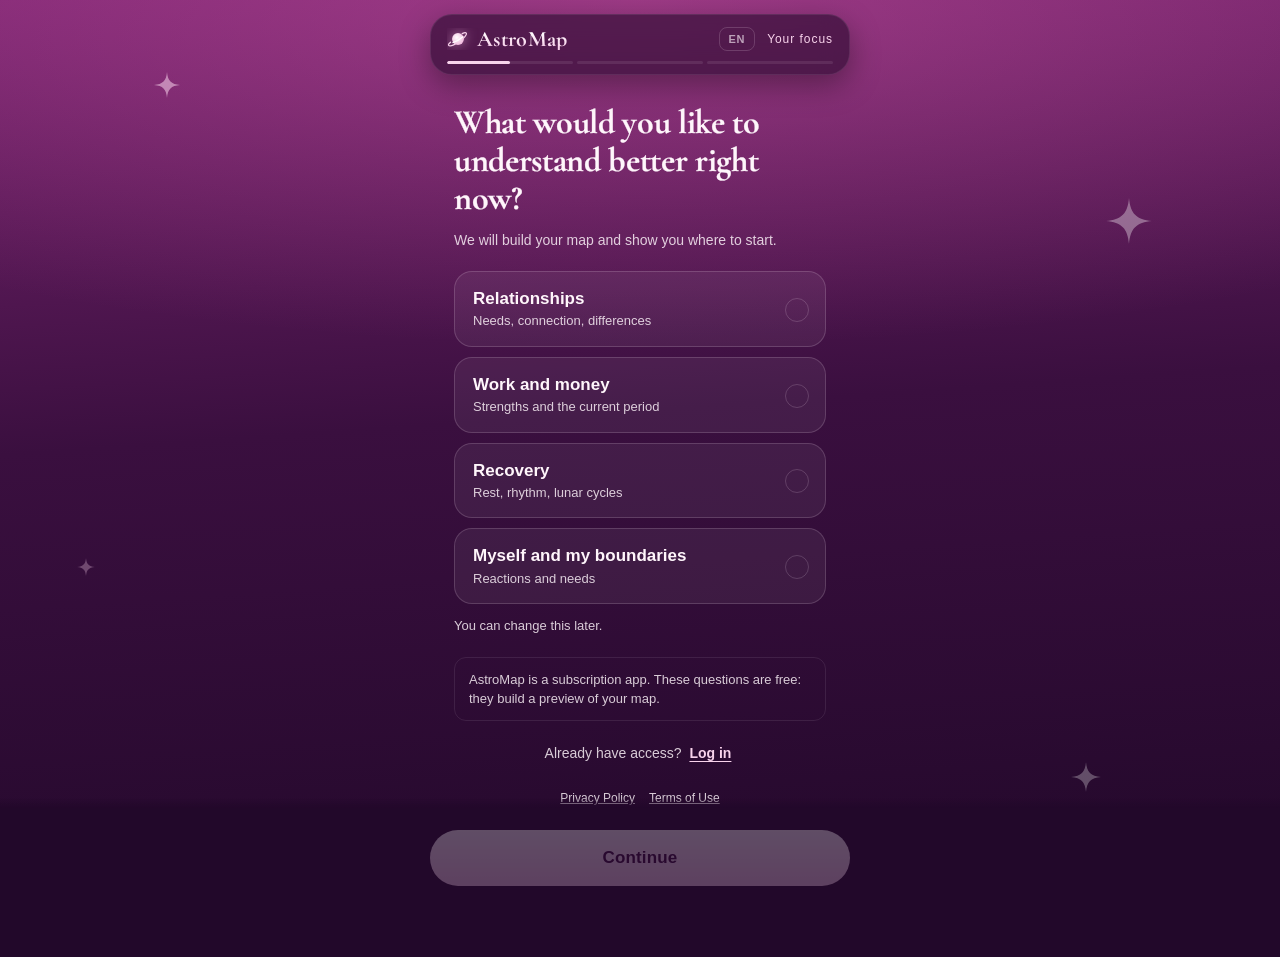
<file: funnel/index.html>
<!DOCTYPE html>
<html lang="en">
<head>
<meta charset="utf-8">
<meta name="viewport" content="width=device-width, initial-scale=1, viewport-fit=cover">
<title>AstroMap</title>
<link rel="icon" href="favicon.ico" sizes="any">
<link rel="icon" type="image/png" sizes="32x32" href="assets/icons/icon-32.png">
<link rel="icon" type="image/png" sizes="192x192" href="assets/icons/icon-192.png">
<link rel="apple-touch-icon" href="assets/icons/apple-touch-icon.png">
<script>
/* Страница открыта внутри iframe на нашем же origin (раньше так бывало с
   окном оплаты Gumroad; сейчас окна оплаты нет, защита оставлена). Ничего не
   рисуем, ничего не считаем и просим окно закрыться — человек и так уже на
   этой странице, снаружи. Чужие сайты, встроившие нас, сюда не попадают:
   доступ к адресу родителя есть только при общем origin. */
(function () {
  var framedByUs = false;
  try { framedByUs = window.self !== window.top && window.parent.location.origin === location.origin; } catch (e) {}
  if (!framedByUs) { return; }
  window.ASTROMAP_FRAMED = true;
  document.documentElement.style.display = 'none';
  try { window.parent.postMessage('astromap:close-pay', location.origin); } catch (e) {}
})();
</script>
<script>
/* ВСТРОЕННЫЙ БРАУЗЕР TIKTOK И ПЕРЕДАЧА В НАСТОЯЩИЙ.

   Здесь две вещи. Первая — признак «мы внутри TikTok» (window.ASTROMAP_INAPP):
   по нему flow.js сразу на входе показывает инструкцию «••• → Открыть в
   браузере» (showStartGate), а оставшимся в TikTok — ещё раз вместо
   перехода на Stripe, который TikTok блокирует (showBrowserHandoff).

   Вторая — запасной путь: ссылка, которую инструкция кладёт в буфер
     astromap.me/?go=monthly&h=<ответы квиза>
   Вставленная в Safari/Chrome, она разбирается ниже: ответы квиза
   кладутся в localStorage (у встроенного браузера оно своё, и без этого
   продукт после оплаты попросил бы дату рождения заново), ставится отметка
   «ушёл на оплату», адрес стирается и страница уходит на чекаут Stripe.
   В Stripe ответы не попадают: адрес стирается до ухода, а на чужой домен браузер
   отдаёт только origin. Старые ссылки с #h по-прежнему понимаются.

   Через «••• → Открыть в браузере» TikTok передаёт ИСХОДНУЮ ссылку из
   профиля, а не текущий адрес, поэтому этот путь ответов не переносит.

   Ссылки чекаута — те же, что CHECKOUT_URL / CHECKOUT_URL_YEAR в
   js/flow.js. Меняешь там — меняй и здесь. */
(function () {
  /* Признак встроенного браузера — не только по словам TikTok в
     user-agent: у разных версий и платформ строка разная, и на одном
     телефоне второй тестов TikTok не распознавался — страница делала
     автоматический переход, и TikTok показывал экран блокировки. Поэтому
     ещё и общий признак встроенного браузера:
       iPhone — у Safari, Chrome, Firefox и Edge в user-agent всегда есть
         «Safari/», у встроенных браузеров приложений (WKWebView) — нет.
         Сайт с домашнего экрана тоже без «Safari/», его отличает
         navigator.standalone.
       Android — встроенный браузер (WebView) помечен «; wv)». */
  var ua = navigator.userAgent;
  /* Новые версии TikTok на iPhone выдают user-agent, неотличимый от
     Safari (с «Safari/» и без слов TikTok), — по строке их не узнать, и
     человек проходил воронку внутри TikTok без инструкции, а оплата
     уходила на Stripe Checkout. Поэтому на iPhone ещё два признака,
     которые подделать нельзя:
       navigator.standalone — свойство есть только у Safari (false во
         вкладке, true на домашнем экране); во встроенном браузере
         приложения (WKWebView) его нет вовсе;
       window.webkit.messageHandlers — мост между страницей и приложением,
         его есть только у WKWebView приложения.
     Chrome, Firefox, Edge и другие браузеры на iPhone — тоже WKWebView, их
     отличает своя метка в user-agent (CriOS, FxiOS, EdgiOS…). */
  var IOS = /iPhone|iPad|iPod/.test(ua);
  var IOS_BROWSER = /CriOS|FxiOS|EdgiOS|OPiOS|OPT\/|YaBrowser|DuckDuckGo/.test(ua);
  var iosWebView = IOS && !IOS_BROWSER && navigator.standalone !== true && (
    !/Safari\//.test(ua) ||
    typeof navigator.standalone === 'undefined' ||
    !!(window.webkit && window.webkit.messageHandlers));
  var INAPP = /musical_ly|bytedance|tiktok|trill_|aweme|bytelocale/i.test(ua) || iosWebView ||
    (/Android/.test(ua) && /; wv\)/.test(ua));
  /* Проверка без телефона: localStorage.setItem('astromap.qa.inapp', '1')
     в консоли включает тот же режим, removeItem — выключает. */
  try { if (localStorage.getItem('astromap.qa.inapp') === '1') { INAPP = true; } } catch (e) {}
  window.ASTROMAP_INAPP = INAPP;
  /* Для ?fpdebug: три последних захода — когда, внутри TikTok или нет, с
     каким адресом (параметр h с ответами вырезан). По ним видно, открыл ли
     TikTok по «Открыть в браузере» ссылку с ?src=tiktok. */
  try {
    if (!/[?&]fpdebug(=|&|$)/.test(location.search)) {
      var log = JSON.parse(localStorage.getItem('astromap.dbg.landings') || '[]');
      log.unshift({ at: new Date().toISOString().slice(11, 19), inapp: INAPP,
        url: location.pathname + location.search.replace(/([?&]h=)[^&]*/, '$1…') });
      localStorage.setItem('astromap.dbg.landings', JSON.stringify(log.slice(0, 3)));
    }
  } catch (e) {}
  var CHECKOUT = {
    monthly: 'https://buy.stripe.com/8x2aEPgKF4yz4Lrgya9fW00',  /* то же, что CHECKOUT_URL */
    yearly: 'https://buy.stripe.com/00w3cn0LHfdd2Dj0zc9fW02'     /* то же, что CHECKOUT_URL_YEAR */
  };
  var LANGS = ['en', 'pl', 'ru', 'uk', 'de', 'es', 'fr', 'it', 'pt', 'tr'];
  if (window.ASTROMAP_FRAMED) { return; }
  try {
    var q = new URLSearchParams(location.search);
    var plan = q.get('go');
    var lang = 'en';
    if (!CHECKOUT[plan] || INAPP) { return; }
    var h = (location.hash.match(/[#&]h=([^&]+)/) || [])[1] || q.get('h');
    if (h) {
      var bin = atob(h.replace(/-/g, '+').replace(/_/g, '/'));
      var bytes = new Uint8Array(bin.length);
      for (var i = 0; i < bin.length; i++) { bytes[i] = bin.charCodeAt(i); }
      var data = JSON.parse(new TextDecoder().decode(bytes));
      if (data && data.f && data.f.dob && data.f.dob.y) {
        localStorage.setItem('astromap.funnel', JSON.stringify(data.f));
      }
      if (data && LANGS.indexOf(data.l) >= 0) { localStorage.setItem('astromap.lang', data.l); lang = data.l; }
    }
    /* Этот переход — не новый заход по ссылке, а продолжение того же. */
    sessionStorage.setItem('astromap.visit', '1');
    window.ASTROMAP_HANDOFF = true;
    /* Не на Stripe Checkout, а на пейволл нужного плана: оплата — окном
       Apple Pay по кнопке (js/wallet.js). */
    sessionStorage.setItem('astromap.q2.step', plan === 'yearly' ? 'year' : 'pay');
    location.replace(location.pathname + '?funnel');
  } catch (e) { /* битая ссылка — просто показываем воронку */ }
})();
</script>
<script>
/* Заход по ссылке — один на вкладку, в счётчик cf-worker/visits.js.
   Источник — ?utm_source (или короткое ?src), кампания — ?utm_campaign;
   без меток — домен, с которого перешли, иначе direct. Отправляется ДО
   переадресации ниже, чтобы купившие, пришедшие по ссылке, тоже
   считались: sendBeacon доживает до конца запроса и после ухода со страницы.

   Метка в sessionStorage — чтобы смена языка (это перезагрузка страницы)
   и «Назад» с чекаута не считались новым заходом. Тело — text/plain: так
   запрос «простой», без предварительного OPTIONS. Ни cookies, ни
   идентификатора человека не отправляется. Пустой VISITS_URL — ничего
   не шлём. */
(function () {
  var VISITS_URL = 'https://astromap-visits.egorrut3030.workers.dev/hit';
  try {
    if (!VISITS_URL || window.ASTROMAP_FRAMED || sessionStorage.getItem('astromap.visit')) { return; }
    sessionStorage.setItem('astromap.visit', '1');
    var q = new URLSearchParams(location.search);
    var source = q.get('utm_source') || q.get('src') || '';
    if (!source && document.referrer) {
      var host = new URL(document.referrer).hostname.replace(/^www\./, '');
      if (host && host !== location.hostname) { source = host; }
    }
    var body = JSON.stringify({ source: source || 'direct', campaign: q.get('utm_campaign') || '' });
    var blob = new Blob([body], { type: 'text/plain' });
    if (!(navigator.sendBeacon && navigator.sendBeacon(VISITS_URL, blob))) {
      fetch(VISITS_URL, { method: 'POST', body: blob, keepalive: true, mode: 'no-cors' })
        .catch(function () {});
    }
  } catch (e) { /* приватный режим или старый браузер — без счётчика */ }
})();
</script>
<script>
/* Воронка и продукт живут на одном адресе (astromap.me и astromap.me/product/),
   но человек, который уже купил, не должен снова проходить квиз и пейволл.
   Поэтому до отрисовки чего-либо:

   - доступ подтверждён (astromap.access, его пишет гейт продукта) → сразу в
     продукт;
   - доступа нет, но за последние трое суток человек ушёл на оплату
     (astromap.checkout, пишет flow.js перед переходом на Stripe) → на гейт
     продукта в режиме «ссылка для входа пришла на почту». Там же есть ссылка обратно на
     оплату — на случай, если он её не завершил.

   Один домен здесь не случайность: localStorage общий только в пределах
   одного origin, а продукт забирает из него данные квиза (astromap.funnel).
   Вынести продукт на поддомен значит потерять этот стык.

   ?funnel в адресе отключает переадресацию — чтобы можно было посмотреть
   воронку с браузера, где продукт уже открыт. */
(function () {
  /* Пришёл из TikTok в настоящий браузер (?src=tiktok — это ссылка из
     профиля, которую TikTok отдаёт по «Открыть в браузере»): сначала
     flow.js спрашивает воркер, нет ли ожидающей оплаты с этого телефона
     (кнопка «Оплатить через Apple Pay» в TikTok), и только если нет —
     вызывает эту переадресацию сам. Иначе старая отметка «ушёл на оплату»
     увела бы на гейт раньше, чем мы узнаем, что человек пришёл платить. */
  window.ASTROMAP_PAID_REDIRECT = paidRedirect;
  if (window.ASTROMAP_FRAMED) { return; }
  if (!window.ASTROMAP_INAPP && /[?&]src=tiktok(&|$)/.test(location.search)) {
    window.ASTROMAP_TT_ARRIVAL = true;
    return;
  }
  paidRedirect();
  function paidRedirect() {
  try {
    if (window.ASTROMAP_HANDOFF) { return; }   /* уже уходим на чекаут */
    /* Внутри TikTok — никаких автоматических переходов. Его браузер
       блокирует переход, который страница делает сама, без нажатия:
       купивший (или просто открывший окно оплаты) человек, вернувшись на
       astromap.me, видел вместо сайта «Open this link in your browser» с
       адресом product/?paid=1. Там остаётся воронка, а вход — по ссылке
       «Войти» на первом экране, то есть по нажатию. */
    if (window.ASTROMAP_INAPP) { return; }
    if (/[?&](funnel|fpdebug)(=|&|$)/.test(location.search)) { return; }
    var a = JSON.parse(localStorage.getItem('astromap.access') || 'null');
    if (a && a.email && a.token) { window.ASTROMAP_LEAVING = true; location.replace('product/'); return; }
    /* Та же вкладка, из которой уходили на оплату (sessionStorage живёт до
       закрытия вкладки), — это почти всегда «Назад» с чекаута Stripe без
       оплаты. Его не отправляем на гейт с «ссылка летит на почту». */
    if (sessionStorage.getItem('astromap.checkoutTab')) { return; }
    /* Пришёл из TikTok по ссылке из профиля, а ожидающей оплаты не нашлось:
       отметка «ушёл на оплату» тут почти наверняка старая, и экран «ключ
       летит на почту» человеку, который пришёл покупать, только мешает. */
    if (window.ASTROMAP_TT_ARRIVAL) { return; }
    var co = JSON.parse(localStorage.getItem('astromap.checkout') || 'null');
    if (co && co.at && Date.now() - co.at < 72 * 3600 * 1000) {
      /* Флаг для flow.js: страница уходит, шаги воронки не считаем. */
      window.ASTROMAP_LEAVING = true;
      location.replace('product/?paid=1');
    }
  } catch (e) { /* приватный режим — просто показываем воронку */ }
  }
})();
</script>
<script>
/* Язык выбирается до загрузки текстов: copy.js читает window.ASTROMAP_LANG.
   SUPPORTED держать в паре с ключами в copy.js и reading-copy.js и с пунктами
   меню #langMenu ниже. Ключ общий с продуктом — astromap.lang, поэтому язык,
   выбранный до оплаты, открывается и после неё.

   Если явного выбора ещё нет, один раз подставляем язык браузера
   (navigator.languages) — это не геолокация, а стандартный сигнал
   предпочтения, доступный статичному сайту. Так же сделано в продукте. */
(function () {
  var SUPPORTED = ['en', 'pl', 'ru', 'uk', 'de', 'es', 'fr', 'it', 'pt', 'tr'];
  var l = null;
  /* ?lang=es в ссылке (например, в профиле испанского TikTok-аккаунта)
     важнее всего остального и запоминается: TikTok подставляет язык
     своего интерфейса, а не страны аудитории. Дальше человек может
     сменить язык в меню, как обычно. */
  try {
    var ql = (new URLSearchParams(location.search).get('lang') || '').toLowerCase();
    if (SUPPORTED.indexOf(ql) >= 0) { localStorage.setItem('astromap.lang', ql); }
  } catch (e) {}
  try { l = localStorage.getItem('astromap.lang'); } catch (e) {}
  if (!l) {
    var cands = (navigator.languages && navigator.languages.length)
      ? navigator.languages : [navigator.language || 'en'];
    for (var i = 0; i < cands.length && !l; i++) {
      var code = String(cands[i]).slice(0, 2).toLowerCase();
      if (SUPPORTED.indexOf(code) >= 0) { l = code; }
    }
  }
  if (!l || SUPPORTED.indexOf(l) < 0) { l = 'en'; }
  window.ASTROMAP_LANG = l;
  document.documentElement.lang = l;
})();
</script>
<script>
/* ВОРОНКА: основная — квиз v2 ('q2', js/quiz.js). Прежняя воронка ('a',
   экраны s1–s7 в flow.js) осталась в коде как запасная и открывается только
   по ?quiz=1 — в этой вкладке, без запоминания, чтобы случайная ссылка не
   закрепила человека в старой версии. Старое значение astromap.variant
   (времён теста 50/50) больше не читается: все видят квиз v2.

   ASTROMAP_TEST — проверочный заход: ?src=test…/utm_source=test…, метки
   deploy…/…check… (те же правила, что у сводки заходов) и localhost. Шаги
   воронки с такой вкладки не отправляются. */
(function () {
  var v = 'q2';
  try {
    var q = new URLSearchParams(location.search);
    if (q.get('quiz') === '1') { sessionStorage.setItem('astromap.oldFunnel', '1'); }
    if (q.get('quiz') === '2') { sessionStorage.removeItem('astromap.oldFunnel'); }
    if (sessionStorage.getItem('astromap.oldFunnel') === '1') { v = 'a'; }
    var src = String(q.get('utm_source') || q.get('src') || '').toLowerCase();
    var test = /^test|^deploy|check/.test(src) || /^(localhost|127\.0\.0\.1|\[::1\])$/.test(location.hostname);
    if (test) { sessionStorage.setItem('astromap.test', '1'); }
    window.ASTROMAP_TEST = test || sessionStorage.getItem('astromap.test') === '1';
  } catch (e) { v = 'q2'; }
  window.ASTROMAP_VARIANT = v;
  document.documentElement.setAttribute('data-variant', v);
})();
</script>
<link rel="stylesheet" href="css/tokens.css">
<link rel="stylesheet" href="css/flow.css">
</head>
<body>

<!-- декор фона. SVG инлайновый: <use href="file.svg#id"> не работает по file:// -->
<div class="sky" aria-hidden="true">
  <svg class="s1" viewBox="0 0 100 100"><path d="M50 0C53 34 66 47 100 50 66 53 53 66 50 100 47 66 34 53 0 50 34 47 47 34 50 0Z" fill="#F8D3EC"/></svg>
  <svg class="s2" viewBox="0 0 100 100"><path d="M50 0C53 34 66 47 100 50 66 53 53 66 50 100 47 66 34 53 0 50 34 47 47 34 50 0Z" fill="#FFFFFF"/></svg>
  <svg class="s3" viewBox="0 0 100 100"><path d="M50 0C53 34 66 47 100 50 66 53 53 66 50 100 47 66 34 53 0 50 34 47 47 34 50 0Z" fill="#F8D3EC"/></svg>
  <svg class="s4" viewBox="0 0 100 100"><path d="M50 0C53 34 66 47 100 50 66 53 53 66 50 100 47 66 34 53 0 50 34 47 47 34 50 0Z" fill="#FFFFFF"/></svg>
</div>

<div class="app">

  <header class="top" id="top">
    <div class="top__pill">
      <div class="top__row">
        <!-- Назад и фазы — только у квиза v2 (js/quiz.js). -->
        <button class="top__back hidden" id="qBack" type="button"></button>
        <span class="top__brand" data-t="brand"></span>
        <span class="top__right">
        <!-- Десяти языкам не хватит места рядными пилюлями, как хватало
             двум: кнопка с текущим кодом раскрывает список родных названий.
             Тот же приём, что в шапке продукта. -->
        <span class="lang" role="group" aria-label="Language">
          <button class="lang__b lang__toggle" id="langToggle" type="button"
            aria-haspopup="listbox" aria-expanded="false" aria-controls="langMenu">EN</button>
          <div class="langmenu" id="langMenu" role="listbox" hidden>
            <button class="langmenu__item" type="button" data-lang="en" role="option">English</button>
            <button class="langmenu__item" type="button" data-lang="pl" role="option">Polski</button>
            <button class="langmenu__item" type="button" data-lang="ru" role="option">Русский</button>
            <button class="langmenu__item" type="button" data-lang="uk" role="option">Українська</button>
            <button class="langmenu__item" type="button" data-lang="de" role="option">Deutsch</button>
            <button class="langmenu__item" type="button" data-lang="es" role="option">Español</button>
            <button class="langmenu__item" type="button" data-lang="fr" role="option">Français</button>
            <button class="langmenu__item" type="button" data-lang="it" role="option">Italiano</button>
            <button class="langmenu__item" type="button" data-lang="pt" role="option">Português</button>
            <button class="langmenu__item" type="button" data-lang="tr" role="option">Türkçe</button>
          </div>
        </span>
          <span class="top__pct" id="pct"></span>
        </span>
      </div>
      <div class="bar" id="bar" role="progressbar" aria-valuemin="0" aria-valuemax="100"
           data-tlabel="a11y.progress">
        <i class="bar__seg"></i><i class="bar__seg"></i><i class="bar__seg"></i><i class="bar__seg"></i><i class="bar__seg"></i>
      </div>
    </div>
  </header>

  <main>

    <!-- ===================================================== 1. дата -->
    <section class="scr is-active" id="s1">
      <p class="eyebrow" data-t="s1.eyebrow"></p>
      <h1 class="h1" data-t="s1.title"></h1>
      <div class="fields">
        <div class="field">
          <label class="field__lab" for="d1" data-t="s1.day"></label>
          <select id="d1"></select>
        </div>
        <div class="field">
          <label class="field__lab" for="m1" data-t="s1.month"></label>
          <select id="m1"></select>
        </div>
        <div class="field">
          <label class="field__lab" for="y1" data-t="s1.year"></label>
          <select id="y1"></select>
        </div>
      </div>
      <!-- Результат первого шага — не строчка, а первая точка на карте.
           Круг и легенда рисуются одним и тем же кодом на всех экранах
           (js/wheel.js), поэтому на третьем экране это буквально та же
           карта, в которую доехали ещё две точки. -->
      <div class="res hidden" id="s1res">
        <div class="mapbox" id="s1map"></div>
        <div class="res__lab" data-t="s1.resultLabel"></div>
        <div class="res__val" id="s1sign"></div>
        <div class="res__txt" id="s1line"></div>
        <div class="res__meta" id="s1el"></div>
        <p class="mapnote" id="s1mapnote"></p>
      </div>
      <!-- Вход для тех, кто уже купил, но открыл сайт на новом устройстве
           или после очистки браузера: переадресация в <head> их не видит. -->
      <p class="signin"><span data-t="access.s1Q"></span> <a href="product/" data-t="access.s1Link"></a></p>
    </section>

    <!-- ===================================================== 2. темы -->
    <section class="scr" id="s2">
      <p class="eyebrow" data-t="s2.eyebrow"></p>
      <h1 class="h1" data-t="s2.title"></h1>
      <p class="hint" data-t="s2.hint"></p>
      <div class="tiles" id="tiles" role="group" data-tlabel="a11y.themes"></div>
    </section>

    <!-- ===================================================== 3. время и место -->
    <section class="scr" id="s3">
      <p class="eyebrow" data-t="s3.eyebrow"></p>
      <h1 class="h1" data-t="s3.title"></h1>
      <p class="hint" data-t="s3.hint"></p>
      <div class="fields">
        <div class="field">
          <label class="field__lab" for="hh" data-t="s3.hour"></label>
          <select id="hh"></select>
        </div>
        <div class="field">
          <label class="field__lab" for="mm" data-t="s3.minute"></label>
          <select id="mm"></select>
        </div>
      </div>
      <label class="check">
        <input type="checkbox" id="noTime">
        <span data-t="s3.unknown"></span>
      </label>
      <!-- Город ищется, а не выбирается из списка: список один на все десять
           языков и в нём 864 города — прокруткой такой не берут. Поиск
           понимает кириллицу и местные написания (см. cities.js). -->
      <div class="fields fields--stack">
        <div class="field field--wide citypick">
          <label class="field__lab" for="city" data-t="s3.city"></label>
          <!-- Поле и подсказки в отдельной обёртке: меню отсчитывается от её
               низа, то есть висит прямо под полем, а не под ссылкой ручного
               ввода, как было, когда якорем служил весь .citypick. -->
          <div class="citypick__box">
            <input type="text" id="city" class="citypick__input" autocomplete="off"
              role="combobox" aria-expanded="false" aria-autocomplete="list" aria-controls="cityMenu">
            <div class="citypick__menu" id="cityMenu" role="listbox" hidden></div>
          </div>
          <input type="hidden" id="cityJson" value="">
          <button type="button" class="citypick__manualtoggle" id="cityManual"></button>
          <div class="citypick__manualbox" id="cityManualBox" hidden>
            <input type="text" id="cityManualName" autocomplete="off">
            <select id="cityManualOffset"></select>
            <button type="button" class="citypick__manualapply" id="cityManualApply"></button>
          </div>
        </div>
      </div>
      <!-- Стадии расчёта. Каждая строка соответствует операции, которая
           действительно выполняется в этот момент (см. calcChart в flow.js);
           выдуманных шагов здесь нет. -->
      <ol class="calc hidden" id="calc"></ol>
      <div class="mapbox hidden" id="s3map"></div>

      <!-- Большая тройка одним объектом, а не тремя карточками подряд:
           Солнце, Луна и Асцендент — это одна конфигурация, и три
           отдельных блока читались бы как три независимых результата. -->
      <div class="big3 hidden" id="big3"></div>
      <p class="res__meta hidden" id="s3note"></p>
    </section>

    <!-- ===================================================== 4. партнёр -->
    <section class="scr" id="s4">
      <p class="eyebrow" data-t="s4.eyebrow"></p>
      <h1 class="h1" data-t="s4.title"></h1>
      <p class="hint" data-t="s4.hint"></p>
      <div class="fields">
        <div class="field">
          <label class="field__lab" for="d2" data-t="s1.day"></label>
          <select id="d2"></select>
        </div>
        <div class="field">
          <label class="field__lab" for="m2" data-t="s1.month"></label>
          <select id="m2"></select>
        </div>
        <div class="field">
          <label class="field__lab" for="y2" data-t="s1.year"></label>
          <select id="y2"></select>
        </div>
      </div>
      <div class="score hidden" id="scoreBox">
        <div class="score__num" id="scoreNum">0</div>
        <div class="score__lab" data-t="s4.scoreLabel"></div>
        <div class="track"><i class="track__fill" id="scoreFill"></i></div>
        <div class="score__t" id="scoreT"></div>
        <div class="score__d" id="scoreD"></div>
        <div class="score__foot" data-t="s4.scoleFoot"></div>
      </div>
    </section>

    <!-- ===================================================== 5. сводка -->
    <section class="scr" id="s5">
      <p class="eyebrow" data-t="s5.eyebrow"></p>
      <h1 class="h1" data-t="s5.title"></h1>
      <!-- Собранная карта, а не сводка формы: круг, который человек строил
           четыре экрана, его основа, его фокус и небо над ней прямо сейчас.
           Таблица «ключ — значение» на этом месте читалась как страница
           подтверждения заказа. -->
      <div class="mapbox" id="s5map"></div>
      <div class="sum" id="sum"></div>

      <!-- Превью продукта на данных этого человека. Считается тем же кодом,
           что и сам продукт (см. js/preview.js), поэтому цифры здесь и после
           оплаты — один расчёт. Если ядро не загрузилось, блок остаётся
           пустым и экран работает как раньше. -->
      <section class="pv hidden" id="pv">
        <h2 class="pv__h" id="pvH"></h2>
        <p class="pv__sub" id="pvSub"></p>
        <div class="pv__tabs" id="pvTabs" role="tablist"></div>
        <div class="pv__body" id="pvBody"></div>
      </section>

      <p class="hint" data-t="s5.ready"></p>
    </section>

    <!-- ===================================================== 6. пейволл -->
    <section class="scr" id="s6">
      <p class="eyebrow" data-t="paywall.eyebrow"></p>
      <h1 class="h1" data-t="paywall.title"></h1>
      <!-- Пейволл показывает ИХ карту и ИХ небо, а не общий прайс: человек
           к этому моменту уже видел продукт в превью, и цена продолжает
           начатое, а не открывает новую сделку. -->
      <p class="pw__me" id="pwMe"></p>

      <!-- Цена стоит сразу под строкой про фокус, а не в конце экрана: до
           переноса она лежала после карты, блока «небо движется» и списка
           «что открывается», то есть ниже сгиба на любом телефоне, и её
           видели только те, кто долистал. Условия подписки (planDisc) едут
           вместе с ценой — это один блок, и разносить их нельзя.
           Строка согласия остаётся внизу, рядом с кнопкой, на которую
           ссылается. -->
      <div class="plan">
        <div class="plan__t" data-t="paywall.planTitle"></div>
        <div class="plan__p" id="planPrice"></div>
        <div class="plan__after" id="planAfter"></div>
        <p class="disc" id="planDisc"></p>
      </div>

      <!-- Как устроен вход после оплаты — говорим это ДО оплаты, крупно, а
           не мелким шрифтом. -->
      <div class="keynote">
        <svg class="keynote__ic" viewBox="0 0 48 40" aria-hidden="true">
          <rect x="2" y="8" width="44" height="30" rx="6" fill="none" stroke="currentColor" stroke-width="2.4"/>
          <path d="M3.5 10.5 24 25l20.5-14.5" fill="none" stroke="currentColor" stroke-width="2.4" stroke-linejoin="round"/>
          <circle cx="36" cy="8" r="6.5" fill="#3A0F3F" stroke="currentColor" stroke-width="2.4"/>
          <path d="M36 5v6M33 8h6" stroke="currentColor" stroke-width="2.4" stroke-linecap="round"/>
        </svg>
        <div>
          <div class="keynote__t" data-t="access.keyTitle"></div>
          <p class="keynote__d" data-t="access.keyText"></p>
        </div>
      </div>

      <div class="mapbox mapbox--pw" id="pwMap"></div>
      <div class="pw__moves" id="pwMoves"></div>
      <div class="inc" id="inc"></div>

      <!-- Соцдоказательства здесь нет намеренно: цифр пользователей у продукта
           пока не существует. Когда появятся реальные — вставлять сюда,
           селектор .plan + .proof, и только проверяемые формулировки. -->

      <p class="legal" id="legal"></p>
      <p class="legal checkout-note hidden" id="checkoutNote"></p>
      <p class="signin"><span data-t="access.paidQ"></span> <a href="product/" data-t="access.paidLink"></a></p>
    </section>

    <!-- ===================================================== 7. recovery -->
    <section class="scr" id="s7">
      <p class="eyebrow" data-t="paywall.eyebrow"></p>
      <h1 class="h1" data-t="recovery.title"></h1>
      <p class="hint" data-t="recovery.sub"></p>

      <!-- Опроса «что вас остановило» здесь больше нет: отказ от месячного
           плана ведёт прямо к годовому, без промежуточного шага. Блок
           годового плана поэтому и не скрыт — он единственное, что на этом
           экране есть. -->
      <div class="alt" id="altBox">
        <div class="alt__t" data-t="recovery.yearTitle"></div>
        <div class="alt__p" id="onePrice"></div>
        <p class="disc" id="oneDisc"></p>
        <!-- Экран годового плана — это списание денег, значит нужна та же
             строка согласия, что и на пейволле, с названием ЭТОЙ кнопки. -->
        <p class="legal" id="legalYear"></p>
        <p class="legal checkout-note hidden" id="checkoutNoteYear"></p>
      </div>

      <!-- Как устроен вход после оплаты — говорим это ДО оплаты, крупно, а
           не мелким шрифтом. -->
      <div class="keynote">
        <svg class="keynote__ic" viewBox="0 0 48 40" aria-hidden="true">
          <rect x="2" y="8" width="44" height="30" rx="6" fill="none" stroke="currentColor" stroke-width="2.4"/>
          <path d="M3.5 10.5 24 25l20.5-14.5" fill="none" stroke="currentColor" stroke-width="2.4" stroke-linejoin="round"/>
          <circle cx="36" cy="8" r="6.5" fill="#3A0F3F" stroke="currentColor" stroke-width="2.4"/>
          <path d="M36 5v6M33 8h6" stroke="currentColor" stroke-width="2.4" stroke-linecap="round"/>
        </svg>
        <div>
          <div class="keynote__t" data-t="access.keyTitle"></div>
          <p class="keynote__d" data-t="access.keyText"></p>
        </div>
      </div>
      <p class="signin"><span data-t="access.paidQ"></span> <a href="product/" data-t="access.paidLink"></a></p>
    </section>

  </main>
</div>

<div class="dock">
  <div class="dock__in">
    <button class="cta cta--ghost hidden" id="ghost" type="button"></button>
    <button class="cta" id="cta" type="button" disabled></button>
  </div>
</div>

<script src="js/cities.js"></script>
<script src="js/wheel.js"></script>
<script src="js/preview.js"></script>
<script src="js/astro.js"></script>
<script src="js/copy.js"></script>
<!-- Тексты выбранного языка. В copy.js лежат только en и pl, остальные восемь
     — отдельными файлами по 14–21 КБ, и подключается ровно один: грузить
     все десять ради одного было бы около 350 КБ до первой отрисовки.

     document.write здесь потому, что статике больше нечем: src в разметке
     не бывает динамическим, а любая асинхронная догрузка означала бы, что
     flow.js стартует раньше текстов. Запись синхронная, скрипт свой же,
     не со стороннего домена — это тот случай, где браузеры её не режут.
     Файла нет или не догрузился — COPY остаётся английским, и воронка
     работает дальше. -->
<script>
(function () {
  var l = window.ASTROMAP_LANG;
  if (l && l !== 'en' && l !== 'pl') {
    document.write('<script src="js/lang/' + l + '.js"><\/script>');
  }
})();
</script>
<script src="js/wallet.js"></script>
<script src="js/flow.js"></script>
<!-- Квиз v2 — только в его варианте эксперимента: прежней воронке эти
     25 КБ не нужны. Тексты: английский (он же запасной) + один язык. -->
<script>
(function () {
  if (window.ASTROMAP_VARIANT !== 'q2' || window.ASTROMAP_HANDOFF || window.ASTROMAP_FRAMED) { return; }
  var l = window.ASTROMAP_LANG;
  document.write('<script src="js/quiz-copy.js"><\/script>');
  if (l && l !== 'en') { document.write('<script src="js/lang/' + l + '-quiz.js"><\/script>'); }
  document.write('<script src="js/quiz.js"><\/script>');
})();
</script>
</body>
</html>
</file>
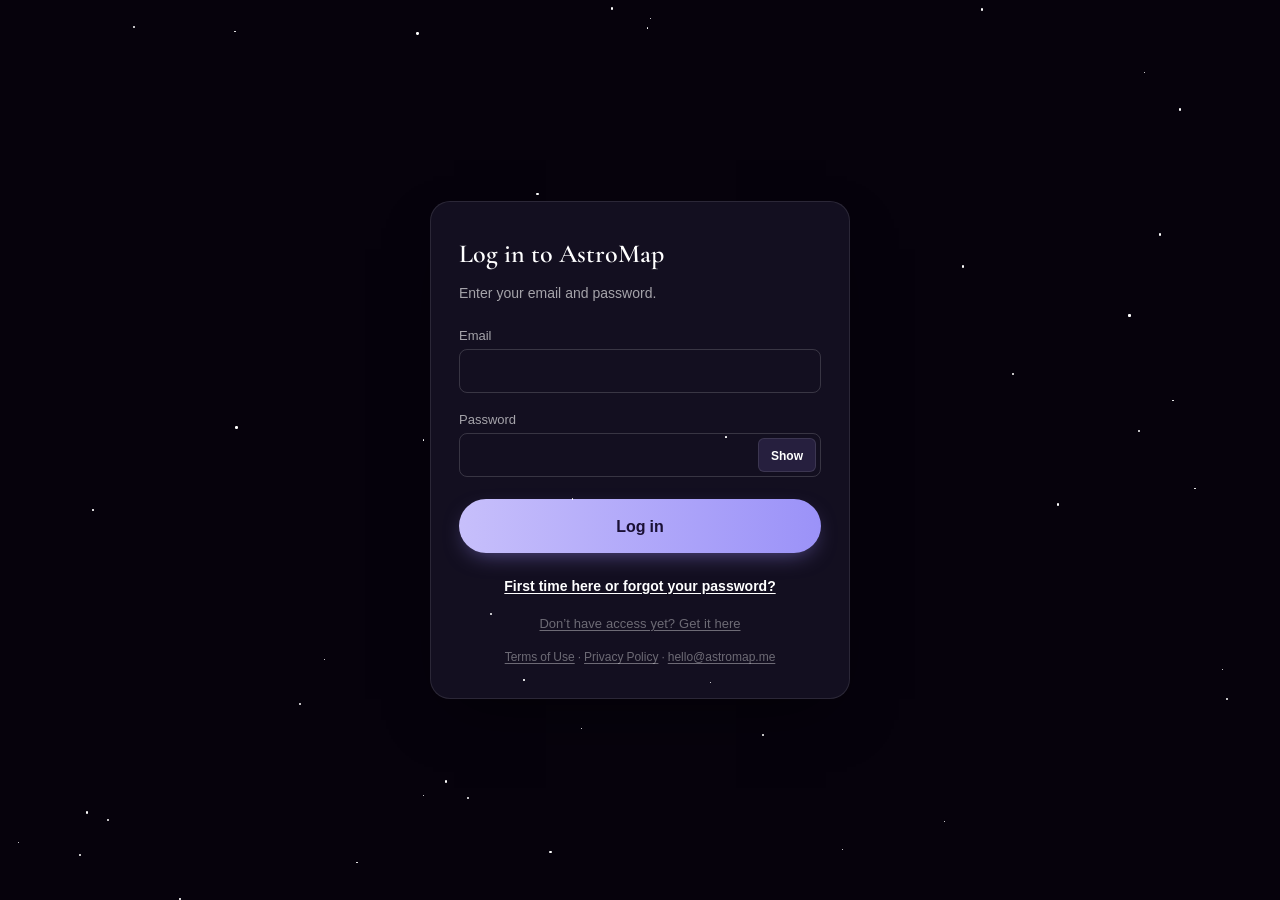
<file: product/index.html>
<!DOCTYPE html>
<html lang="en">
<head>
<meta charset="utf-8">
<!-- viewport-fit=cover отдаёт странице весь экран, включая зону под вырезом и
     под домашней полосой; отступы от них берутся в CSS через env(safe-area-*)
     — см. .topbar и .main в css/app.css. Без cover iOS сам держит страницу в
     безопасной зоне, но в горизонтальной ориентации оставляет по бокам
     чёрные поля, а фон продукта на них не распространяется. -->
<meta name="viewport" content="width=device-width, initial-scale=1, viewport-fit=cover">
<title>AstroMap</title>
<link rel="icon" type="image/png" sizes="32x32" href="assets/icons/icon-32.png">
<link rel="icon" type="image/png" sizes="192x192" href="assets/icons/icon-192.png">
<link rel="apple-touch-icon" href="assets/icons/apple-touch-icon.png">
<script>
/* Язык выбирается до загрузки текстов: texts.js читает window.APP_LANG.
   SUPPORTED — держать в паре с ключами T_ALL в texts.js и с пунктами
   меню #langMenu ниже. Явный выбор пользователя хранится в localStorage
   (ключ astromap.lang, общий с воронкой) и переживает обновления;
   при первом визите, пока такого выбора ещё нет, один раз подставляем
   язык браузера (navigator.languages) — это не геолокация (той нужно
   разрешение и часто внешний сервис, которого у статичного сайта нет),
   а стандартный для веба сигнал предпочтения языка. */
(function () {
  var SUPPORTED = ['en', 'pl', 'ru', 'uk', 'de', 'es', 'fr', 'it', 'pt', 'tr'];
  var l = null;
  try { l = localStorage.getItem('astromap.lang'); } catch (e) {}
  if (!l) {
    var cands = (navigator.languages && navigator.languages.length) ? navigator.languages : [navigator.language || 'en'];
    for (var i = 0; i < cands.length && !l; i++) {
      var code = String(cands[i]).slice(0, 2).toLowerCase();
      if (SUPPORTED.indexOf(code) >= 0) { l = code; }
    }
  }
  if (!l || SUPPORTED.indexOf(l) < 0) { l = 'en'; }
  window.APP_LANG = l;
  document.documentElement.lang = l;
})();
</script>
<link rel="stylesheet" href="css/tokens.css">
<link rel="stylesheet" href="css/app.css">
</head>
<body>

<div class="stars" id="stars" aria-hidden="true"></div>
<script>
/* Звёздный фон: 44 точки со случайной позицией/длительностью мерцания.
   Инлайн, а не в app.js — чисто декоративный слой, не часть логики приложения. */
(function () {
  var host = document.getElementById('stars');
  var n = 44, html = '';
  for (var i = 0; i < n; i++) {
    var top = (Math.random() * 100).toFixed(2);
    var left = (Math.random() * 100).toFixed(2);
    var size = (1 + Math.random() * 1.6).toFixed(1);
    var dur = (2.4 + Math.random() * 3.2).toFixed(1);
    var delay = (Math.random() * 4).toFixed(1);
    html += '<i style="top:' + top + '%;left:' + left + '%;width:' + size + 'px;height:' + size +
      'px;animation-duration:' + dur + 's;animation-delay:-' + delay + 's;"></i>';
  }
  host.innerHTML = html;
})();
</script>

<!-- Гейт — это вход в продукт. Оплата — Stripe, аккаунты — воркер
     cf-worker/license-verify.js. Два блока: «ссылка для входа у вас в почте»
     и сама форма. Блок про почту виден только в режиме .gate--paid: человек
     пришёл с оплаты без ?session_id (вернулся по отметке чекаута) или только
     что запросил ссылку. В остальных режимах форма одна, по центру. -->
<div class="gate" id="gate" hidden>
  <div class="gate__wrap">
    <section class="gate__mail" aria-labelledby="gateMailTitle">
      <p class="gate__badge" data-t="ui.gatePaidBadge"></p>
      <!-- Конверт со звездой: самая заметная вещь на экране, специально. -->
      <svg class="gate__env" viewBox="0 0 120 96" aria-hidden="true">
        <defs>
          <linearGradient id="gateEnvG" x1="0" y1="0" x2="1" y2="1">
            <stop offset="0" stop-color="#C7BFFB"/><stop offset="1" stop-color="#9B92F8"/>
          </linearGradient>
        </defs>
        <rect x="6" y="22" width="108" height="68" rx="10" fill="#1C1630" stroke="url(#gateEnvG)" stroke-width="2.5"/>
        <path d="M8 26 L60 62 L112 26" fill="none" stroke="url(#gateEnvG)" stroke-width="2.5" stroke-linejoin="round"/>
        <path d="M96 2 L100 13 L111 17 L100 21 L96 32 L92 21 L81 17 L92 13 Z" fill="#F5E679"/>
      </svg>
      <h1 class="gate__mailTitle" id="gateMailTitle"></h1>
      <p class="gate__mailSub" data-t="ui.gateMailSub"></p>

      <!-- Макет письма: показывает, КАК выглядит то, что искать. Тема и
           кнопка — те же строки, что в настоящем письме (MAIL в воркере). -->
      <div class="gate__letter" aria-hidden="true">
        <div class="gate__letterHead">
          <span class="gate__letterAva">A</span>
          <span class="gate__letterMeta"><b>AstroMap</b><span data-t="ui.gateLetterSubject"></span></span>
        </div>
        <div class="gate__letterLines"><i></i><i></i></div>
        <div class="gate__letterBtn" data-t="ui.gateLetterBtn"></div>
      </div>

      <ol class="gate__steps">
        <li data-t="ui.gateStep1"></li>
        <li data-t="ui.gateStep2"></li>
        <li data-t="ui.gateStep3"></li>
      </ol>

      <div class="gate__inbox">
        <span data-t="ui.gateInbox"></span>
        <a href="https://mail.google.com/mail/u/0/#search/AstroMap" target="_blank" rel="noopener">Gmail</a>
        <a href="https://outlook.live.com/mail/0/" target="_blank" rel="noopener">Outlook</a>
        <a href="https://mail.yahoo.com/" target="_blank" rel="noopener">Yahoo</a>
        <a href="https://www.icloud.com/mail" target="_blank" rel="noopener">iCloud</a>
      </div>
      <p class="gate__spam" data-t="ui.gateSpam"></p>
      <p class="gate__lost" data-t="ui.gateLost"></p>
    </section>

    <!-- Одна форма на четыре режима (data-mode на .gate):
           login — почта + пароль (повторный вход);
           link  — только почта: прислать ссылку для входа (первый раз или
                   «забыли пароль» — это одно и то же);
           claim — пришёл с оплаты (?session_id=…): почта из оплаты, новый пароль;
           reset — пришёл по ссылке из письма (?reset=…): почта, новый пароль.
         Заголовки и подпись кнопки подставляет setFormMode() в app.js. -->
    <form class="gate__card" id="gateForm" novalidate>
      <h2 class="gate__title" id="gateTitle"></h2>
      <p class="gate__sub" id="gateSub"></p>
      <label class="gate__field">
        <span data-t="ui.gateEmail"></span>
        <input type="email" name="gateEmail" id="gateEmail" autocomplete="username" inputmode="email" required>
      </label>
      <label class="gate__field gate__only-pw">
        <span id="gatePasswordLabel"></span>
        <span class="gate__keywrap">
          <input type="password" name="gatePassword" id="gatePassword" autocomplete="current-password">
          <button class="gate__paste" id="gateShowPw" type="button" aria-pressed="false"></button>
        </span>
        <small class="gate__hint gate__only-new" data-t="ui.gatePasswordHint"></small>
      </label>
      <button class="gate__submit" id="gateSubmit" type="submit"></button>
      <p class="gate__status" id="gateStatus" role="status" aria-live="polite" hidden></p>
      <div class="gate__switch">
        <button type="button" class="gate__link gate__only-login gate__link--main" id="gateToLink" data-t="ui.gateToLink"></button>
        <button type="button" class="gate__link gate__only-notlogin" id="gateToLogin" data-t="ui.gateToLogin"></button>
      </div>
      <a class="gate__buy" id="gateNotPaid" href="#" data-t="ui.gateNotPaid" hidden></a>
      <a class="gate__buy" id="gateBuy" href="#" data-t="ui.gateBuy" hidden></a>
      <p class="gate__legal" id="gateLegal"></p>
    </form>
  </div>
</div>

<div class="shell" id="shell" hidden>
  <header class="topbar">
    <div class="topbar__pill">
      <a class="brand" href="#today">AstroMap</a>
      <nav class="nav">
        <a class="nav__i" href="#today"    data-t="ui.nav.today"></a>
        <a class="nav__i" href="#horoscope" data-t="ui.nav.horoscope"></a>
        <a class="nav__i" href="#chart"    data-t="ui.nav.chart"></a>
        <a class="nav__i" href="#match"    data-t="ui.nav.match"></a>
        <a class="nav__i" href="#numbers"  data-t="ui.nav.numbers"></a>
        <a class="nav__i" href="#moon"     data-t="ui.nav.moon"></a>
        <a class="nav__i" href="#retro"    data-t="ui.nav.retro"></a>
        <a class="nav__i" href="#profile"  data-t="ui.nav.profile"></a>
      </nav>
      <div class="lang" role="group" aria-label="Language">
        <button class="lang__b lang__toggle" id="langToggle" type="button"
          aria-haspopup="listbox" aria-expanded="false" aria-controls="langMenu">EN</button>
        <div class="langmenu" id="langMenu" role="listbox" hidden>
          <button class="langmenu__item" type="button" data-lang="en" role="option">English</button>
          <button class="langmenu__item" type="button" data-lang="pl" role="option">Polski</button>
          <button class="langmenu__item" type="button" data-lang="ru" role="option">Русский</button>
          <button class="langmenu__item" type="button" data-lang="uk" role="option">Українська</button>
          <button class="langmenu__item" type="button" data-lang="de" role="option">Deutsch</button>
          <button class="langmenu__item" type="button" data-lang="es" role="option">Español</button>
          <button class="langmenu__item" type="button" data-lang="fr" role="option">Français</button>
          <button class="langmenu__item" type="button" data-lang="it" role="option">Italiano</button>
          <button class="langmenu__item" type="button" data-lang="pt" role="option">Português</button>
          <button class="langmenu__item" type="button" data-lang="tr" role="option">Türkçe</button>
        </div>
      </div>
      <!-- Настройки — не раздел астрологии, поэтому не в .nav, а шестерёнкой
           рядом с языком: главная навигация остаётся про продукт. Подпись и
           имя для скринридера подставляет app.js (T.set.nav). -->
      <a class="gear" id="gear" href="#settings">
        <svg viewBox="0 0 24 24" aria-hidden="true" focusable="false">
          <path d="M12 15.5a3.5 3.5 0 1 0 0-7 3.5 3.5 0 0 0 0 7Z"/>
          <path d="M19.4 13a7.6 7.6 0 0 0 0-2l2-1.6-2-3.4-2.4 1a7.6 7.6 0 0 0-1.7-1L14.9 3h-3.8l-.4 2.6a7.6 7.6 0 0 0-1.7 1l-2.4-1-2 3.4L6.6 11a7.6 7.6 0 0 0 0 2l-2 1.6 2 3.4 2.4-1a7.6 7.6 0 0 0 1.7 1l.4 2.6h3.8l.4-2.6a7.6 7.6 0 0 0 1.7-1l2.4 1 2-3.4-2-1.6Z"/>
        </svg>
      </a>
      <button class="topbar__burger" id="burger" type="button" aria-label="Menu" aria-expanded="false" aria-controls="mnav">
        <span></span><span></span><span></span>
      </button>
    </div>
    <nav class="mnav" id="mnav" hidden>
      <a class="nav__i" href="#today"    data-t="ui.nav.today"></a>
      <a class="nav__i" href="#horoscope" data-t="ui.nav.horoscope"></a>
      <a class="nav__i" href="#chart"    data-t="ui.nav.chart"></a>
      <a class="nav__i" href="#match"    data-t="ui.nav.match"></a>
      <a class="nav__i" href="#numbers"  data-t="ui.nav.numbers"></a>
      <a class="nav__i" href="#moon"     data-t="ui.nav.moon"></a>
      <a class="nav__i" href="#retro"    data-t="ui.nav.retro"></a>
      <a class="nav__i" href="#profile"  data-t="ui.nav.profile"></a>
      <!-- В бургер-меню шестерёнка не помещается отдельным элементом
           управления, поэтому настройки идут обычным последним пунктом. -->
      <a class="nav__i" href="#settings" data-t="set.nav"></a>
    </nav>
  </header>

  <main class="main">
    <!-- Переключатель внутри группы: заполняется в app.js только когда в
         текущей вкладке больше одного раздела (Небо, Ещё, Профиль). На
         десктопе скрыт — там все девять разделов и так в капсуле сверху. -->
    <nav class="subnav" id="subnav" hidden></nav>
    <div class="head"><h1 id="title"></h1></div>
    <div class="view" id="view"></div>
    <p class="disc" id="disc"></p>
  </main>

  <!-- НИЖНЯЯ НАВИГАЦИЯ — только телефон и планшет (≤900px, там же, где
       раньше появлялся бургер). Девять разделов сгруппированы в пять
       вкладок: девять пунктов, спрятанных за гамбургером, не давали ответа
       на вопрос «где я сейчас» вообще — подсветка активного пункта была
       видна только тому, кто откроет меню.

       Подписи берутся из тех же T.ui.nav, что и десктопное меню; две новые
       («Небо», «Ещё») добавлены во все десять языков. Иконки — контурные,
       в одну линию, как шестерёнка в шапке. -->
  <nav class="tabbar" id="tabbar" aria-label="AstroMap">
    <a class="tab" href="#today" data-tab="today">
      <svg class="tab__i" viewBox="0 0 24 24" aria-hidden="true" focusable="false">
        <circle cx="12" cy="12" r="4.2"/>
        <path d="M12 2.6v2.4M12 19v2.4M2.6 12h2.4M19 12h2.4M5.3 5.3l1.7 1.7M17 17l1.7 1.7M18.7 5.3L17 7M7 17l-1.7 1.7"/>
      </svg>
      <span class="tab__l" data-tabl="today"></span>
    </a>
    <!-- Совместимость стоит второй по просьбе владельца продукта: по его
         оценке это самая востребованная функция, и она не должна лежать на
         один тап глубже. Натальная карта уехала во вкладку «Ещё» — см. TABS
         в js/app.js, там же единственное место, где задана группировка. -->
    <a class="tab" href="#match" data-tab="match">
      <svg class="tab__i" viewBox="0 0 24 24" aria-hidden="true" focusable="false">
        <circle cx="9" cy="12" r="5.2"/><circle cx="15" cy="12" r="5.2"/>
      </svg>
      <span class="tab__l" data-tabl="match"></span>
    </a>
    <a class="tab" href="#horoscope" data-tab="sky">
      <svg class="tab__i" viewBox="0 0 24 24" aria-hidden="true" focusable="false">
        <ellipse cx="12" cy="12" rx="9.2" ry="4.4" transform="rotate(-24 12 12)"/>
        <circle cx="12" cy="12" r="2.6"/>
      </svg>
      <span class="tab__l" data-tabl="sky"></span>
    </a>
    <a class="tab" href="#chart" data-tab="more">
      <svg class="tab__i" viewBox="0 0 24 24" aria-hidden="true" focusable="false">
        <circle cx="6.5" cy="6.5" r="1.8"/><circle cx="17.5" cy="6.5" r="1.8"/>
        <circle cx="6.5" cy="17.5" r="1.8"/><circle cx="17.5" cy="17.5" r="1.8"/>
      </svg>
      <span class="tab__l" data-tabl="more"></span>
    </a>
    <a class="tab" href="#profile" data-tab="profile">
      <svg class="tab__i" viewBox="0 0 24 24" aria-hidden="true" focusable="false">
        <circle cx="12" cy="8.2" r="3.6"/>
        <path d="M4.8 20c.9-3.7 3.7-5.6 7.2-5.6s6.3 1.9 7.2 5.6"/>
      </svg>
      <span class="tab__l" data-tabl="profile"></span>
    </a>
  </nav>
</div>

<script src="vendor/astronomy.browser.min.js"></script>
<script src="js/cities.js"></script>
<script src="js/clock.js"></script>
<script src="js/engine.js"></script>
<script src="js/numerology.js"></script>
<script src="js/texts.js"></script>
<script src="js/wheel.js"></script>
<script src="js/moon.js"></script>
<script src="js/retro.js"></script>
<script src="js/transits.js"></script>
<script src="js/timeline.js"></script>
<script src="js/app.js"></script>
</body>
</html>
</file>
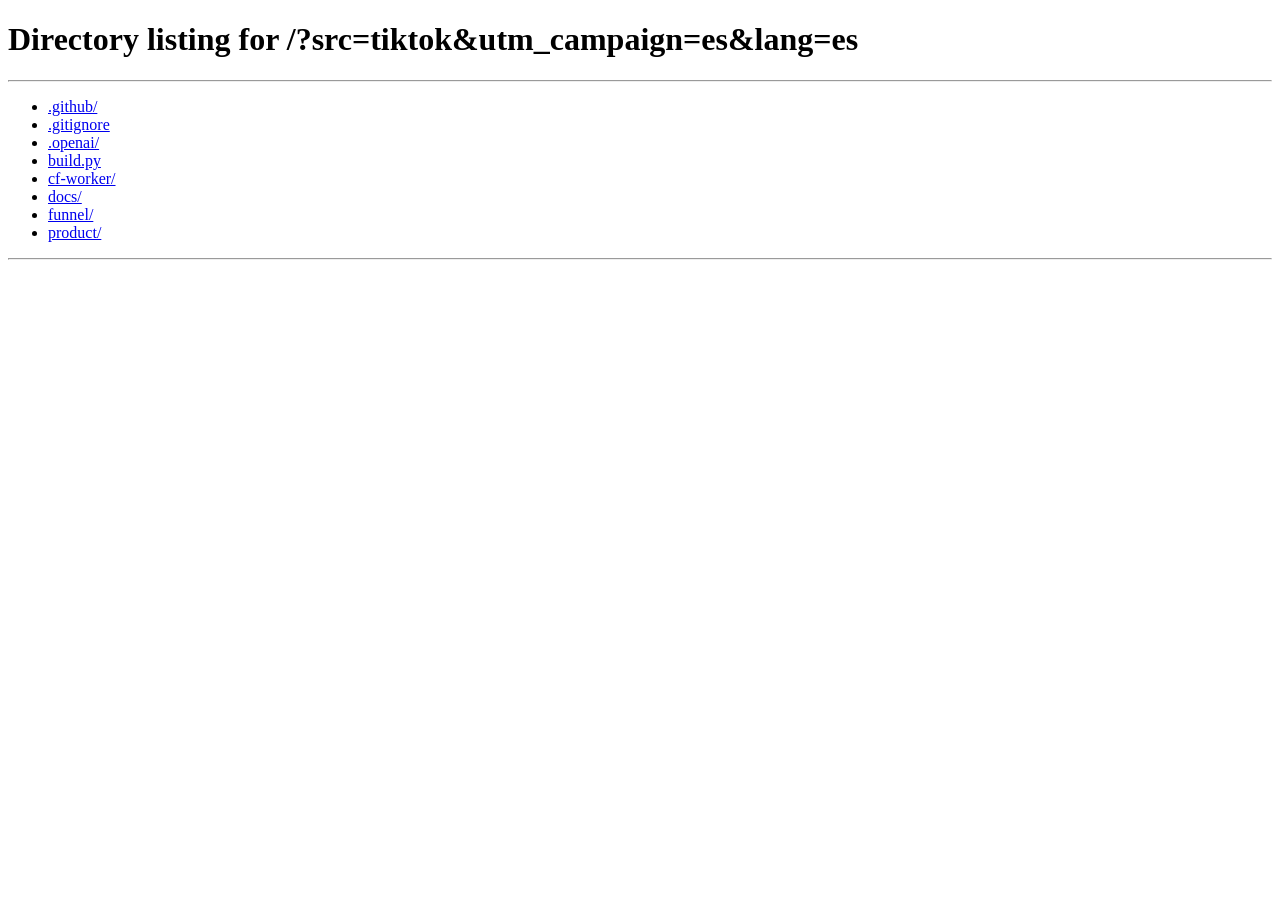
<file: funnel/es/index.html>
<!DOCTYPE html>
<html lang="es">
<head>
<meta charset="utf-8">
<meta name="viewport" content="width=device-width, initial-scale=1">
<meta name="robots" content="noindex">
<title>AstroMap</title>
<!-- Короткая ссылка для профиля испанского TikTok: astromap.me/es.
     Сразу уводит на воронку с метками, без которых не работают язык,
     статистика и передача оплаты из TikTok в браузер (?src=tiktok):
       src=tiktok        — канал TikTok и передача оплаты;
       utm_campaign=es   — отдельная строка «TikTok «es»» на /stats;
       lang=es           — воронка сразу на испанском.
     Заход считается уже на главной (один раз на вкладку), здесь — нет. -->
<script>
location.replace('/?src=tiktok&utm_campaign=es&lang=es' + (location.search ? '&' + location.search.slice(1) : '') + location.hash);
</script>
<meta http-equiv="refresh" content="0; url=/?src=tiktok&amp;utm_campaign=es&amp;lang=es">
<style>html,body{margin:0;height:100%;background:#3A0F3F}</style>
</head>
<body></body>
</html>
</file>
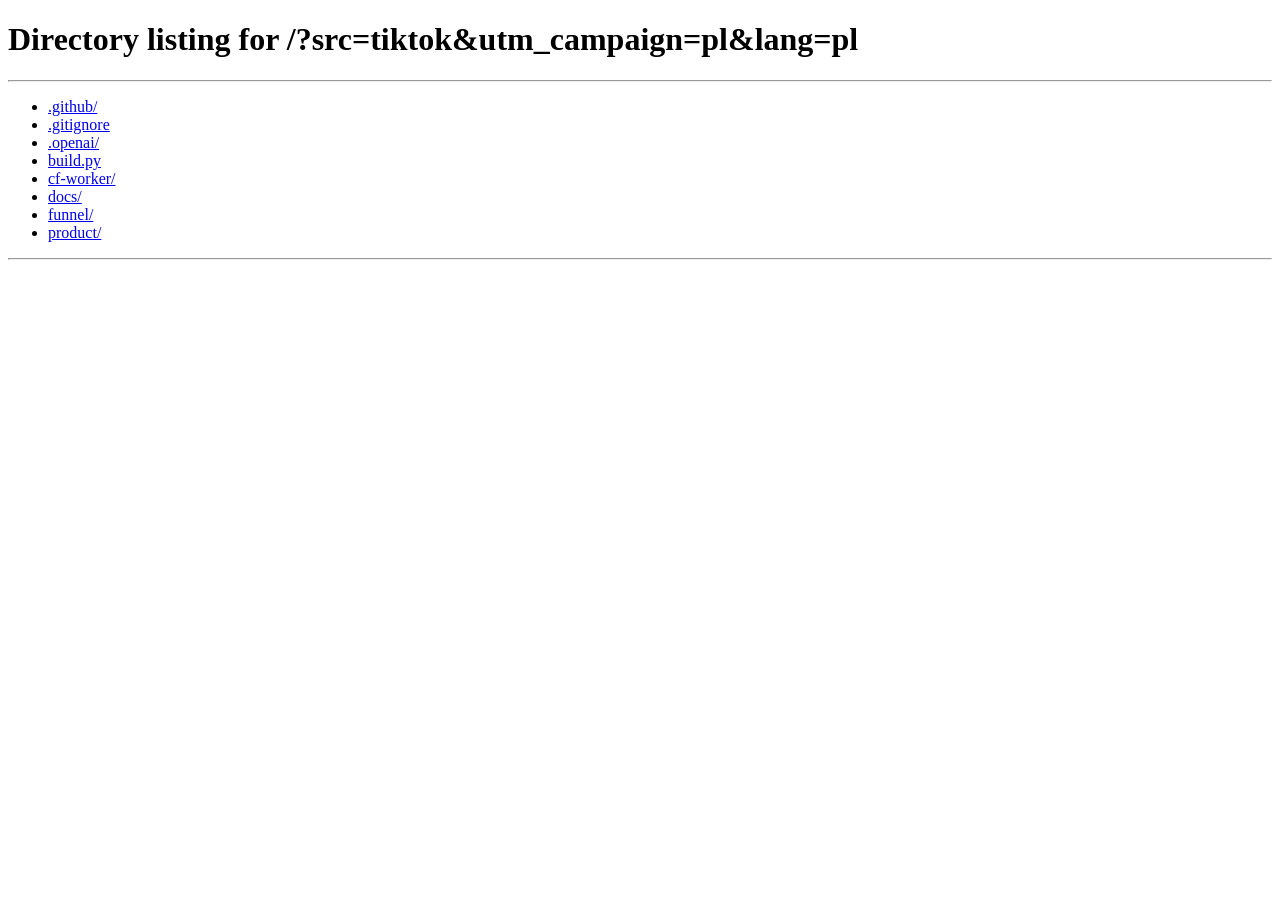
<file: funnel/pl/index.html>
<!DOCTYPE html>
<html lang="pl">
<head>
<meta charset="utf-8">
<meta name="viewport" content="width=device-width, initial-scale=1">
<meta name="robots" content="noindex">
<title>AstroMap</title>
<!-- Короткая ссылка для профиля польского TikTok: astromap.me/pl.
     Сразу уводит на воронку с метками, без которых не работают язык,
     статистика и передача оплаты из TikTok в браузер (?src=tiktok):
       src=tiktok        — канал TikTok и передача оплаты;
       utm_campaign=pl   — отдельная строка «TikTok «pl»» на /stats;
       lang=pl           — язык воронки.
     Заход считается уже на главной (один раз на вкладку), здесь — нет. -->
<script>
location.replace('/?src=tiktok&utm_campaign=pl&lang=pl' + (location.search ? '&' + location.search.slice(1) : '') + location.hash);
</script>
<meta http-equiv="refresh" content="0; url=/?src=tiktok&amp;utm_campaign=pl&amp;lang=pl">
<style>html,body{margin:0;height:100%;background:#3A0F3F}</style>
</head>
<body></body>
</html>
</file>
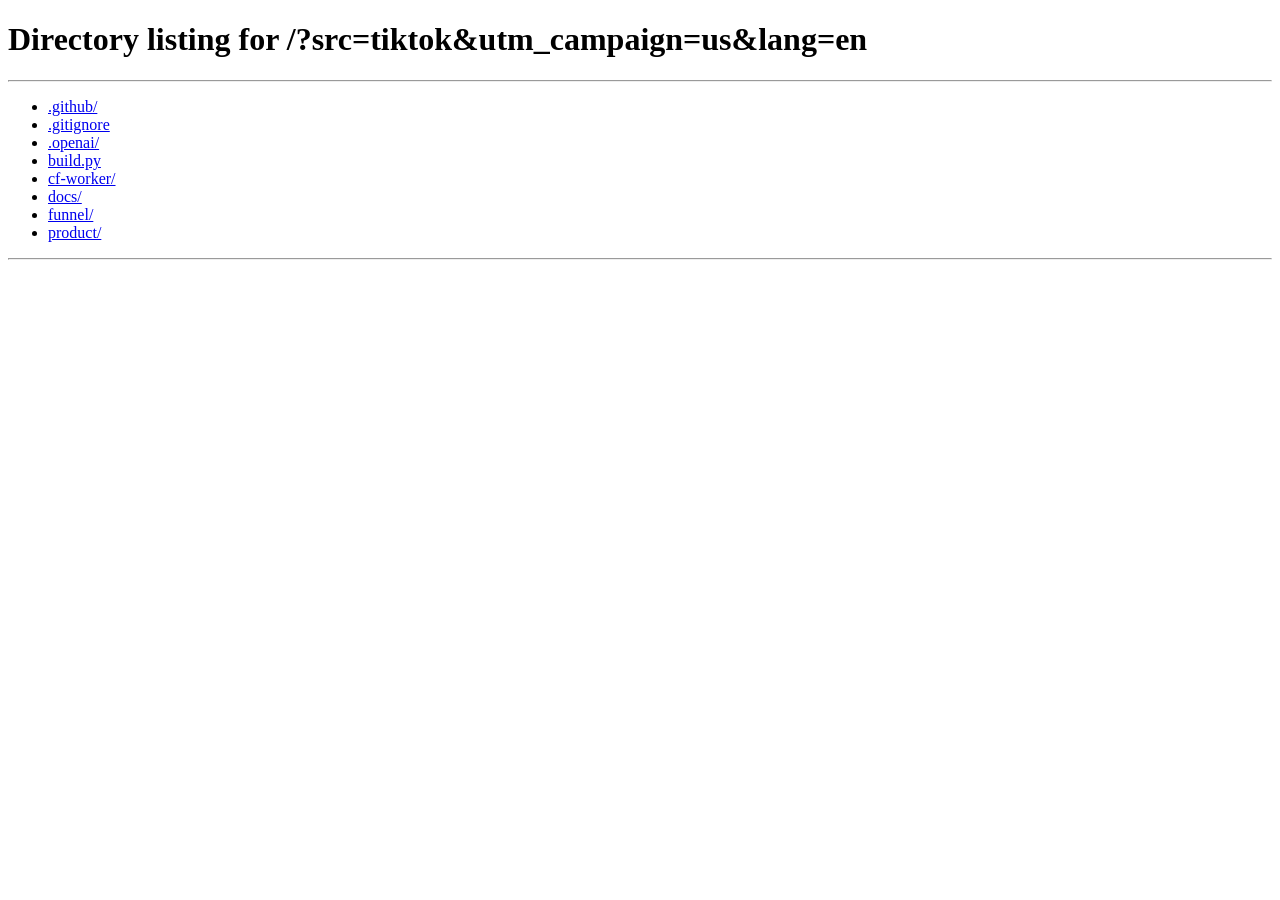
<file: funnel/us/index.html>
<!DOCTYPE html>
<html lang="en">
<head>
<meta charset="utf-8">
<meta name="viewport" content="width=device-width, initial-scale=1">
<meta name="robots" content="noindex">
<title>AstroMap</title>
<!-- Короткая ссылка для профиля американского (US) TikTok: astromap.me/us.
     Сразу уводит на воронку с метками, без которых не работают язык,
     статистика и передача оплаты из TikTok в браузер (?src=tiktok):
       src=tiktok        — канал TikTok и передача оплаты;
       utm_campaign=us   — отдельная строка «TikTok «us»» на /stats;
       lang=en           — язык воронки.
     Заход считается уже на главной (один раз на вкладку), здесь — нет. -->
<script>
location.replace('/?src=tiktok&utm_campaign=us&lang=en' + (location.search ? '&' + location.search.slice(1) : '') + location.hash);
</script>
<meta http-equiv="refresh" content="0; url=/?src=tiktok&amp;utm_campaign=us&amp;lang=en">
<style>html,body{margin:0;height:100%;background:#3A0F3F}</style>
</head>
<body></body>
</html>
</file>
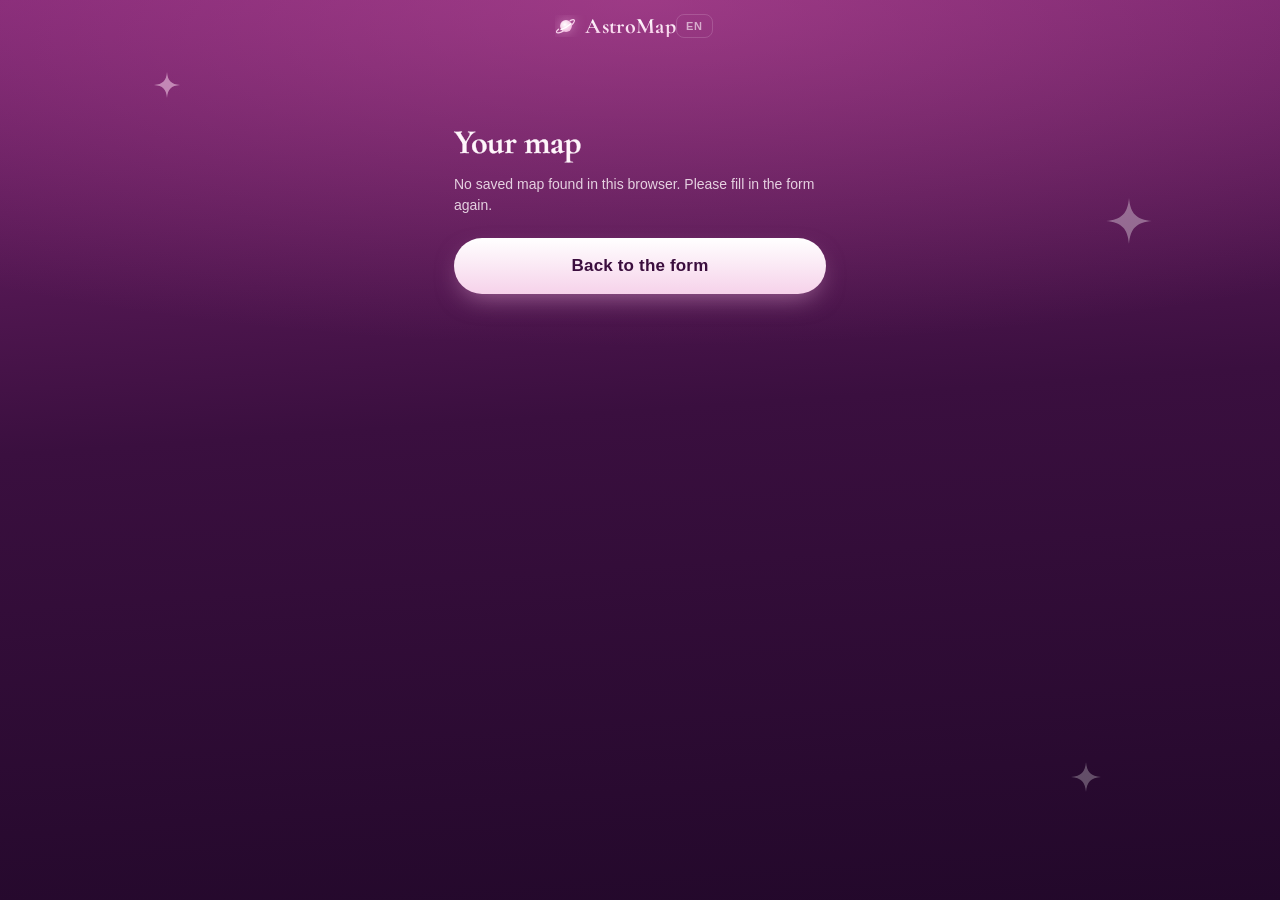
<file: funnel/reading.html>
<!DOCTYPE html>
<html lang="en">
<head>
<meta charset="utf-8">
<meta name="viewport" content="width=device-width, initial-scale=1, viewport-fit=cover">
<title>AstroMap</title>
<link rel="icon" href="favicon.ico" sizes="any">
<link rel="icon" type="image/png" sizes="32x32" href="assets/icons/icon-32.png">
<link rel="icon" type="image/png" sizes="192x192" href="assets/icons/icon-192.png">
<link rel="apple-touch-icon" href="assets/icons/apple-touch-icon.png">
<script>
/* Тот же бутстрап, что в index.html: список языков держать в паре. */
(function () {
  var SUPPORTED = ['en', 'pl', 'ru', 'uk', 'de', 'es', 'fr', 'it', 'pt', 'tr'];
  var l = null;
  try { l = localStorage.getItem('astromap.lang'); } catch (e) {}
  if (!l) {
    var cands = (navigator.languages && navigator.languages.length)
      ? navigator.languages : [navigator.language || 'en'];
    for (var i = 0; i < cands.length && !l; i++) {
      var code = String(cands[i]).slice(0, 2).toLowerCase();
      if (SUPPORTED.indexOf(code) >= 0) { l = code; }
    }
  }
  if (!l || SUPPORTED.indexOf(l) < 0) { l = 'en'; }
  window.ASTROMAP_LANG = l;
  document.documentElement.lang = l;
})();
</script>
<link rel="stylesheet" href="css/tokens.css">
<link rel="stylesheet" href="css/flow.css">
<link rel="stylesheet" href="css/reading.css">
</head>
<body>

<div class="sky" aria-hidden="true">
  <svg class="s1" viewBox="0 0 100 100"><path d="M50 0C53 34 66 47 100 50 66 53 53 66 50 100 47 66 34 53 0 50 34 47 47 34 50 0Z" fill="#F8D3EC"/></svg>
  <svg class="s2" viewBox="0 0 100 100"><path d="M50 0C53 34 66 47 100 50 66 53 53 66 50 100 47 66 34 53 0 50 34 47 47 34 50 0Z" fill="#FFFFFF"/></svg>
  <svg class="s4" viewBox="0 0 100 100"><path d="M50 0C53 34 66 47 100 50 66 53 53 66 50 100 47 66 34 53 0 50 34 47 47 34 50 0Z" fill="#FFFFFF"/></svg>
</div>

<div class="app">
  <header class="top">
    <div class="top__row">
      <span class="top__brand">AstroMap</span>
      <span class="lang" role="group" aria-label="Language">
        <button class="lang__b lang__toggle" id="langToggle" type="button"
          aria-haspopup="listbox" aria-expanded="false" aria-controls="langMenu">EN</button>
        <div class="langmenu" id="langMenu" role="listbox" hidden>
          <button class="langmenu__item" type="button" data-lang="en" role="option">English</button>
          <button class="langmenu__item" type="button" data-lang="pl" role="option">Polski</button>
          <button class="langmenu__item" type="button" data-lang="ru" role="option">Русский</button>
          <button class="langmenu__item" type="button" data-lang="uk" role="option">Українська</button>
          <button class="langmenu__item" type="button" data-lang="de" role="option">Deutsch</button>
          <button class="langmenu__item" type="button" data-lang="es" role="option">Español</button>
          <button class="langmenu__item" type="button" data-lang="fr" role="option">Français</button>
          <button class="langmenu__item" type="button" data-lang="it" role="option">Italiano</button>
          <button class="langmenu__item" type="button" data-lang="pt" role="option">Português</button>
          <button class="langmenu__item" type="button" data-lang="tr" role="option">Türkçe</button>
        </div>
      </span>
    </div>
  </header>

  <main>
    <!-- нет сохранённой карты -->
    <section class="rd hidden" id="empty">
      <h1 class="h1" id="emptyTitle"></h1>
      <p class="hint" id="emptyText"></p>
      <a class="cta cta--link" href="index.html" id="emptyBack"></a>
    </section>

    <!-- разбор -->
    <section class="rd hidden" id="report">
      <h1 class="h1" id="rTitle"></h1>
      <p class="rd__meta" id="rMeta"></p>

      <h2 class="rd__h" id="hPositions"></h2>
      <div id="positions"></div>

      <h2 class="rd__h" id="hThemes"></h2>
      <div id="themes"></div>

      <h2 class="rd__h" id="hWeek"></h2>
      <p class="rd__week" id="weekRange"></p>
      <div id="week"></div>
      <p class="rd__note" id="weekNote"></p>

      <h2 class="rd__h" id="hPair"></h2>
      <div id="pair"></div>

      <p class="rd__disc" id="disc"></p>
    </section>
  </main>
</div>

<script src="js/cities.js"></script>
<script src="js/astro.js"></script>
<script src="js/copy.js"></script>
<script src="js/reading-copy.js"></script>
<!-- То же, что в index.html, но двумя файлами: интерфейсные строки и тексты
     разбора лежат раздельно, чтобы воронка не тянула 25 КБ разбора, который
     ей не нужен. -->
<script>
(function () {
  var l = window.ASTROMAP_LANG;
  if (l && l !== 'en' && l !== 'pl') {
    document.write('<script src="js/lang/' + l + '.js"><\/script>');
    document.write('<script src="js/lang/' + l + '-reading.js"><\/script>');
  }
})();
</script>
<script src="js/reading.js"></script>
</body>
</html>
</file>
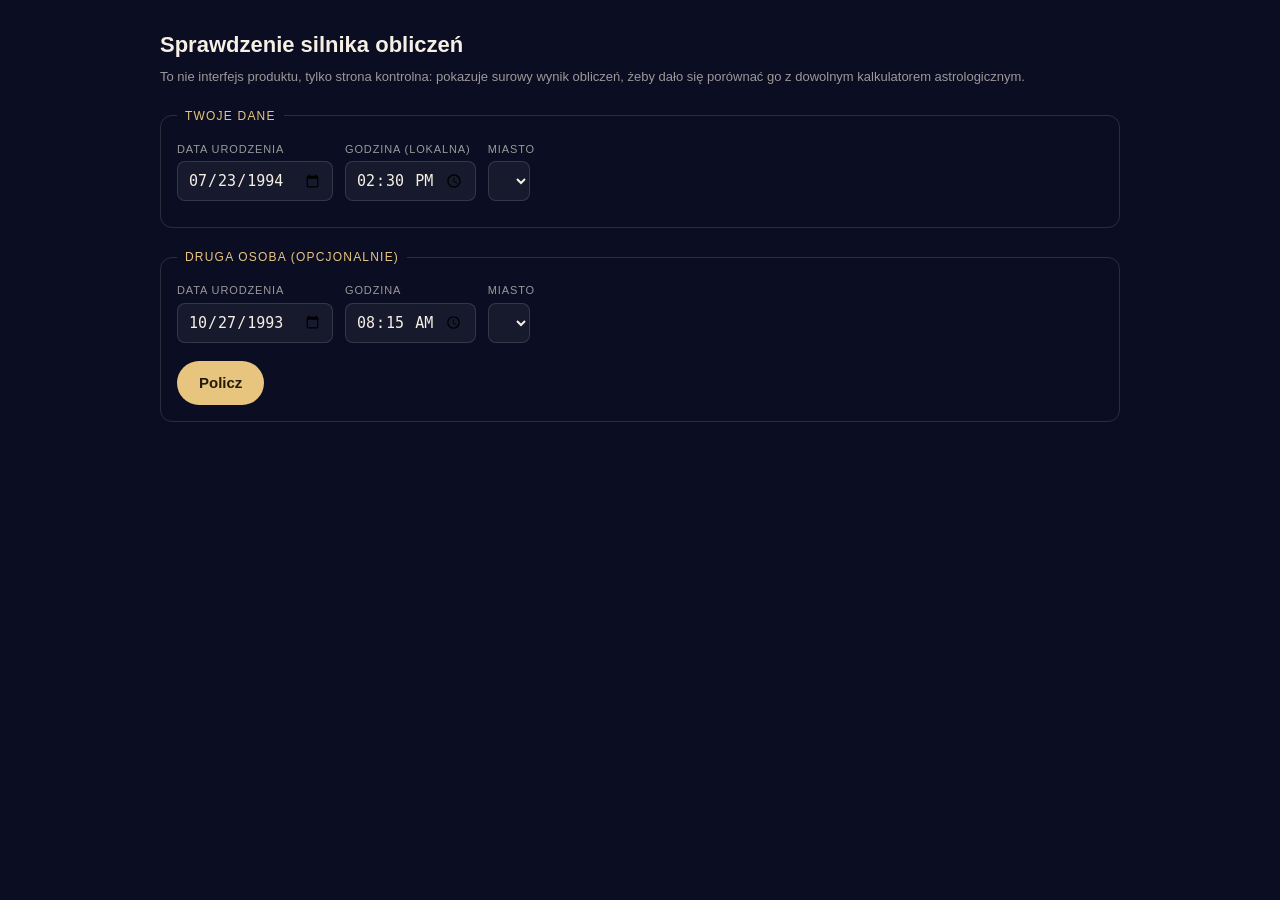
<file: product/verify.html>
<!DOCTYPE html>
<html lang="pl">
<head>
<meta charset="utf-8">
<meta name="viewport" content="width=device-width, initial-scale=1">
<title>AstroMap — sprawdzenie silnika</title>
<link rel="icon" type="image/png" sizes="32x32" href="assets/icons/icon-32.png">
<link rel="icon" type="image/png" sizes="192x192" href="assets/icons/icon-192.png">
<link rel="apple-touch-icon" href="assets/icons/apple-touch-icon.png">
<style>
  :root {
    --bg: #0B0D22; --card: rgba(255,255,255,.05); --line: rgba(245,239,228,.14);
    --ink: #F5EFE4; --dim: rgba(245,239,228,.62); --gold: #E8C57F;
    --hard: #E88A7D; --soft: #8FD3B0;
  }
  * { margin:0; padding:0; box-sizing:border-box; }
  body {
    background: var(--bg); color: var(--ink); padding: 28px 20px 60px;
    font: 15px/1.5 -apple-system, BlinkMacSystemFont, 'Segoe UI', Roboto, Arial, sans-serif;
  }
  .wrap { max-width: 960px; margin: 0 auto; }
  h1 { font-size: 22px; font-weight: 600; }
  .note { margin-top: 6px; font-size: 13px; color: var(--dim); }
  fieldset {
    margin-top: 20px; padding: 16px; border: 1px solid var(--line); border-radius: 12px;
  }
  legend { padding: 0 8px; font-size: 12px; letter-spacing: .1em; text-transform: uppercase; color: var(--gold); }
  .row { display: flex; flex-wrap: wrap; }
  .f { margin: 0 12px 10px 0; }
  label { display:block; font-size: 11px; letter-spacing: .08em; text-transform: uppercase; color: var(--dim); margin-bottom: 4px; }
  input, select {
    height: 40px; padding: 0 10px; font-size: 15px; color: var(--ink);
    background: var(--card); border: 1px solid var(--line); border-radius: 8px;
  }
  button {
    height: 44px; padding: 0 22px; margin-top: 8px; border: 0; border-radius: 999px;
    background: var(--gold); color: #241A05; font-size: 15px; font-weight: 700; cursor: pointer;
  }
  h2 { margin-top: 28px; font-size: 12px; letter-spacing: .12em; text-transform: uppercase; color: var(--gold); }
  table { width: 100%; margin-top: 10px; border-collapse: collapse; font-variant-numeric: tabular-nums; }
  th, td { padding: 6px 8px; text-align: left; border-bottom: 1px solid rgba(245,239,228,.08); }
  th { font-size: 11px; letter-spacing: .06em; text-transform: uppercase; color: var(--dim); font-weight: 400; }
  td.r { color: var(--gold); }
  .soft { color: var(--soft); } .hard { color: var(--hard); } .neutral { color: var(--dim); }
  .big { font-size: 42px; font-weight: 700; color: var(--gold); }
</style>
</head>
<body>
<div class="wrap">
  <h1>Sprawdzenie silnika obliczeń</h1>
  <p class="note">To nie interfejs produktu, tylko strona kontrolna: pokazuje surowy wynik obliczeń, żeby dało się porównać go z dowolnym kalkulatorem astrologicznym.</p>

  <fieldset>
    <legend>Twoje dane</legend>
    <div class="row">
      <div class="f"><label for="d1">Data urodzenia</label><input type="date" id="d1" value="1994-07-23"></div>
      <div class="f"><label for="t1">Godzina (lokalna)</label><input type="time" id="t1" value="14:30"></div>
      <div class="f"><label for="c1">Miasto</label><select id="c1"></select></div>
    </div>
  </fieldset>

  <fieldset>
    <legend>Druga osoba (opcjonalnie)</legend>
    <div class="row">
      <div class="f"><label for="d2">Data urodzenia</label><input type="date" id="d2" value="1993-10-27"></div>
      <div class="f"><label for="t2">Godzina</label><input type="time" id="t2" value="08:15"></div>
      <div class="f"><label for="c2">Miasto</label><select id="c2"></select></div>
    </div>
    <button id="go">Policz</button>
  </fieldset>

  <div id="out"></div>
</div>

<script src="vendor/astronomy.browser.min.js"></script>
<script src="js/cities.js"></script>
<script src="js/engine.js"></script>
<script src="js/demo.js"></script>
</body>
</html>
</file>
<file: funnel/css/tokens.css>
/* tokens.css — палитра и типографика воронки AstroMap App.
   Макета не было: значения выбраны мной, поэтому в комментарии указано
   назначение и контраст, а не узел Figma.

   Палитра «ночное небо» выбрана специально отличной от всех четырёх серий
   постеров (крем/чёрный, бордо, розово-сиреневый, ледяной), чтобы воронка
   читалась как продукт, а не как ещё один баннер.
*/
:root {
  /* ПАЛИТРА ЛОГОТИПА: сливово-фиолетовый фон с мадженто-свечением сверху
     и светлая розово-белая «планета» вторым цветом. Контраст проверен
     числами на самом светлом (#7A2470, только под шапкой) и основном фоне. */

  /* фон */
  --bg-0:        #3A0F3F;   /* основной фон страницы */
  --bg-1:        #7A2470;   /* верх градиента — свечение, как вокруг планеты */
  --bg-2:        #22082A;   /* низ градиента */
  --glow:        rgba(214, 92, 170, 0.42);  /* радиальное свечение сверху */

  /* текст */
  --ink:         #FFF6FB;   /* основной текст. На --bg-0 контраст 15:1 */
  --ink-dim:     rgba(255, 246, 251, 0.82);  /* подписи, хинты. ~10:1 */
  --ink-faint:   rgba(255, 246, 251, 0.62);  /* legal, сноски. ~6:1 */

  /* второй цвет — светлая «планета». Имена --gold* оставлены, чтобы не
     переписывать сотню правил: это роль (акцент), а не оттенок. */
  --gold:        #F8D3EC;   /* заливка CTA, цифры, активная рамка */
  --gold-soft:   rgba(248, 211, 236, 0.16);  /* фон выбранной плитки */
  --gold-line:   rgba(248, 211, 236, 0.50);  /* рамка выбранной плитки */
  --on-gold:     #3B0E3E;   /* текст на светлой заливке. Контраст 11.8:1 */
  --cta-fill:    linear-gradient(180deg, #FFFFFF 0%, #F6D2EA 100%);

  /* поверхности */
  --card:        rgba(255, 255, 255, 0.06);
  --card-line:   rgba(255, 236, 248, 0.17);
  --card-line-2: rgba(255, 236, 248, 0.09);

  /* геометрия */
  --pad:         24px;      /* боковой отступ; на 320px становится 16px */
  --radius:      18px;
  --radius-sm:   12px;
  --cta-h:       56px;

  /* типографика */
  --serif: 'CormorantG', 'Cormorant Garamond', Georgia, serif;
  --sans:  -apple-system, BlinkMacSystemFont, 'Segoe UI', Roboto,
           'Helvetica Neue', Arial, sans-serif;

  /* Дисплейные кегли. Серif — только заголовки и цифры результата.
     UI-текст, кнопки и legal — sans: Cormorant на 13px нечитаем. */
  --t-h1:        34px;
  --t-h1-lh:     38px;      /* высота задана явно: line-height множителем
                               ломает вертикаль при смене текста */
  --t-eyebrow:   13px;
  --t-body:      15px;
  --t-legal:     11px;
  --t-display:   44px;      /* знак/градус в карточке результата */
}

@font-face {
  font-family: 'CormorantG';
  src: url('../assets/fonts/CG-Roman.ttf') format('truetype');
  font-weight: 300 700;
  font-style: normal;
  font-display: swap;
}
@font-face {
  font-family: 'CormorantG';
  src: url('../assets/fonts/CG-Italic.ttf') format('truetype');
  font-weight: 300 700;
  font-style: italic;
  font-display: swap;
}
</file>
<file: funnel/css/flow.css>
/* flow.css — вёрстка экранов воронки.
   Ограничения из handoff.md соблюдены:
   - никакого flex `gap` (не работает в Safari < 14.1) — только margin;
   - SVG-спрайт инлайновый в index.html, чтобы работал по file://;
   - проверено на 320px и на высоком экране.
*/

* { margin: 0; padding: 0; box-sizing: border-box; }

html, body { height: 100%; }

/* ФОН ВОРОНКИ. Одно место на все экраны и обе страницы.

   ЧТО БЫЛО СЛОМАНО. Градиент стоял на body без background-repeat, то есть с
   умолчанием `repeat`. Плитка градиента высотой в экран замощала страницу по
   вертикали, и на каждой границе плиток тёмный конец (--bg-2) стыкался с
   фиолетовым началом (--bg-1) — резкой горизонтальной линией. Замер при
   прокрутке на 400px: соседние строки пикселей #0a0b1d и #161239, скачок
   яркости 47. Именно эта линия видна на скриншотах с телефона, и из-за неё
   же «фон менялся» между шагами: чем длиннее страница, тем больше плиток и
   тем в других местах экрана оказывались стыки.

   ЧТО ТЕПЕРЬ. no-repeat — плитка одна. Высота задана в единицах экрана, а не
   в процентах от страницы: процент считался бы от высоты документа, а она у
   воронки на каждом шаге своя (форма 780px, расчёт 841, пейволл 1710), и
   градиент каждый раз растягивался бы по-новому. Ниже градиента лежит --bg-2
   — тот самый цвет, которым градиент заканчивается, поэтому перехода не
   видно вовсе.

   attachment: fixed привязывает градиент к экрану, а не к странице, поэтому
   он не сдвигается и при прокрутке — а воронка прокручивает сама, например
   к собранной карте после расчёта, и без этого верх экрана в такие моменты
   темнел. Важно, что это свойство, а не отдельный слой: предыдущая попытка
   держала фон на position: fixed псевдоэлементе с отрицательным z-index, а
   такой слой во встроенных браузерах (телеграмный и прочие WKWebView на iOS)
   композитится отдельно и подрисовывается не всегда целиком. У attachment
   деградация безопасная: движок, который его не применит, просто нарисует
   фон в потоке — как в абзаце выше, без швов и без артефактов.

   Единицы vh, а не dvh, намеренно: dvh меняется, когда прячется адресная
   строка, и градиент вместе с ней ездил бы. */
html {
  background-color: var(--bg-2);
  background-image: radial-gradient(130% 55% at 50% 0%, var(--glow), transparent 70%),
    linear-gradient(176deg, var(--bg-1) 0%, var(--bg-0) 46%, var(--bg-2) 100%);
  background-repeat: no-repeat;
  background-size: 100% 100vh;
  background-position: top center;
  background-attachment: fixed;
}

/* Фон целиком задан на html выше. body намеренно прозрачен: два фона на
   двух элементах — это два разных градиента, которые рано или поздно
   разъедутся. Если понадобится ровная заливка без градиента, убрать строку
   background-image у html — останется плоский --bg-2. */
body {
  background: transparent;
  color: var(--ink);
  font-family: var(--sans);
  font-size: var(--t-body);
  -webkit-font-smoothing: antialiased;
  overflow-x: hidden;
}


.app {
  position: relative;
  max-width: 420px;
  min-height: 100%;
  margin: 0 auto;
  padding: 92px var(--pad) 0;
  display: flex;
  flex-direction: column;
}
@media (max-width: 340px) { .app { padding: 92px 16px 0; } }

/* --- декор: звёзды на фоне ------------------------------------------------ */
.sky { position: fixed; inset: 0; pointer-events: none; z-index: 0; }
.sky svg { position: absolute; }
.sky .s1 { top: 8%;  left: 12%; width: 26px; opacity: .55; }
.sky .s2 { top: 22%; right: 10%; width: 46px; opacity: .35; }
.sky .s3 { top: 62%; left: 6%;  width: 18px; opacity: .3; }
.sky .s4 { bottom: 12%; right: 14%; width: 30px; opacity: .28; }

/* --- шапка с прогрессом -----------------------------------------------------
   Раньше просто прокручивалась вместе с контентом (position: relative).
   Теперь — плавающая стеклянная капсула, зафиксированная сверху, по образцу
   референса: тот же приём, что и в продукте (product/css/app.css), но в
   палитре и ширине воронки (max-width колонки — 420px, как у .app). */
/* z-index 20, а не 5. Экран (.scr) контекста наложения не создаёт (см.
   ниже), поэтому .citypick с его z-index 5 сравнивается с шапкой напрямую —
   и при равных пятёрках побеждал тот, кто позже в разметке, то есть поле
   города. Меню языков, выпадающее из шапки, рисовалось ПОД полем: «Minsk,
   Belarus» проступало сквозь список, и он выглядел полупрозрачным, хотя фон
   у него сплошной. Шапка должна быть выше всего содержимого экрана и дока. */
.top {
  position: fixed; top: 14px; left: 0; right: 0; z-index: 20;
  display: flex; justify-content: center;
  padding: 0 var(--pad); pointer-events: none;
}
@media (max-width: 340px) { .top { padding: 0 16px; } }
.top.hidden { display: none !important; }
.top__pill {
  pointer-events: auto; width: 100%; max-width: 420px;
  padding: 12px 16px 10px;
  background: rgba(42,10,47,.62);
  backdrop-filter: blur(14px); -webkit-backdrop-filter: blur(14px);
  border: 1px solid var(--card-line-2); border-radius: 22px;
  box-shadow: 0 10px 30px rgba(0,0,0,.35);
}
.top__row { display: flex; align-items: center; justify-content: space-between; }
.top__brand {
  font-family: var(--serif);
  font-size: 17px;
  font-style: italic;
  letter-spacing: .01em;
  color: var(--ink-dim);
}
.top__pct { font-size: 12px; letter-spacing: .08em; color: var(--gold); }
.top__right { display: flex; align-items: center; }
.lang { display: flex; margin-right: 12px; }
.lang__b {
  padding: 5px 9px; border: 1px solid var(--card-line); border-radius: 8px;
  background: transparent; color: var(--ink-faint);
  font-family: var(--sans); font-size: 11px; font-weight: 700; letter-spacing: .06em;
  cursor: pointer;
}
.lang__b + .lang__b { margin-left: 4px; }
.lang__b.on { background: var(--gold-soft); color: var(--ink); border-color: var(--gold-line); }
.lang__b:focus-visible { outline: 2px solid var(--gold); outline-offset: 2px; }
.bar { margin-top: 10px; display: flex; height: 3px; }
.bar__seg {
  flex: 1 1 auto;
  background: var(--card-line-2);
  border-radius: 2px;
  transition: background .35s ease;
}
.bar__seg + .bar__seg { margin-left: 4px; }   /* вместо gap, см. handoff.md */
.bar__seg.is-on { background: var(--gold); }

/* --- экран --------------------------------------------------------------- */
/* Запас под док: на recovery в нём две кнопки, и при 108px нижний текст
   уходил под них. */
/* ПОЧЕМУ У ЭКРАНА НЕТ z-index.

   Был `z-index: 1`. Этого хватало, чтобы перекрыть декоративный слой звёзд
   (.sky, z-index 0), но попутно экран становился контекстом наложения — и всё
   внутри него оказывалось запертым на уровне 1. В том числе подсказки городов:
   у .citypick честно стоит z-index 5, но пятёрка считается ВНУТРИ экрана, а
   сам экран для дока (z-index 3) остаётся единицей. Замер: на 320x568 нижние
   7px строки «Barysaw, Belarus» закрашены доком, elementFromPoint в этой
   точке возвращает .dock, на 360x640 — .cta. Это и есть «результат обрезан».

   Без z-index экран остаётся позиционированным, но контекста не создаёт:
   звёзды он по-прежнему перекрывает (они идут раньше в разметке и лежат на
   том же уровне), а z-index 5 подсказок теперь сравнивается с тройкой дока
   напрямую. Обычное содержимое экрана при этом по-прежнему уходит ПОД док —
   так и задумано.

   env(safe-area-inset-bottom) — чтобы на телефонах с домашней полосой низ
   последнего экрана не упирался в неё. */
.scr {
  display: none; position: relative;
  padding-bottom: calc(152px + env(safe-area-inset-bottom, 0px));
}
/* `backwards`, а не `both`. Анимация двигает transform, а элемент с
   анимацией, которая продолжает действовать, остаётся контекстом наложения —
   при `both` она действует всегда, и экран запирал внутри себя подсказки
   городов даже спустя минуту после появления (проверено: у section#s3
   computed transform не none, elementFromPoint на строке списка возвращал
   .dock). При `backwards` анимация перестаёт действовать, как только
   отыграла, и элемент снова обычный.

   Картинка не меняется: конечный кадр — opacity: 1 и transform: none, то
   есть ровно то, что у экрана и так в стилях, удерживать его незачем. */
.scr.is-active { display: block; animation: fade .32s ease backwards; }
@keyframes fade { from { opacity: 0; transform: translateY(8px); } to { opacity: 1; transform: none; } }

.eyebrow {
  margin-top: 26px;
  font-size: var(--t-eyebrow);
  letter-spacing: .14em;
  text-transform: uppercase;
  color: var(--gold);
}
.h1 {
  margin-top: 12px;
  font-family: var(--serif);
  font-weight: 700;
  font-size: var(--t-h1);
  line-height: var(--t-h1-lh);
  letter-spacing: -.01em;
}
.hint { margin-top: 12px; font-size: 14px; line-height: 21px; color: var(--ink-dim); }

/* --- поля ---------------------------------------------------------------- */
.fields { margin-top: 22px; display: flex; }
.field { flex: 1 1 0; }
.field + .field { margin-left: 8px; }
.field__lab {
  display: block;
  font-size: 11px;
  letter-spacing: .1em;
  text-transform: uppercase;
  color: var(--ink-faint);
  margin-bottom: 6px;
}
select {
  -webkit-appearance: none;
  appearance: none;
  width: 100%;
  height: 52px;
  padding: 0 12px;
  border: 1px solid var(--card-line);
  border-radius: var(--radius-sm);
  background: var(--card);
  color: var(--ink);
  font-family: var(--sans);
  font-size: 16px;              /* < 16px заставляет iOS зумить экран */
  background-image:
    linear-gradient(45deg, transparent 50%, var(--ink-dim) 50%),
    linear-gradient(135deg, var(--ink-dim) 50%, transparent 50%);
  background-position: calc(100% - 17px) 23px, calc(100% - 12px) 23px;
  background-size: 5px 5px, 5px 5px;
  background-repeat: no-repeat;
  transition: border-color .2s ease, box-shadow .2s ease;
}
select:focus { outline: none; border-color: var(--gold-line); box-shadow: 0 0 0 3px var(--gold-soft); }
select:focus-visible { outline: 2px solid var(--gold); outline-offset: 2px; }
.field--wide { flex: 1 1 100%; }
.fields--stack { display: block; }
.fields--stack .field + .field { margin-left: 0; margin-top: 12px; }

.check {
  margin-top: 14px;
  display: flex;
  align-items: center;
  font-size: 14px;
  color: var(--ink-dim);
  cursor: pointer;
}
.check input { width: 20px; height: 20px; margin-right: 10px; accent-color: var(--gold); }

/* --- карточка результата -------------------------------------------------- */
.res {
  margin-top: 22px;
  padding: 20px;
  border: 1px solid var(--card-line);
  border-radius: var(--radius);
  background: var(--card);
}
.res + .res { margin-top: 10px; }
.res__lab {
  font-size: 11px;
  letter-spacing: .12em;
  text-transform: uppercase;
  color: var(--gold);
}
.res__val {
  margin-top: 4px;
  font-family: var(--serif);
  font-weight: 700;
  font-size: var(--t-display);
  line-height: 48px;
}
.res__deg { font-size: 20px; color: var(--ink-dim); font-weight: 500; }
.res__txt { margin-top: 8px; font-size: 15px; line-height: 22px; color: var(--ink-dim); }
.res__meta { margin-top: 10px; font-size: 12px; color: var(--ink-faint); }

/* --- стадии расчёта ---------------------------------------------------------
   Раньше здесь была одна строка с бегущими точками и пауза в 1100 мс, за
   которой ничего не происходило. Теперь список шагов, и каждый шаг —
   настоящая операция: перевод времени рождения в UTC, Солнце, Луна,
   Асцендент. Маркер показывает состояние: идёт, сделано.

   Не .hidden целиком, а построчно: человек должен видеть, что уже посчитано,
   а не одну подменяющуюся строку — иначе непонятно, сколько ещё ждать. */
.calc { margin: 22px 0 0; padding: 0; list-style: none; }
.calc__s {
  display: flex; align-items: center; gap: 10px; padding: 5px 0;
  font-size: 14px; color: var(--ink-faint);
  transition: color .2s ease;
}
.calc__m {
  flex: 0 0 auto; width: 14px; height: 14px; border-radius: 50%;
  border: 1px solid var(--card-line); position: relative;
}
.calc__s.is-now { color: var(--ink); }
.calc__s.is-now .calc__m { border-color: var(--gold); }
.calc__s.is-now .calc__m::after {
  content: ''; position: absolute; inset: 3px; border-radius: 50%;
  background: var(--gold); animation: calc-pulse 1s ease-in-out infinite;
}
.calc__s.is-done { color: var(--ink-dim); }
.calc__s.is-done .calc__m { border-color: var(--gold-line); background: var(--gold-soft); }
.calc__s.is-done .calc__m::after {
  content: ''; position: absolute; left: 4px; top: 1px; width: 4px; height: 8px;
  border: solid var(--gold); border-width: 0 1.5px 1.5px 0; transform: rotate(42deg);
}
@keyframes calc-pulse { 0%,100% { opacity: 1 } 50% { opacity: .35 } }
@media (prefers-reduced-motion: reduce) {
  .calc__s.is-now .calc__m::after { animation: none; }
}

/* --- Большая тройка ---------------------------------------------------------
   Один блок, а не три карточки подряд: Солнце, Луна и Асцендент — одна
   конфигурация, и три отдельные коробки читались бы как три независимых
   результата. Строки разделены линией, а не рамками.

   Подпись роли обязательна: без неё «Телец, Телец, Рак» не складывается ни
   во что — три слова, между которыми не видно связи. */
.big3 { margin-top: 20px; }
.big3.hidden { display: none; }
.b3__lead { margin: 0 0 14px; font-size: 14px; line-height: 1.5; color: var(--ink-dim); }
.b3__r { padding: 16px 0; border-top: 1px solid var(--card-line-2); }
.b3__r:first-of-type { border-top: 0; padding-top: 4px; }
.b3__k {
  font-size: 11px; font-weight: 700; letter-spacing: .12em; text-transform: uppercase;
  color: var(--gold);
}
.b3__v { margin-top: 4px; display: flex; align-items: baseline; gap: 9px; flex-wrap: wrap; }
.b3__sign { font-family: var(--serif); font-size: 34px; font-weight: 600; line-height: 1.05; }
.b3__deg { font-family: var(--serif); font-size: 19px; color: var(--ink-dim); }
.b3__none { font-size: 15px; color: var(--ink-faint); }
.b3__role { margin-top: 2px; font-size: 13px; color: var(--ink-faint); }
.b3__t { margin: 9px 0 0; font-size: 15px; line-height: 1.55; color: var(--ink-dim); }
.b3__r--empty .b3__k { color: var(--ink-faint); }

/* --- плитки тем ---------------------------------------------------------- */
.tiles { margin-top: 20px; }
/* Заголовок и описание внутри плитки — два <span>, то есть строчные боксы.
   Вертикальные margin к строчным боксам не применяются вовсе, поэтому
   `margin-top: 3px` у описания ничего не делал, и оба текста шли одним
   потоком: «Love and relationshipsWho fits you, and why». Это ломалось не
   только на телефоне — на 768 замер показывал то же самое, просто на широком
   экране склейка не так бросается в глаза.

   Колонка во flex вместо display: block — заголовок и описание становятся
   блоками с настоящим промежутком между ними, независимо от длины перевода.
   Именно колонка, а не строка с переносом: у описания свой кегль и свой цвет,
   оно задумано подписью под заголовком (отсюда и исходные 3px), а не вторым
   столбцом. gap гарантирует промежуток даже там, где текст переносится. */
.tile {
  display: flex;
  flex-direction: column;
  align-items: flex-start;
  gap: 3px;
  width: 100%;
  text-align: left;
  padding: 16px 18px;
  border: 1px solid var(--card-line);
  border-radius: var(--radius);
  background: var(--card);
  color: var(--ink);
  font-family: var(--sans);
  cursor: pointer;
  transition: border-color .2s ease, background .2s ease, transform .2s ease;
}
.tile + .tile { margin-top: 10px; }
/* min-width: 0 — чтобы длинный перевод переносился внутри колонки, а не
   распирал плитку и не уезжал за её правый край. Высота плитки при этом
   растёт: фиксированной высоты у неё нет и не должно быть. */
.tile__t { min-width: 0; font-size: 17px; font-weight: 600; line-height: 1.25; }
.tile__d { min-width: 0; font-size: 13px; line-height: 1.35; color: var(--ink-dim); }
.tile:hover { border-color: var(--card-line-2); background: rgba(255,255,255,.07); }
.tile[aria-checked="true"] { border-color: var(--gold-line); background: var(--gold-soft); }
.tile[aria-checked="true"]:hover { background: var(--gold-soft); }
.tile:active { transform: scale(.99); }
.tile:focus-visible { outline: 2px solid var(--gold); outline-offset: 2px; }

/* --- шкала совместимости -------------------------------------------------- */
.score { margin-top: 22px; text-align: center; }
.score__num {
  font-family: var(--serif);
  font-weight: 700;
  font-size: 78px;
  line-height: 82px;
  color: var(--gold);
}
.score__lab {
  font-size: 11px;
  letter-spacing: .12em;
  text-transform: uppercase;
  color: var(--ink-faint);
}
.score__t { margin-top: 10px; font-family: var(--serif); font-size: 24px; font-weight: 600; }
.score__d { margin-top: 8px; font-size: 15px; line-height: 22px; color: var(--ink-dim); }
.score__foot { margin-top: 14px; font-size: 11px; line-height: 16px; color: var(--ink-faint); }
.track { margin-top: 16px; height: 4px; border-radius: 2px; background: var(--card-line-2); }
.track__fill { height: 4px; border-radius: 2px; background: var(--gold); width: 0; transition: width .9s ease; }

/* --- сводка -------------------------------------------------------------- */
/* Внутренний отступ обязателен: разделы сводки (.sum__s) своих полей не
   имеют, и без него заголовок «Твоё ядро» срезался о скругление рамки,
   а текст строк лежал вплотную к её краям. */
.sum {
  margin-top: 20px; padding: 20px 18px 18px;
  background: var(--card); border: 1px solid var(--card-line); border-radius: var(--radius);
}
.sum__row { display: flex; align-items: baseline; justify-content: space-between; padding: 15px 18px; }
.sum__row + .sum__row { border-top: 1px solid var(--card-line-2); }
.sum__k { font-size: 12px; letter-spacing: .1em; text-transform: uppercase; color: var(--ink-faint); }
.sum__v { font-family: var(--serif); font-size: 22px; font-weight: 600; text-align: right; }
.sum__v small { font-family: var(--sans); font-size: 12px; color: var(--ink-faint); font-weight: 400; }

/* --- пейволл ------------------------------------------------------------- */
.inc { margin-top: 20px; }
.inc__i { display: flex; align-items: flex-start; }
.inc__i + .inc__i { margin-top: 13px; }
.inc__d {
  flex: 0 0 auto;
  width: 9px; height: 9px;
  margin: 7px 12px 0 0;
  background: var(--gold);
  transform: rotate(45deg);
}
.inc__t { font-size: 15px; line-height: 21px; }

.plan {
  margin-top: 22px;
  padding: 18px 20px;
  border: 1.5px solid var(--gold-line);
  border-radius: var(--radius);
  background: var(--gold-soft);
}
.plan__t { font-size: 12px; letter-spacing: .12em; text-transform: uppercase; color: var(--gold); }
.plan__p { margin-top: 6px; font-family: var(--serif); font-size: 30px; font-weight: 700; }
/* Цена и налог — разными шрифтами. В Cormorant цифры по умолчанию
   старого стиля («9» уходит под строку), а «VAT» — заглавные во весь рост,
   и в одном кегле «$9.99 + VAT» выглядело криво: налог крупнее и выше
   самой цены. Цифры — выровненные, налог — мелкой приглушённой подписью
   рубленым шрифтом, на общей базовой линии. */
.plan__p, .alt__p { font-variant-numeric: lining-nums; }
.price__tax {
  margin-left: 6px; font-family: var(--sans); font-size: 14px; font-weight: 500;
  letter-spacing: .02em; color: var(--ink-dim); white-space: nowrap;
}
.plan__after { margin-top: 2px; font-size: 14px; color: var(--ink-dim); }
.disc { margin-top: 14px; font-size: var(--t-legal); line-height: 16px; color: var(--ink-faint); }
.legal { margin-top: 12px; font-size: var(--t-legal); line-height: 16px; color: var(--ink-faint); text-align: center; }
.legal a, .disc a { color: var(--ink-dim); }

/* --- recovery ------------------------------------------------------------ */
.blur { position: relative; margin-top: 18px; }
.blur__txt { font-size: 15px; line-height: 23px; color: var(--ink-dim); }
.blur__hid { filter: blur(5px); user-select: none; }
.chips { margin-top: 18px; display: flex; flex-wrap: wrap; }
.chip {
  margin: 0 8px 8px 0;
  padding: 10px 15px;
  border: 1px solid var(--card-line);
  border-radius: 999px;
  background: transparent;
  color: var(--ink);
  font-family: var(--sans);
  font-size: 14px;
  cursor: pointer;
  transition: border-color .2s ease, background .2s ease;
}
.chip:hover { border-color: var(--card-line-2); background: rgba(255,255,255,.06); }
.chip[aria-checked="true"] { border-color: var(--gold-line); background: var(--gold-soft); }
.chip:focus-visible { outline: 2px solid var(--gold); outline-offset: 2px; }
.answer { margin-top: 6px; font-size: 14px; line-height: 21px; color: var(--ink-dim); }
.alt { margin-top: 20px; padding: 16px 18px; border: 1px solid var(--card-line); border-radius: var(--radius); }
.alt__t { font-size: 12px; letter-spacing: .1em; text-transform: uppercase; color: var(--ink-faint); }
.alt__p { margin-top: 4px; font-family: var(--serif); font-size: 26px; font-weight: 700; }

/* --- CTA ----------------------------------------------------------------- */
.dock {
  position: fixed;
  left: 0; right: 0; bottom: 0;
  z-index: 3;
  /* Подложка дока должна закрывать ОБЕ кнопки. Замер: высота дока 134px,
     верх кнопки «не сейчас» — на 90% этой высоты от низа, а сплошная часть
     заливки доходила только до 62%. Кнопка целиком оказывалась в прозрачной
     зоне и рисовалась поверх живого текста — на телефоне это читается не как
     кнопка, а как наложение, и по ней просто не жмут.

     Сплошную часть поднял до 90%, сверху оставил короткий растворяющийся
     край и добавил отступ, чтобы этому краю было где раствориться. Цвет тот
     же --bg-2: фон теперь привязан к экрану, поэтому у нижней кромки окна он
     ровно --bg-2 при любой прокрутке, и стыка не видно. */
  padding: 26px var(--pad) calc(14px + env(safe-area-inset-bottom, 0px));
  background: linear-gradient(to top, var(--bg-2) 90%, rgba(34, 8, 42, 0));
}
.dock__in { max-width: 420px; margin: 0 auto; }
.cta {
  display: flex;
  align-items: center;
  justify-content: center;
  width: 100%;
  height: var(--cta-h);
  border: 0;
  border-radius: 999px;
  background: var(--gold); background-image: var(--cta-fill);
  color: var(--on-gold);
  font-family: var(--sans);
  font-size: 17px;
  font-weight: 700;
  letter-spacing: .01em;
  cursor: pointer;
  /* Без этого iOS держит паузу после касания, ожидая второго тапа (зум по
     двойному нажатию), и во встроенных браузерах — телеграмном в том числе —
     нажатие в этой паузе нередко проглатывается: кнопка выглядит живой, но
     «не работает». manipulation отключает двойной тап и отдаёт нажатие сразу.
     Ставится на обе кнопки дока: вторую («не сейчас») это касается даже
     больше, потому что по ней жмут один раз и, не увидев реакции, уходят. */
  touch-action: manipulation;
  -webkit-tap-highlight-color: transparent;
  box-shadow: 0 10px 26px -8px rgba(248,190,230,.5);
  transition: opacity .2s ease, transform .18s cubic-bezier(.4,0,.2,1), box-shadow .25s ease;
}
.cta:hover:not([disabled]) { transform: translateY(-1px); box-shadow: 0 14px 32px -6px rgba(248,190,230,.62); }
.cta:active:not([disabled]) { transform: translateY(0) scale(.99); }
.cta[disabled] { opacity: .28; cursor: default; box-shadow: none; }
.cta:focus-visible { outline: 2px solid var(--ink); outline-offset: 3px; }
.cta--ghost { background: transparent; color: var(--ink-dim); font-weight: 500; height: 44px; font-size: 15px; box-shadow: none; }
.cta--ghost:hover:not([disabled]) { color: var(--ink); transform: none; box-shadow: none; }
.cta--ghost + .cta { margin-top: 0; }
.dock .cta + .cta { margin-top: 6px; }
.hidden { display: none !important; }

@media (prefers-reduced-motion: reduce) {
  * { animation: none !important; transition: none !important; }
}

/* --- меню языков ------------------------------------------------------------
   Десять языков рядными пилюлями не помещаются: кнопка с текущим кодом
   раскрывает список родных названий. Позиционируется от .lang, поэтому у
   неё появляется position: relative. */
.lang { position: relative; }
/* Атрибут hidden должен побеждать display из класса: у элемента с display,
   заданным в CSS, браузерное правило [hidden]{display:none} проигрывает по
   специфичности, и «скрытое» меню продолжает перехватывать нажатия по тому,
   что лежит под ним. */
.langmenu[hidden], .citypick__menu[hidden], .citypick__manualbox[hidden] { display: none; }
.langmenu {
  position: absolute; top: 100%; right: 0; margin-top: 8px; z-index: 30;
  min-width: 164px; max-height: min(480px, calc(100vh - 120px)); overflow-y: auto;
  overscroll-behavior: contain; -webkit-overflow-scrolling: touch;
  padding: 6px; display: flex; flex-direction: column;
  /* Непрозрачный фон. Был голый --card (4.5% белого): меню просвечивало, и
     «Українська» ложилась прямо на поле «Month». backdrop-filter тут не
     спасает — меню сидит внутри .top__pill, у которой свой blur, а вложенный
     backdrop-filter Safari не рисует. Поэтому тот же оттенок карточки, но
     поверх сплошного --bg-0. */
  background: linear-gradient(var(--card), var(--card)), var(--bg-0);
  border: 1px solid var(--card-line);
  border-radius: var(--radius-sm); box-shadow: 0 24px 48px -12px rgba(0,0,0,.85);
}
.langmenu__item {
  padding: 9px 12px; border: 0; border-radius: 8px; cursor: pointer;
  background: transparent; color: var(--ink-dim); text-align: left;
  font-family: var(--sans); font-size: 14px;
}
.langmenu__item + .langmenu__item { margin-top: 2px; }
.langmenu__item:hover { background: var(--gold-soft); color: var(--ink); }
.langmenu__item.on { background: var(--gold-soft); color: var(--ink); font-weight: 600; }
.langmenu__item:focus-visible { outline: 2px solid var(--gold); outline-offset: -2px; }

/* --- выбор города -----------------------------------------------------------
   Поле поиска вместо списка: городов 864 на все языки сразу. Подсказки
   лежат абсолютом поверх следующего блока, поэтому у обёртки z-index —
   иначе результат «Warsaw, Poland» перекрывался бы карточкой Луны. */
.citypick { position: relative; z-index: 5; }
.citypick__box { position: relative; }
/* Лупа слева — поле сразу читается как поиск, а не как обычный ввод. */
.citypick__input {
  -webkit-appearance: none; appearance: none;
  display: block; width: 100%; height: 52px; padding: 0 14px 0 42px;
  border: 1px solid var(--card-line); border-radius: var(--radius-sm);
  background: var(--card) no-repeat 14px 50% / 18px 18px;
  background-image: url("data:image/svg+xml,%3Csvg xmlns='http://www.w3.org/2000/svg' viewBox='0 0 24 24' fill='none' stroke='%23d9b6cf' stroke-width='2' stroke-linecap='round'%3E%3Ccircle cx='11' cy='11' r='7'/%3E%3Cpath d='m20 20-3.5-3.5'/%3E%3C/svg%3E");
  color: var(--ink);
  font-family: var(--sans); font-size: 16px;   /* 16px: меньше — iOS зумит поле */
  text-overflow: ellipsis;
  transition: border-color .2s ease, box-shadow .2s ease;
}
.citypick__input::placeholder { color: var(--ink-faint); }
.citypick__input:focus { outline: none; border-color: var(--gold-line); box-shadow: 0 0 0 3px var(--gold-soft); }
.citypick__input:focus-visible { outline: 2px solid var(--gold); outline-offset: 2px; }

.citypick__menu {
  position: absolute; left: 0; right: 0; top: 100%; margin-top: 6px; z-index: 40;
  /* Высота ограничена, прокрутка своя. overscroll-behavior: contain — чтобы
     докрутив список до конца, палец не начинал тащить за собой страницу:
     экран уезжал, поле с подсказками уходило вверх, и выбор срывался. */
  max-height: 264px; overflow-y: auto; overscroll-behavior: contain;
  -webkit-overflow-scrolling: touch; padding: 6px;
  /* Непрозрачный фон: --card полупрозрачна, и сквозь список просвечивали
     ссылка ручного ввода и звёзды. */
  background: linear-gradient(var(--card), var(--card)), #3A1040;
  border: 1px solid var(--gold-line);
  border-radius: var(--radius-sm); box-shadow: 0 18px 40px -18px rgba(0,0,0,.7);
}
.citypick__opt {
  display: flex; align-items: center; justify-content: space-between;
  padding: 11px 12px; border-radius: 8px; cursor: pointer;
  font-size: 15px; line-height: 1.3; color: var(--ink);
}
.citypick__opt + .citypick__opt { margin-top: 2px; }
.citypick__name { min-width: 0; overflow: hidden; text-overflow: ellipsis; white-space: nowrap; }
.citypick__land {
  flex: none; max-width: 45%; margin-left: 12px;
  overflow: hidden; text-overflow: ellipsis; white-space: nowrap;
  font-size: 13px; color: var(--ink-faint); text-align: right;
}
.citypick__opt:hover, .citypick__opt.on { background: var(--gold-soft); }
.citypick__opt:hover .citypick__land, .citypick__opt.on .citypick__land { color: var(--ink-dim); }
.citypick__empty { padding: 11px 12px; font-size: 14px; color: var(--ink-faint); }

.citypick__manualtoggle {
  display: inline-flex; align-items: center;
  margin-top: 10px; padding: 0; border: 0; background: transparent; cursor: pointer;
  color: var(--ink-faint); font-family: var(--sans); font-size: 13px;
  text-decoration: underline; text-underline-offset: 3px;
}
.citypick__manualtoggle:hover { color: var(--ink-dim); }
.citypick__manualtoggle:focus-visible { outline: 2px solid var(--gold); outline-offset: 2px; border-radius: 4px; }
/* Ручной ввод: название на всю ширину, под ним часовой пояс и кнопка одной
   строкой. Высоты те же 52px, что у остальных полей экрана, — раньше тут
   было 46, и блок выглядел чужим, а стрелка селекта съезжала вниз. */
.citypick__manualbox {
  margin-top: 10px; display: grid; grid-template-columns: minmax(0, 1fr) auto; gap: 8px;
}
.citypick__manualbox input { grid-column: 1 / -1; }
.citypick__manualbox input, .citypick__manualbox select { height: 52px; font-size: 16px; }
.citypick__manualbox input {
  -webkit-appearance: none; appearance: none; width: 100%; padding: 0 14px;
  border: 1px solid var(--card-line); border-radius: var(--radius-sm);
  background: var(--card); color: var(--ink); font-family: var(--sans);
}
.citypick__manualbox input::placeholder { color: var(--ink-faint); }
.citypick__manualbox input:focus { outline: none; border-color: var(--gold-line); box-shadow: 0 0 0 3px var(--gold-soft); }
.citypick__manualapply {
  height: 52px; padding: 0 20px; border: 1px solid var(--gold-line); border-radius: var(--radius-sm);
  background: var(--gold-soft); color: var(--ink); cursor: pointer; white-space: nowrap;
  font-family: var(--sans); font-size: 14px; font-weight: 600;
}
.citypick__manualapply:focus-visible { outline: 2px solid var(--gold); outline-offset: 2px; }

/* --- карта, которая собирается ----------------------------------------------
   Круг появляется на первом экране с одной точкой и доживает до сводки. Это
   не украшение: до него результатом шага была строчка текста, и собирать было
   нечего — а значит, и ждать следующего шага незачем.

   Размер ограничен 260px даже там, где места больше: карта — предмет в руках,
   а не постер. На узком экране она занимает ширину колонки. */
.mapbox { margin: 2px auto 14px; max-width: 220px; }
.mapbox.hidden { display: none; }
.fw { display: block; width: 100%; height: auto; overflow: visible; }

.fw__ring { fill: none; stroke: var(--card-line); stroke-width: 1; }
.fw__ring--thin { stroke: var(--card-line-2); }
.fw__spoke { stroke: var(--card-line-2); stroke-width: 1; }
.fw__sign {
  font-family: var(--sans); font-size: 7.5px; font-weight: 600;
  letter-spacing: .04em; fill: var(--ink-faint); text-anchor: middle;
}
.fw__axis { stroke: var(--gold-line); stroke-width: 1; stroke-dasharray: 3 3; opacity: .8; }
.fw__stem { stroke: var(--card-line); stroke-width: 1; }
.fw__dot { fill: var(--card); stroke: var(--gold-line); stroke-width: 1.4; }
.fw__code {
  font-family: var(--sans); font-size: 10px; font-weight: 700;
  fill: var(--ink); text-anchor: middle;
}
/* Солнце — единственная заливка на всём круге: оно приходит первым и должно
   читаться как то, с чего карта началась. Остальные точки полые, иначе три
   одинаковых пятна не образуют конфигурации. */
.fw__pt--sun .fw__dot { fill: var(--gold-soft); stroke: var(--gold); stroke-width: 1.8; }
.fw__pt--sun .fw__code { fill: var(--gold); }

/* Появление точки — единственная анимация здесь, и она сообщает событие:
   объект встал на карту. Ничего не движется само по себе. */
@keyframes fw-in {
  from { opacity: 0; transform: scale(.72); }
  to   { opacity: 1; transform: scale(1); }
}
.fw__pt { transform-origin: center; animation: fw-in .42s cubic-bezier(.2,.8,.3,1) both; }
.fw__pt--moon { animation-delay: .1s; }
.fw__pt--asc  { animation-delay: .2s; }
@media (prefers-reduced-motion: reduce) {
  .fw__pt { animation: none; }
}

/* --- легенда под кругом -----------------------------------------------------
   Три слота в постоянном порядке. Пустой слот говорит, чего не хватает, и
   это единственный способ создать ожидание, не соврав: без времени рождения
   Асцендента не существует, и заполнять его нечем. */
/* Список, а не вложенная карточка: легенда живёт внутри .res, которая уже
   карточка, и рамка с фоном давали бы карточку в карточке — ровно то, от
   чего экран выглядит собранным из коробок. Разделяют строки линии. */
.fwleg { margin-top: 10px; display: grid; }
.fwleg__i { display: flex; justify-content: space-between; align-items: baseline;
  gap: 12px; padding: 8px 0; }
.fwleg__i + .fwleg__i { border-top: 1px solid var(--card-line-2); }
.fwleg__k { font-size: 13px; color: var(--ink-dim); }
.fwleg__v { font-family: var(--serif); font-size: 17px; font-weight: 600; color: var(--ink);
  text-align: right; }
.fwleg__i--wait .fwleg__v {
  font-family: var(--sans); font-size: 12px; font-weight: 400; color: var(--ink-faint);
}

.mapnote { margin-top: 12px; font-size: 13px; line-height: 1.5; color: var(--ink-faint); }

/* --- превью продукта --------------------------------------------------------
   Три раздела продукта на данных этого человека. Здесь человек впервые видит,
   что покупает приложение, а не текст.

   Вкладки, а не три блока подряд: переключение — это и есть доказательство,
   что перед ним интерфейс, по которому ходят, а не картинка. */
.pv { margin-top: 28px; padding-top: 24px; border-top: 1px solid var(--card-line-2); }
.pv.hidden { display: none; }
.pv__h { margin: 0; font-family: var(--serif); font-size: 26px; font-weight: 600; line-height: 1.15; }
.pv__sub { margin: 8px 0 0; font-size: 14px; line-height: 1.5; color: var(--ink-dim); }

.pv__tabs { display: flex; gap: 4px; margin-top: 16px; padding: 4px;
  background: var(--card); border: 1px solid var(--card-line); border-radius: 999px; }
.pv__tab {
  flex: 1 1 0; min-width: 0; padding: 9px 6px; border: 0; border-radius: 999px;
  background: transparent; color: var(--ink-dim); cursor: pointer;
  font-family: var(--sans); font-size: 13px; font-weight: 600;
  white-space: nowrap; overflow: hidden; text-overflow: ellipsis;
  transition: background .2s ease, color .2s ease;
}
.pv__tab.on { background: var(--gold-soft); color: var(--ink); }
.pv__tab:focus-visible { outline: 2px solid var(--gold); outline-offset: 2px; }

.pv__body { margin-top: 16px; }
.pv__rows { display: grid; }
.pv__row { display: flex; justify-content: space-between; align-items: baseline;
  gap: 12px; padding: 9px 0; }
.pv__row + .pv__row { border-top: 1px solid var(--card-line-2); }
/* Подпись не сжимается и не переносится по слогам, значение забирает
   остаток и переносится само: в немецком и португальском пары длиннее
   строки, и раньше значение выдавливалось за правый край карточки. */
.pv__k { flex: 0 1 auto; max-width: 48%; font-size: 13px; line-height: 1.35; color: var(--ink-dim); }
.pv__v { flex: 1 1 0; min-width: 0; font-family: var(--serif); font-size: 18px; font-weight: 600;
  line-height: 1.25; text-align: right; overflow-wrap: anywhere; }

.pv__h3 { margin: 18px 0 8px; font-size: 11px; font-weight: 700; letter-spacing: .12em;
  text-transform: uppercase; color: var(--gold); }
.pv__list { margin: 0; padding: 0; list-style: none; }
.pv__t { display: grid; grid-template-columns: 1fr auto; gap: 4px 10px;
  padding: 11px 0; border-top: 1px solid var(--card-line-2); align-items: baseline; }
.pv__t:first-child { border-top: 0; }
.pv__tmain { font-size: 15px; line-height: 1.45; }
.pv__tmeta { grid-column: 1 / -1; font-size: 12px; color: var(--ink-faint); }
.pv__tone { justify-self: end; font-size: 10px; font-weight: 700; letter-spacing: .07em;
  text-transform: uppercase; padding: 3px 8px; border-radius: 999px; white-space: nowrap; }
.pv__tone--soft { background: rgba(111,233,194,.14); color: #6FE9C2; }
.pv__tone--hard { background: rgba(240,146,138,.14); color: #F0928A; }
.pv__tone--neutral { background: var(--gold-soft); color: var(--gold); }
.pv__empty { margin: 0; font-size: 15px; color: var(--ink-dim); }

/* Заперта глубина, а не факт существования. Запирать всё подряд — приём, от
   которого продукт выглядит дешёвым квизом: непонятно, что там вообще.
   Поэтому строка называет, ЧТО именно лежит за оплатой. */
.pv__lock { margin: 16px 0 0; display: flex; gap: 9px; align-items: flex-start;
  padding: 12px 14px; background: var(--card); border: 1px solid var(--card-line);
  border-radius: var(--radius-sm); font-size: 13px; line-height: 1.5; color: var(--ink-dim); }
.pv__lockicon { flex: 0 0 auto; width: 12px; height: 12px; margin-top: 3px;
  border: 1.5px solid var(--gold); border-radius: 2px; position: relative; }
.pv__lockicon::before { content: ''; position: absolute; left: 2px; right: 2px; top: -4px;
  height: 5px; border: 1.5px solid var(--gold); border-bottom: 0; border-radius: 3px 3px 0 0; }

/* Колесо превью крупнее карты из онбординга: на нём десять планет плюс оси,
   и при 220px коды начинают наезжать друг на друга. */
.mapbox--pv { max-width: 300px; margin-bottom: 18px; }
.pv__asp { display: inline-block; margin: 0 7px; padding: 2px 8px; border-radius: 999px;
  background: var(--card); border: 1px solid var(--card-line-2);
  font-size: 11px; font-weight: 600; letter-spacing: .03em; color: var(--ink-dim);
  vertical-align: 1px; }

/* --- экран 5: карта собрана -------------------------------------------------
   Разделы, а не таблица «ключ — значение». Раньше здесь были пять строк
   формы, и экран читался как страница подтверждения заказа. */
.sum__s { margin-top: 22px; }
.sum__s:first-child { margin-top: 0; }
.sum__h {
  margin: 0 0 10px; font-size: 11px; font-weight: 700; letter-spacing: .12em;
  text-transform: uppercase; color: var(--gold);
}
.sum__core { display: flex; justify-content: space-between; align-items: baseline;
  gap: 12px; padding: 9px 0; }
.sum__core + .sum__core { border-top: 1px solid var(--card-line-2); }
.sum__ck { flex: 0 1 auto; max-width: 48%; font-size: 13px; line-height: 1.35; color: var(--ink-dim); }
.sum__cv { flex: 1 1 0; min-width: 0; font-family: var(--serif); font-size: 22px; font-weight: 600;
  line-height: 1.2; text-align: right; overflow-wrap: anywhere; }
.sum__cv i { font-style: normal; font-size: 15px; color: var(--ink-dim); }
.sum__cv em { font-style: normal; font-family: var(--sans); font-size: 13px; color: var(--ink-faint); }

.sum__chips { display: flex; flex-wrap: wrap; gap: 7px; }
.sum__chip { padding: 6px 12px; border-radius: 999px;
  background: var(--gold-soft); border: 1px solid var(--gold-line);
  font-size: 13px; font-weight: 600; color: var(--ink); }

.sum__pair { display: flex; align-items: baseline; gap: 14px; }
.sum__pn { font-family: var(--serif); font-size: 40px; font-weight: 600; line-height: 1; color: var(--gold); }
.sum__pt { display: flex; flex-direction: column; gap: 2px; font-size: 13px; color: var(--ink-dim); }
.sum__pt b { font-size: 16px; color: var(--ink); font-weight: 600; }
.sum__note { margin: 12px 0 0; font-size: 12.5px; line-height: 1.5; color: var(--ink-faint); }

/* --- пейволл ----------------------------------------------------------------
   Сначала их карта и их небо, потом что открывается, и только потом цена.
   Человек к этому моменту уже трогал продукт в превью, поэтому экран
   продолжает начатое, а не открывает новую сделку. */
.pw__me { margin: 6px 0 0; font-size: 14px; color: var(--ink-dim); }
/* 190px на двенадцати точках не хватало: коды наезжали друг на друга в
   скоплении вокруг Солнца. Тот же размер, что у колеса в превью. */
.mapbox--pw { max-width: 260px; margin-top: 14px; }
.pw__h { margin: 26px 0 12px; font-size: 11px; font-weight: 700; letter-spacing: .12em;
  text-transform: uppercase; color: var(--gold); }
.pw__grid { display: grid; grid-template-columns: repeat(3, minmax(0, 1fr)); gap: 8px; }
.pw__cell { padding: 12px 10px; border-radius: var(--radius-sm);
  background: var(--card); border: 1px solid var(--card-line-2); }
.pw__n { display: block; font-family: var(--serif); font-size: 26px; font-weight: 600; line-height: 1.1; }
.pw__l { display: block; margin-top: 5px; font-size: 11.5px; line-height: 1.35; color: var(--ink-dim); }
.pw__note { margin: 12px 0 0; font-size: 12.5px; line-height: 1.5; color: var(--ink-faint); }

/* Строка «что открывается»: название полужирным, объяснение обычным — это
   одна фраза, а не заголовок с подзаголовком, поэтому без второй строки. */
.inc__t b { font-weight: 600; color: var(--ink); }

@media (max-width: 360px) {
  .pw__grid { grid-template-columns: repeat(2, minmax(0, 1fr)); }
}
.pw__focus { margin: 26px 0 0; padding: 12px 14px; border-radius: var(--radius-sm);
  background: var(--gold-soft); border: 1px solid var(--gold-line);
  font-size: 13.5px; line-height: 1.5; color: var(--ink); }

/* --- recovery по возражениям ------------------------------------------------
   Ответ зависит от того, что человек назвал причиной. Раньше экран отвечал
   абзацем на любой ответ и в любом случае показывал годовой план — то есть
   скидку тому, кто сказал «просто смотрю». */
.rc { margin-top: 18px; }
.rc__a { margin: 0; font-size: 15px; line-height: 1.6; color: var(--ink-dim); }
.rc__list { margin: 14px 0 0; padding: 0; list-style: none; }
.rc__list li { padding: 11px 0; font-size: 14px; line-height: 1.5; color: var(--ink-dim); }
.rc__list li + li { border-top: 1px solid var(--card-line-2); }
.rc__list b { color: var(--ink); font-weight: 600; }
.rc .pv__rows { margin-top: 14px; }
.rc__go { display: inline-block; padding: 12px 20px; border-radius: 999px;
  border: 1px solid var(--gold-line); background: var(--gold-soft);
  color: var(--ink); text-decoration: none; font-size: 14px; font-weight: 600; }
.rc__go:hover { border-color: var(--gold); }
.rc__go:focus-visible { outline: 2px solid var(--gold); outline-offset: 2px; }
.alt.hidden { display: none; }

/* --- телефон --------------------------------------------------------------
   Воронка изначально верстается от телефона, поэтому правок здесь мало —
   ровно те, что нашёл обход на 320–414: переключатель языка высотой 24px
   при минимуме в 44 и подпись поля 11-м кеглем. Ширина у переключателя
   тоже мала, поэтому растёт и она: соседний пункт — пункт меню языков,
   и промах открывает не то.

   Верх шапки и бока считаются от безопасной зоны наравне с низом, где
   инсет уже учитывался (.dock): на телефоне с вырезом в горизонтальной
   ориентации «EN» уезжало под скругление. */
.top {
  top: calc(14px + env(safe-area-inset-top, 0px));
  padding: 0 calc(var(--pad) + env(safe-area-inset-right, 0px))
           0 calc(var(--pad) + env(safe-area-inset-left, 0px));
}
@media (pointer: coarse) {
  .lang__b {
    min-width: 44px; min-height: 44px;
    display: inline-flex; align-items: center; justify-content: center;
    padding: 5px 9px;
  }
  .langmenu__item { min-height: 44px; }
  .field__lab { font-size: 12px; }

  /* «Не знаю времени»: сам квадратик 20×20 и на десктопе, но там в него
     целятся мышью. На телефоне целью становится вся строка с подписью —
     это и так <label>, промах по ней просто ничего не делал. Квадратик
     заодно подрастает: в 20 пикселей пальцем попадают через раз. */
  .check { min-height: 44px; }
  .check input { width: 24px; height: 24px; }

  /* Вкладки превью продукта и ссылка на бесплатный разбор в recovery —
     33 и 42 пикселя по замеру. */
  .pv__tab { min-height: 44px; }
  .rc__go { min-height: 44px; display: inline-flex; align-items: center; }
  /* Кнопка «не нашёл свой город» и подтверждение ручного ввода — те же
     цели, что и в продукте, и тот же минимум. */
  .citypick__manualtoggle, .citypick__manualapply { min-height: 44px; }
  .citypick__opt { min-height: 44px; display: flex; align-items: center; }
  .chip, .tile, .rc__chip { min-height: 44px; }
}

/* --- как устроен вход после оплаты (пейволл, экран годового плана) -------
   Крупный блок, а не сноска: человек заранее знает, что после оплаты
   придумает пароль, а ссылка для входа придёт и на почту. */
.keynote {
  display: flex; align-items: flex-start; gap: 14px;
  margin-top: 14px; padding: 16px 18px;
  border: 1.5px dashed var(--gold-line);
  border-radius: var(--radius);
  background: rgba(248, 211, 236, 0.07);
  text-align: left;
}
.keynote__ic { flex: none; width: 40px; height: 34px; margin-top: 2px; color: var(--gold); }
.keynote__t { font-family: var(--serif); font-size: 21px; line-height: 24px; font-weight: 700; color: var(--ink); }
.keynote__d { margin-top: 6px; font-size: 14px; line-height: 20px; color: var(--ink-dim); }

/* «Уже есть доступ? Войти» — первый экран, пейволл, годовой план. */
.signin {
  margin-top: 22px; text-align: center;
  font-size: 14px; line-height: 20px; color: var(--ink-dim);
}
.signin a {
  display: inline-block; padding: 12px 4px; margin: -12px 0;  /* цель нажатия ~44px без сдвига строки */
  color: var(--gold); font-weight: 600;
  text-decoration: underline; text-underline-offset: 3px;
}

/* --- оплата из встроенного браузера TikTok ---------------------------------
   Полноэкранная инструкция «••• → Открыть в браузере» (showBrowserHandoff в
   flow.js). Стрелка — в правый верхний угол, где у TikTok кнопка «•••».
   Выше шапки и дока: это модальное окно. */
.paybox__spin {
  width: 36px; height: 36px;
  border: 3px solid rgba(0, 0, 0, .12); border-top-color: #000; border-radius: 50%;
  animation: paybox-spin .8s linear infinite;
}
@keyframes paybox-spin { to { transform: rotate(360deg); } }
.paybox__spin--light { position: static; margin: 0 auto 14px; border-color: rgba(255, 246, 251, .2); border-top-color: var(--gold); }

.whelp {
  position: fixed; inset: 0; z-index: 70;
  background: rgba(20, 4, 24, .86);
  display: flex; align-items: center; justify-content: center;
  padding: 72px var(--pad) calc(24px + env(safe-area-inset-bottom, 0px));
  overflow-y: auto;
}
.whelp--pay {
  background:
    radial-gradient(120% 60% at 100% 0%, rgba(214, 92, 170, .35), transparent 60%),
    linear-gradient(180deg, rgba(34, 8, 42, .94), rgba(20, 4, 24, .97));
  -webkit-backdrop-filter: blur(10px); backdrop-filter: blur(10px);
  animation: whelp-in .28s ease-out both;
  padding-top: calc(96px + env(safe-area-inset-top, 0px));
}
@keyframes whelp-in { from { opacity: 0; } to { opacity: 1; } }
.whelp__arrow {
  position: absolute; top: calc(6px + env(safe-area-inset-top, 0px)); right: 10px;
  display: flex; align-items: flex-start; gap: 0;
  color: var(--gold);
  animation: whelp-nudge 1.2s ease-in-out infinite;
}
.whelp__arrowsvg { width: 64px; height: 64px; margin-top: 14px; }
.whelp__dots {
  font-size: 18px; font-weight: 800; letter-spacing: .12em; line-height: 1;
  padding: 8px 12px; border-radius: 999px;
  background: var(--gold); color: var(--on-gold);
  box-shadow: 0 0 0 6px rgba(248, 211, 236, .18), 0 0 28px rgba(248, 211, 236, .55);
}
@keyframes whelp-nudge { 50% { transform: translate(3px, -4px); } }
@media (prefers-reduced-motion: reduce) { .whelp__arrow, .whelp--pay, .whelp__card--pay { animation: none; } }
.whelp__card {
  position: relative;
  width: 100%; max-width: 420px; padding: 24px 20px 20px;
  background: var(--bg-0); border: 1px solid var(--card-line-2); border-radius: 22px;
  box-shadow: 0 24px 60px rgba(0, 0, 0, .6);
}
.whelp__card--pay {
  overflow: hidden;
  padding: 28px 22px 22px;
  background: linear-gradient(180deg, rgba(122, 36, 112, .55) 0%, rgba(58, 15, 63, .96) 38%, #2b0b31 100%);
  border: 1px solid rgba(248, 211, 236, .28);
  border-radius: 28px;
  box-shadow: 0 30px 80px rgba(0, 0, 0, .55), inset 0 1px 0 rgba(255, 255, 255, .12);
  animation: whelp-up .38s cubic-bezier(.2, .8, .2, 1) both;
}
@keyframes whelp-up { from { opacity: 0; transform: translateY(18px) scale(.98); } to { opacity: 1; transform: none; } }
.whelp__glow {
  position: absolute; top: -120px; left: 50%; width: 280px; height: 220px; margin-left: -140px;
  background: radial-gradient(closest-side, rgba(248, 211, 236, .35), transparent);
  pointer-events: none;
}
.whelp__badge {
  position: relative;
  display: inline-flex; align-items: center; gap: 6px;
  margin: 0 0 14px; padding: 6px 12px 6px 10px; border-radius: 999px;
  border: 1px solid var(--gold-line); background: rgba(248, 211, 236, .08);
  font-size: 12px; font-weight: 700; letter-spacing: .08em; text-transform: uppercase; color: var(--gold);
}
.whelp__badge svg { width: 15px; height: 15px; }
.whelp__t { position: relative; margin: 0 0 16px; font-family: var(--serif); font-size: 26px; font-weight: 700; line-height: 1.15; color: var(--ink); }
.whelp__card--pay .whelp__t { margin-bottom: 8px; font-size: 32px; line-height: 1.08; }
.whelp__steps { list-style: none; margin: 0 0 20px; padding: 0; }
.whelp__steps li { display: flex; align-items: flex-start; gap: 12px; padding: 10px 0; font-size: 17px; line-height: 1.35; color: var(--ink); }
.whelp__steps li + li { border-top: 1px solid var(--card-line-2); }
.whelp__steps b {
  flex: none; width: 28px; height: 28px; border-radius: 50%;
  display: inline-flex; align-items: center; justify-content: center;
  background: var(--gold); color: var(--on-gold); font-size: 15px;
}
.whelp__steps--pay { position: relative; margin-bottom: 14px; }
.whelp__steps--pay li {
  align-items: center; padding: 12px 12px; margin-bottom: 8px;
  border: 1px solid var(--card-line); border-radius: 16px; background: rgba(255, 255, 255, .05);
}
.whelp__steps--pay li + li { border-top: 1px solid var(--card-line); }
.whelp__txt { flex: 1 1 auto; font-size: 16px; font-weight: 600; }
.whelp__vis {
  flex: none; display: inline-flex; align-items: center; justify-content: center;
  min-width: 44px; height: 32px; padding: 0 10px; border-radius: 10px;
  background: rgba(248, 211, 236, .12); color: var(--gold);
  font-size: 14px; font-weight: 800; letter-spacing: .08em;
}
.whelp__vis svg { width: 20px; height: 20px; }
.whelp__vis--wallet {
  background: #000; color: #fff; letter-spacing: 0;
  font-family: -apple-system, BlinkMacSystemFont, 'SF Pro Display', 'Helvetica Neue', Roboto, Arial, sans-serif;
  font-size: 12px; font-weight: 600; white-space: nowrap;
}
.whelp__saved { position: relative; margin: 0 0 16px; font-size: 13px; line-height: 1.45; color: var(--ink-faint); text-align: center; }
.whelp__busy { margin: 0; text-align: center; font-size: 16px; color: var(--ink); }
.whelp__p { position: relative; margin: 0 0 20px; font-size: 16px; line-height: 1.45; color: var(--ink-dim); }
.whelp--done .whelp__ok { text-decoration: none; }
.whelp__card .whelp__ok { width: 100%; }

/* Safari/Chrome: оплата из TikTok ждёт, но IP другой — кнопка возьмёт
   ссылку из буфера обмена. Плашка снизу, над доком. */
.ttcont {
  position: fixed; left: 0; right: 0; bottom: 0; z-index: 40;
  padding: 16px var(--pad) calc(16px + env(safe-area-inset-bottom, 0px));
  background: var(--bg-0); border-top: 1px solid var(--gold-line);
  box-shadow: 0 -16px 40px rgba(0, 0, 0, .5);
}
.ttcont__t { margin: 0 0 10px; font-size: 15px; line-height: 1.4; color: var(--ink); text-align: center; }

/* Ввод в поле города на телефоне: снизу временно добавляется место, чтобы
   поле можно было поднять под шапку над клавиатурой, о которой браузер не
   сообщает (встроенный браузер TikTok на Android). См. liftField в flow.js. */
/* 100vh, а не доля: когда клавиатура уменьшает окно, vh во встроенном
   браузере тоже уменьшается, и 65vh не хватало, чтобы поле из низа экрана
   доехало до шапки. */
body.kb-lift .scr.is-active { padding-bottom: calc(152px + 100vh + env(safe-area-inset-bottom, 0px)); }
/* Список над полем — когда под ним места нет (см. fitMenu). */
.citypick__menu.citypick__menu--up { top: auto; bottom: 100%; margin-top: 0; margin-bottom: 6px; }

/* =========================================================================
   КВИЗ v2 (js/quiz.js) — только вариант 'q2' эксперимента.
   Те же токены, плитки, карточки результата и док, что у прежней воронки:
   новые здесь только барабаны, поиск места списком, карточки превью и
   шапка с фазами.
   ========================================================================= */

/* Шапка: «назад» слева и три фазы вместо пяти сегментов. Внутри фазы
   сегмент заполняется по шагам маршрута — при ветвлении он растёт, а не
   откатывается. */
.top__back {
  min-width: 44px; height: 44px; margin: -10px 4px -10px -10px;
  border: 0; border-radius: 12px; background: transparent;
  color: var(--ink); font-size: 20px; line-height: 1; cursor: pointer;
}
.top__back:hover { background: var(--gold-soft); }
.top__back:focus-visible { outline: 2px solid var(--gold); outline-offset: -2px; }
.top__back.hidden + .top__brand { margin-left: 0; }
.top__row .top__brand { flex: 1 1 auto; min-width: 0; }
.q-seg { position: relative; overflow: hidden; }
.q-seg b { position: absolute; left: 0; top: 0; bottom: 0; background: var(--gold); border-radius: 2px;
  transition: width .35s ease; }
.bar.hidden { display: none; }
@media (prefers-reduced-motion: reduce) { .q-seg b { transition: none; } }

/* Карточки выбора: выбранная — с галочкой и рамкой, не только цветом. */
.q-cards .tile { position: relative; min-height: 56px; padding-right: 48px; }
.q-cards .tile[aria-checked="true"] { border-width: 2px; padding: 15px 47px 15px 17px; }
.q-cards .tile::after {
  content: ''; position: absolute; right: 16px; top: 50%; width: 22px; height: 22px; margin-top: -11px;
  border: 1.5px solid var(--card-line); border-radius: 50%;
}
.q-cards .tile[role="checkbox"]::after { border-radius: 6px; }
.q-cards .tile[aria-checked="true"]::after {
  border-color: var(--gold); background: var(--gold) no-repeat 50% 50% / 14px 14px;
  background-image: url("data:image/svg+xml,%3Csvg xmlns='http://www.w3.org/2000/svg' viewBox='0 0 24 24' fill='none' stroke='%233B0E3E' stroke-width='3.2' stroke-linecap='round' stroke-linejoin='round'%3E%3Cpath d='m5 12.5 4.5 4.5L19 7.5'/%3E%3C/svg%3E");
}

.q-note { margin: 12px 0 0; font-size: 13px; line-height: 19px; color: var(--ink-dim); }
.q-note:empty { display: none; }
.q-note--lead { margin-top: 16px; }
.q-paid { margin: 22px 0 0; padding: 12px 14px; border: 1px solid var(--card-line-2); border-radius: var(--radius-sm);
  font-size: 13px; line-height: 19px; color: var(--ink-dim); }
.q-link {
  display: inline-flex; align-items: center; min-height: 44px; margin-top: 10px; padding: 0 2px;
  border: 0; background: transparent; color: var(--gold); font-family: var(--sans); font-size: 15px;
  text-decoration: underline; text-underline-offset: 3px; cursor: pointer;
}
.q-link:focus-visible { outline: 2px solid var(--gold); outline-offset: 2px; border-radius: 4px; }
.q-links { display: flex; flex-wrap: wrap; column-gap: 18px; }

/* --- барабаны: дата и время --------------------------------------------- */
.dpick { margin-top: 18px; }
/* Выбранное значение крупно, золотом, когда оно подтверждено колонками. */
.q-readout {
  font-family: var(--serif); font-size: 46px; font-weight: 600; line-height: 1.05; text-align: center;
  color: var(--ink-faint); font-variant-numeric: lining-nums tabular-nums; letter-spacing: .01em;
}
.q-readout.is-set { color: var(--gold); text-shadow: 0 0 24px rgba(248,211,236,.32); }
.q-pick { margin: 8px 0 0; text-align: center; font-size: 13px; color: var(--ink-dim); }
.dpick__cols { display: flex; margin-top: 16px; }
.dpick__cols .wheel { flex: 1 1 0; min-width: 0; }
.dpick__cols .wheel--year { flex-grow: 1.3; }
.wheel__lab { font-size: 12px; font-weight: 600; letter-spacing: .14em; text-transform: uppercase; color: var(--ink-dim); text-align: center; }

/* ПИКЕР НА ВЕСЬ ЭКРАН. Колонки — одна панель с общей полосой выбора,
   как системный барабан iOS. Высота — сколько строк помещается между
   заголовком и кнопкой (нечётное число, 5–9): её считает fitPickers() в
   quiz.js и кладёт в --rows. Строка — 52px, это ROW в quiz.js. */
.dpick__cols {
  --rows: 5;
  position: relative; padding: 14px 8px 10px; border-radius: 28px;
  border: 1px solid var(--card-line);
  background: radial-gradient(120% 70% at 50% 50%, rgba(255,255,255,.09), rgba(255,255,255,.03) 70%);
  box-shadow: inset 0 1px 0 rgba(255,255,255,.08), 0 24px 60px -30px rgba(0,0,0,.6);
}
.wheel__win {
  position: relative; margin-top: 8px; height: calc(var(--rows) * 52px);
  border: 0; border-radius: 0; background: transparent; overflow: hidden;
}
.wheel__win:focus-visible { outline: 2px solid var(--gold); outline-offset: -2px; border-radius: 16px; }
.wheel__list {
  height: 100%; overflow-y: auto; overscroll-behavior: contain; scroll-snap-type: y mandatory;
  padding: calc((var(--rows) - 1) / 2 * 52px) 0; box-sizing: border-box; scrollbar-width: none;
  -webkit-overflow-scrolling: touch; touch-action: pan-y;
  -webkit-mask-image: linear-gradient(transparent, #000 34%, #000 66%, transparent);
          mask-image: linear-gradient(transparent, #000 34%, #000 66%, transparent);
}
.wheel__list::-webkit-scrollbar { display: none; }
.wheel__it {
  height: 52px; line-height: 52px; text-align: center; scroll-snap-align: center;
  font-family: var(--serif); font-size: 32px; font-weight: 700; color: var(--ink-faint);
  cursor: pointer; user-select: none; -webkit-user-select: none;
  font-variant-numeric: lining-nums tabular-nums;
  transform: scale(.58); opacity: .4;
  transition: transform .12s ease, opacity .12s ease, color .12s ease;
}
.wheel__it.n2 { transform: scale(.66); opacity: .55; }
.wheel__it.n1 { transform: scale(.8); opacity: .82; color: var(--ink-dim); }
.wheel__it.on { transform: scale(1.06); opacity: 1; color: var(--ink); }
.wheel__it.off { opacity: .18; text-decoration: line-through; cursor: default; }
/* Общая полоса выбора: у каждой колонки свой кусок от края до края,
   крайние скруглены — вместе это одна полоса через всю панель. */
.wheel__mark {
  position: absolute; left: 0; right: 0; top: calc((var(--rows) - 1) / 2 * 52px); height: 52px; pointer-events: none;
  background: rgba(248, 211, 236, .14);
  border-top: 1px solid rgba(248, 211, 236, .38); border-bottom: 1px solid rgba(248, 211, 236, .38);
}
.dpick__cols .wheel:first-child .wheel__mark { left: 4px; border-left: 1px solid rgba(248, 211, 236, .38); border-radius: 16px 0 0 16px; }
.dpick__cols .wheel:last-child .wheel__mark { right: 4px; border-right: 1px solid rgba(248, 211, 236, .38); border-radius: 0 16px 16px 0; }
.wheel:not(.wheel--unset) .wheel__it.on { color: var(--gold); text-shadow: 0 0 18px rgba(248,211,236,.35); }
.wheel--unset .wheel__it.on { color: var(--ink-dim); }
.wheel--unset .wheel__mark { background: rgba(248, 211, 236, .06); }
@media (prefers-reduced-motion: reduce) { .wheel__it { transition: none; } }

/* --- место: результаты списком под полем, без всплывающего меню ----------- */
.q-results { list-style: none; margin: 8px 0 0; padding: 0; }
.q-res {
  display: flex; align-items: center; justify-content: space-between; min-height: 48px; padding: 0 14px;
  border: 1px solid var(--card-line-2); border-radius: var(--radius-sm); background: var(--card);
  font-size: 15px; cursor: pointer;
}
.q-res + .q-res { margin-top: 6px; }
.q-res:hover, .q-res.on { border-color: var(--gold-line); background: var(--gold-soft); }
.q-res .citypick__land { margin-left: 12px; flex: 0 1 auto; text-align: right; }
.q-chosen {
  display: flex; align-items: center; justify-content: space-between; margin-top: 22px; padding: 16px 18px;
  border: 2px solid var(--gold-line); border-radius: var(--radius); background: var(--gold-soft);
}
.q-chosen__n { margin-top: 4px; font-family: var(--serif); font-size: 24px; font-weight: 600; }
.q-chosen .q-link { margin: 0 0 0 12px; flex: 0 0 auto; }
.q-nf { margin: 18px 0 14px; }
.q-nf .citypick__input { padding-left: 14px; background-image: none; }
#q-place .field__lab { margin-top: 18px; }

/* --- основа карты и превью ---------------------------------------------- */
.q-core { margin-top: 10px; }
.q-pt { padding: 16px 0; border-top: 1px solid var(--card-line-2); }
.q-pt:first-child { border-top: 0; }
.q-pt--lead { margin: 0 -14px; padding: 16px 14px; border: 1px solid var(--gold-line); border-radius: var(--radius); }
.q-pt--lead + .q-pt { border-top: 0; }
.q-pt--empty .b3__k { color: var(--ink-faint); }
.q-card { margin-top: 18px; padding: 18px; border: 1px solid var(--card-line); border-radius: var(--radius); background: var(--card); }
.q-card .pv__h { font-size: 22px; }
.q-frag { margin: 10px 0 0; font-size: 16px; line-height: 1.55; color: var(--ink); }
.q-asp { margin: 10px 0 0; font-size: 15px; color: var(--ink-dim); }
.q-asp b { color: var(--ink); font-weight: 600; }
.q-more { margin-top: 12px; border-top: 1px solid var(--card-line-2); padding-top: 10px; }
.q-more summary { min-height: 32px; cursor: pointer; color: var(--gold); font-size: 14px; }
.q-more p { margin: 6px 0 0; font-size: 15px; line-height: 1.5; color: var(--ink-dim); }
.q-list { margin: 10px 0 0; padding-left: 18px; font-size: 15px; line-height: 1.5; color: var(--ink-dim); }
.q-list li + li { margin-top: 6px; }
.q-load { margin-top: 40px; text-align: center; color: var(--ink-dim); }
.q .plan { margin-top: 22px; }
.q .pw__h { margin-top: 22px; }

.q-docknote { margin: 6px 0 0; text-align: center; font-size: 12px; line-height: 16px; color: var(--ink-dim); }
/* Заголовок получает фокус кодом при смене шага (для скринридера) —
   рамка вокруг него не нужна, это не интерактивный элемент. */
.q .h1:focus { outline: none; }
.top__row .top__brand { white-space: nowrap; overflow: hidden; text-overflow: ellipsis; }

/* Поиск места с открытой клавиатурой: только поле и результаты. */
.q-searching .h1, .q-searching > .hint, .q-searching > .field__lab { display: none; }
.q-searching .citypick__input { margin-top: 4px; }
.q-searching .q-results { max-height: 46vh; overflow-y: auto; overscroll-behavior: contain; }
body.q-kb .dock { display: none; }

/* Ссылки на документы внизу каждого экрана квиза. */
.q-docs { margin: 28px 0 0; text-align: center; font-size: 12px; color: var(--ink-faint); }
.q-docs a { color: var(--ink-dim); }
.q-docs a + a { margin-left: 14px; }
/* В квизе отступ под док несёт блок ссылок, а не сам экран: иначе ссылки
   оказались бы на 150px ниже содержимого. */
html[data-variant="q2"] .scr.q.is-active { padding-bottom: 0; }
html[data-variant="q2"] .q-docs { padding-bottom: calc(152px + env(safe-area-inset-bottom, 0px)); }

/* Основные тексты — на ступень плотнее. Cormorant уже 700 у заголовка,
   поэтому плотность заголовку добавляет тонкая обводка буквы. */
.h1 { -webkit-text-stroke: .35px currentColor; }
.tile__t, .b3__sign, .pv__h, .q-chosen__n, .res__val, .q-asp b { font-weight: 700; }
.q-frag { font-weight: 500; }
.q-readout { font-weight: 700; }

/* Название в шапке: «AstroMap» без «App» — жирный серифный знак с
   бело-розовым градиентом и маленькой планетой с кольцом, как на логотипе. */
.top__brand {
  display: inline-flex; align-items: center; gap: 8px;
  font-family: var(--serif); font-style: normal; font-weight: 700;
  font-size: 22px; line-height: 1; letter-spacing: .015em;
  color: var(--ink);
  background: linear-gradient(180deg, #FFFFFF 15%, #F6CBE8 95%);
  -webkit-background-clip: text; background-clip: text; -webkit-text-fill-color: transparent;
}
.top__brand::before {
  content: ''; flex: none; width: 22px; height: 22px;
  background: no-repeat center / contain url("data:image/svg+xml,%3Csvg xmlns='http://www.w3.org/2000/svg' viewBox='0 0 32 32'%3E%3Cdefs%3E%3CradialGradient id='g' cx='40%25' cy='38%25' r='65%25'%3E%3Cstop offset='0' stop-color='%23fff'/%3E%3Cstop offset='1' stop-color='%23F2B8DE'/%3E%3C/radialGradient%3E%3C/defs%3E%3Cpath d='M5.2 20.6C2.6 22.6 1.6 24.4 2.4 25.4c1.4 1.8 8.3-.7 15.4-5.6s11.6-10.6 10.2-12.4c-.8-1-3-.6-5.9.8' fill='none' stroke='%23F8D3EC' stroke-width='1.7' stroke-linecap='round'/%3E%3Ccircle cx='16' cy='16' r='8.6' fill='url(%23g)'/%3E%3Cpath d='M8.6 21.3c4.3-1.4 10-4.7 14.6-8.6' fill='none' stroke='%23fff' stroke-width='1.7' stroke-linecap='round'/%3E%3C/svg%3E");
  filter: drop-shadow(0 0 6px rgba(248, 190, 230, .55));
}
@media (max-width: 340px) { .top__brand { font-size: 19px; } }

/* Узкий экран: шапке не хватает места на «назад», знак, язык и название
   фазы — фаза и так видна по полосе прогресса, подпись прячем. */
@media (max-width: 360px) {
  html[data-variant="q2"] .top__pct { display: none; }
}
/* Низкий экран (iPhone SE, клавиатура, встроенный браузер с панелями):
   пикер компактнее, чтобы над кнопкой поместились хотя бы три строки. */
@media (max-height: 700px) {
  .q-pick { display: none; }
  .q-readout { font-size: 36px; }
  .dpick { margin-top: 10px; }
  .dpick__cols { margin-top: 10px; padding-top: 10px; }
}

/* Вход из TikTok: «Открой в браузере» (showStartGate в js/flow.js).
   Экран на всю высоту, без карточки и без выхода: логотип, заголовок,
   строка пояснения, два шага. Стрелка — к «•••» TikTok справа вверху. */
.tgate {
  position: fixed; inset: 0; z-index: 80;
  display: flex; flex-direction: column; justify-content: center;
  padding: calc(92px + env(safe-area-inset-top, 0px)) 28px calc(48px + env(safe-area-inset-bottom, 0px));
  overflow-y: auto;
  text-align: center; color: var(--ink);
  background:
    radial-gradient(85% 50% at 50% 26%, rgba(214, 92, 170, .34), transparent 72%),
    radial-gradient(60% 40% at 100% 0%, rgba(248, 211, 236, .14), transparent 70%),
    linear-gradient(180deg, #2C0A33 0%, #1B0521 100%);
  animation: tgate-in .35s ease-out both;
}
@keyframes tgate-in { from { opacity: 0; } to { opacity: 1; } }
.tgate__hint {
  position: absolute; top: calc(8px + env(safe-area-inset-top, 0px)); right: 12px;
  display: flex; align-items: flex-start; color: var(--gold);
  animation: tgate-nudge 1.4s ease-in-out infinite;
}
.tgate__arrow { width: 58px; height: 58px; margin-top: 14px; opacity: .9; }
.tgate__dots {
  padding: 8px 13px; border-radius: 999px;
  font-size: 17px; font-weight: 800; letter-spacing: .14em; line-height: 1;
  background: var(--gold); color: var(--on-gold);
  box-shadow: 0 0 0 6px rgba(248, 211, 236, .14), 0 0 30px rgba(248, 211, 236, .5);
}
@keyframes tgate-nudge { 50% { transform: translate(3px, -4px); } }
.tgate__body { width: 100%; max-width: 360px; margin: 0 auto; }
.tgate__mark {
  width: 76px; height: 76px; margin: 0 auto 14px;
  background: no-repeat center / contain url("data:image/svg+xml,%3Csvg xmlns='http://www.w3.org/2000/svg' viewBox='0 0 32 32'%3E%3Cdefs%3E%3CradialGradient id='g' cx='40%25' cy='38%25' r='65%25'%3E%3Cstop offset='0' stop-color='%23fff'/%3E%3Cstop offset='1' stop-color='%23F2B8DE'/%3E%3C/radialGradient%3E%3C/defs%3E%3Cpath d='M5.2 20.6C2.6 22.6 1.6 24.4 2.4 25.4c1.4 1.8 8.3-.7 15.4-5.6s11.6-10.6 10.2-12.4c-.8-1-3-.6-5.9.8' fill='none' stroke='%23F8D3EC' stroke-width='1.7' stroke-linecap='round'/%3E%3Ccircle cx='16' cy='16' r='8.6' fill='url(%23g)'/%3E%3Cpath d='M8.6 21.3c4.3-1.4 10-4.7 14.6-8.6' fill='none' stroke='%23fff' stroke-width='1.7' stroke-linecap='round'/%3E%3C/svg%3E");
  filter: drop-shadow(0 0 18px rgba(248, 190, 230, .55));
  animation: tgate-float 5s ease-in-out infinite;
}
@keyframes tgate-float { 50% { transform: translateY(-5px); } }
.tgate__brand {
  margin: 0 0 26px;
  font-family: var(--sans); font-size: 12px; font-weight: 700;
  letter-spacing: .28em; text-transform: uppercase; color: var(--ink-faint);
}
.tgate__t {
  margin: 0 0 12px;
  font-family: var(--serif); font-size: 40px; line-height: 44px; font-weight: 700; letter-spacing: .005em;
  background: linear-gradient(180deg, #FFFFFF 20%, #F6CBE8 100%);
  -webkit-background-clip: text; background-clip: text; -webkit-text-fill-color: transparent;
}
.tgate__t:focus { outline: none; }
.tgate__sub { margin: 0 auto 34px; max-width: 300px; font-size: 16px; line-height: 1.45; color: var(--ink-dim); }
.tgate__steps { list-style: none; margin: 0; padding: 0; text-align: left; }
.tgate__steps li {
  display: flex; align-items: center; gap: 14px;
  padding: 15px 16px; border-radius: 20px;
  border: 1px solid var(--card-line); background: rgba(255, 255, 255, .055);
  box-shadow: inset 0 1px 0 rgba(255, 255, 255, .07);
}
.tgate__steps li + li { margin-top: 10px; }
.tgate__n {
  flex: none; width: 28px; height: 28px; border-radius: 50%;
  display: inline-flex; align-items: center; justify-content: center;
  background: var(--gold); color: var(--on-gold); font-size: 14px; font-weight: 800;
}
.tgate__txt { flex: 1 1 auto; font-size: 16px; line-height: 1.3; font-weight: 600; color: var(--ink); }
.tgate__ico {
  flex: none; display: inline-flex; align-items: center; justify-content: center;
  min-width: 42px; height: 30px; padding: 0 10px; border-radius: 10px;
  background: rgba(248, 211, 236, .12); color: var(--gold);
  font-size: 13px; font-weight: 800; letter-spacing: .1em;
}
.tgate__ico svg { width: 19px; height: 19px; }
@media (max-width: 340px) {
  .tgate { padding-left: 16px; padding-right: 16px; }
  .tgate__t { font-size: 34px; line-height: 38px; }
}
@media (max-height: 640px) {
  .tgate__mark { width: 56px; height: 56px; margin-bottom: 10px; }
  .tgate__brand { margin-bottom: 16px; }
  .tgate__sub { margin-bottom: 22px; }
}
@media (prefers-reduced-motion: reduce) { .tgate, .tgate__hint, .tgate__mark { animation: none; } }
</file>
<file: product/css/tokens.css>
/* tokens.css — значения сняты пиксельно из макета Figma (см. astromap_tokens.png).
   Рядом с каждым — что он заменяет в макете. */
:root {
  --bg:            #06020C;  /* фон экрана */
  --bg-2:          #07020D;  /* фон вторичных экранов */
  --surf:          #130F20;  /* карточки, строки прогноза */
  --surf-sel:      #280F46;  /* выбранная карточка */
  --nav:           #0E0B10;  /* плашка навигации */
  --nav-on:        #201D22;  /* активный пункт навигации */

  --grad-a:        #C7BFFB;  /* левый край градиентной кнопки */
  --grad-b:        #9B92F8;  /* правый край */
  --accent:        #9B8AF8;  /* тумблеры, рамка выбора, иконки */
  --mint:          #6FE9C2;  /* бейдж выгоды */
  --pink:          #F19DE7;  /* бейдж most popular */
  --sky:           #7FB4F5;  /* карточка «карьера» в гороскопе */

  --ink:           #FFFFFF;              /* контраст к фону 20.1:1 */
  --ink-dim:       rgba(255,255,255,.62);
  --ink-faint:     rgba(255,255,255,.38);
  --on-accent:     #1A1035;              /* текст на градиенте, 9.4:1 */
  --line:          rgba(255,255,255,.10);
  --line-2:        rgba(255,255,255,.06);

  --soft:          #6FE9C2;  /* лёгкий аспект */
  --hard:          #F0928A;  /* трудный аспект */
  --neutral:       #B9AEF9;  /* нейтральный */

  --moon-light:    #F5E679;  /* освещённая часть диска Луны */
  --moon-dark:     #2B3548;  /* тень на диске Луны */

  --r-card:        16px;
  --r-btn:         999px;
  --h-btn:         54px;
  --pad:           24px;

  --serif: 'CormorantG', Georgia, serif;
  --sans:  'InterApp', -apple-system, BlinkMacSystemFont, 'Segoe UI', Roboto, Arial, sans-serif;
}

/* Шрифты локальные: внешний запрос к Google Fonts добавляет 150-250 мс
   до первого рендера заголовка. */
@font-face { font-family:'CormorantG'; src:url('../assets/fonts/CG-Roman.ttf') format('truetype');
  font-weight:300 700; font-style:normal; font-display:swap; }
@font-face { font-family:'CormorantG'; src:url('../assets/fonts/CG-Italic.ttf') format('truetype');
  font-weight:300 700; font-style:italic; font-display:swap; }
@font-face { font-family:'InterApp'; src:url('../assets/fonts/inter-latin-ext-400-normal.woff2') format('woff2');
  font-weight:400; font-display:swap; }
@font-face { font-family:'InterApp'; src:url('../assets/fonts/inter-latin-ext-500-normal.woff2') format('woff2');
  font-weight:500; font-display:swap; }
@font-face { font-family:'InterApp'; src:url('../assets/fonts/inter-latin-ext-600-normal.woff2') format('woff2');
  font-weight:600; font-display:swap; }
@font-face { font-family:'InterApp'; src:url('../assets/fonts/inter-latin-ext-700-normal.woff2') format('woff2');
  font-weight:700; font-display:swap; }
</file>
<file: product/css/app.css>
/* app.css — раскладка веб-продукта.
   Макет был мобильный: нижние табы, одна колонка. В вебе нижние табы на
   1440px выглядят как растянутый телефон, поэтому навигация ушла в сайдбар,
   а контент разложен в две колонки. На узком экране сайдбар превращается
   в горизонтальную полосу сверху. */

* { margin: 0; padding: 0; box-sizing: border-box; }

body {
  background: var(--bg);
  color: var(--ink);
  font-family: var(--sans);
  font-size: 16px;
  line-height: 1.55;
  -webkit-font-smoothing: antialiased;
}

/* 100vh на телефоне считается по экрану БЕЗ адресной строки, поэтому низ
   страницы уходит под неё, пока строка видна. 100dvh — по фактической
   видимой высоте; объявление идёт вторым, и браузеры, которые единицу не
   знают, остаются на 100vh. */
.shell { min-height: 100vh; min-height: 100dvh; }

/* --- декор: звёздное небо -------------------------------------------------
   Лёгкий слой мерцающих точек. Элементы создаются в app.html инлайн-скриптом
   (позиции и задержки случайны при каждой загрузке), стиль и анимация — тут. */
.stars { position: fixed; inset: 0; z-index: 0; overflow: hidden; pointer-events: none; }
.stars i {
  position: absolute; width: 2px; height: 2px; border-radius: 50%;
  background: #fff; animation-name: star-twinkle; animation-timing-function: ease-in-out;
  animation-iteration-count: infinite; animation-direction: alternate;
}
@keyframes star-twinkle { from { opacity: .1; } to { opacity: .85; } }

/* --- верхняя панель: плавающая стеклянная капсула --------------------------
   Раньше навигация была левым сайдбаром (см. историю файла). Теперь — по
   образцу референса: капсула зафиксирована сверху по центру, со скруглением
   и блюром; на узких экранах пункты уходят в выпадающее меню по гамбургеру. */
/* Отступы шапки считаются от безопасной зоны, а не от края стекла: с
   viewport-fit=cover (см. app.html) страница занимает экран целиком, и на
   телефоне с вырезом верхние 18px оказались бы под ним, а в горизонтальной
   ориентации левый край — под скруглением. env() на устройствах без выреза
   даёт ноль, поэтому на десктопе ничего не меняется. */
.topbar {
  position: fixed; z-index: 100;
  top: calc(18px + env(safe-area-inset-top, 0px));
  left: 0; right: 0;
  display: flex; flex-direction: column; align-items: center;
  padding: 0 calc(16px + env(safe-area-inset-right, 0px)) 0 calc(16px + env(safe-area-inset-left, 0px));
  pointer-events: none;
}
.topbar__pill {
  pointer-events: auto;
  display: flex; align-items: center; gap: 1px;
  padding: 7px 9px 7px 22px; max-width: 100%;
  background: rgba(14,11,16,.7);
  backdrop-filter: blur(16px); -webkit-backdrop-filter: blur(16px);
  border: 1px solid var(--line); border-radius: 999px;
  box-shadow: 0 12px 34px rgba(0,0,0,.4);
}
.brand {
  font-family: var(--serif); font-size: 21px; font-weight: 700; letter-spacing: -.01em;
  color: var(--ink); text-decoration: none; white-space: nowrap;
  padding-right: 15px; margin-right: 6px; border-right: 1px solid var(--line-2);
}
.nav { display: flex; align-items: center; gap: 1px; }
.nav__i {
  display: block; padding: 10px 16px; border-radius: 999px; white-space: nowrap;
  color: var(--ink-dim); text-decoration: none; font-size: 15px;
  transition: background .2s ease, color .2s ease;
}
.nav__i:hover { color: var(--ink); background: rgba(255,255,255,.05); }
.nav__i.on { background: var(--nav-on); color: var(--ink); font-weight: 600; }
.nav__i:focus-visible { outline: 2px solid var(--accent); outline-offset: 2px; }

.topbar__burger {
  display: none; align-items: center; justify-content: center;
  width: 42px; height: 42px; margin-left: 4px; border: 0; border-radius: 999px;
  background: transparent; cursor: pointer;
}
.topbar__burger:hover { background: rgba(255,255,255,.06); }
.topbar__burger span {
  display: block; width: 18px; height: 2px; background: var(--ink-dim);
  margin: 3.5px auto; transition: transform .2s ease, opacity .2s ease;
}
.topbar__burger[aria-expanded="true"] span:nth-child(1) { transform: translateY(5.5px) rotate(45deg); }
.topbar__burger[aria-expanded="true"] span:nth-child(2) { opacity: 0; }
.topbar__burger[aria-expanded="true"] span:nth-child(3) { transform: translateY(-5.5px) rotate(-45deg); }

.mnav {
  pointer-events: auto; display: flex; flex-direction: column; gap: 2px;
  margin-top: 8px; padding: 10px; width: 100%; max-width: 420px;
  background: rgba(14,11,16,.85);
  backdrop-filter: blur(16px); -webkit-backdrop-filter: blur(16px);
  border: 1px solid var(--line); border-radius: 18px;
  box-shadow: 0 12px 34px rgba(0,0,0,.4);
}
.mnav .nav__i { padding: 12px 16px; }
.mnav[hidden] { display: none; }
@media (min-width: 901px) { .mnav { display: none !important; } }

/* --- контент -------------------------------------------------------------- */
.main { flex: 1 1 auto; padding: 108px var(--pad) 64px; min-width: 0; position: relative; z-index: 1; }
.head { max-width: 1120px; margin: 0 auto 22px; }
h1 {
  font-family: var(--serif);
  font-size: 46px; font-weight: 700; line-height: 1.05; letter-spacing: -.012em;
}
.view {
  max-width: 1120px; margin: 0 auto;
  display: grid; grid-template-columns: repeat(2, minmax(0, 1fr)); gap: 18px;
  align-items: start;
}
/* Смена раздела: лёгкое появление вместо мгновенной подмены — .fade-in
   переключается в app.js на каждый route(), см. комментарий там. */
@keyframes viewFade { from { opacity: 0; transform: translateY(6px); } to { opacity: 1; transform: none; } }
.view.fade-in { animation: viewFade .38s cubic-bezier(.4,0,.2,1) both; }
@media (max-width: 900px) {
  .topbar__pill .nav { display: none; }
  .topbar__burger { display: flex; }
  .topbar__pill { padding: 5px 6px 5px 14px; }
  .brand { font-size: 18px; padding-right: 10px; margin-right: 2px; }
  /* Сверху — под шапку (она фиксированная и растёт вместе с безопасной
     зоной), снизу — над домашней полосой, по бокам — от скруглений экрана
     в горизонтальной ориентации. */
  .main {
    padding: calc(96px + env(safe-area-inset-top, 0px))
             calc(16px + env(safe-area-inset-right, 0px))
             calc(56px + env(safe-area-inset-bottom, 0px))
             calc(16px + env(safe-area-inset-left, 0px));
  }
  h1 { font-size: 32px; }
  .view { grid-template-columns: minmax(0, 1fr); gap: 14px; }
  .wheelbox { padding: 16px; }
  .ptcard { padding: 18px; }
}

/* --- карточки ------------------------------------------------------------- */
.card {
  background: var(--surf);
  border: 1px solid var(--line);
  border-radius: var(--r-card);
  padding: 20px 22px 22px;
}
.card--wide { grid-column: 1 / -1; }
.card__t {
  font-size: 12px; letter-spacing: .14em; text-transform: uppercase;
  color: var(--accent); font-weight: 600; margin-bottom: 12px;
}
.card__t2 {
  font-size: 12px; letter-spacing: .1em; text-transform: uppercase;
  color: var(--ink-faint); margin-bottom: 8px;
}
.note { margin-top: 14px; font-size: 13px; line-height: 1.5; color: var(--ink-faint); }
.p { margin-top: 12px; font-size: 16px; line-height: 1.6; color: var(--ink-dim); }
.empty { font-size: 16px; color: var(--ink-dim); }

/* --- ключ-значение -------------------------------------------------------- */
.kv { display: flex; justify-content: space-between; align-items: baseline; padding: 8px 0; }
.kv + .kv { border-top: 1px solid var(--line-2); }
.kv span { font-size: 14px; color: var(--ink-dim); }
.kv b { font-family: var(--serif); font-size: 24px; font-weight: 600; }

/* --- индексы -------------------------------------------------------------- */
.bar + .bar { margin-top: 14px; }
.bar__r { display: flex; justify-content: space-between; font-size: 15px; color: var(--ink-dim); }
.bar__t { margin-top: 7px; height: 7px; border-radius: 3.5px; background: rgba(255,255,255,.08); }
.bar__t i { display: block; height: 7px; border-radius: 3.5px;
  background: linear-gradient(90deg, var(--grad-b), var(--grad-a)); }

/* --- транзиты ------------------------------------------------------------- */
.tr { padding: 14px 0; }
.tr + .tr { border-top: 1px solid var(--line-2); }
.tr:first-child { padding-top: 0; }
.tr__h { display: flex; align-items: baseline; flex-wrap: wrap; font-size: 16px; }
.tr__s { flex: 1 1 auto; min-width: 0; }   /* фраза одним узлом: во flex-контейнере
   пробелы между соседними элементами схлопываются, и слова склеиваются */
.tr__h b { font-weight: 600; }
.tr__o { margin-left: auto; font-size: 13px; color: var(--ink-faint); }
.tr__t { margin-top: 6px; font-size: 15px; line-height: 1.6; color: var(--ink-dim); }

.tag {
  margin: 0 6px; padding: 3px 9px; border-radius: 999px;
  font-size: 12px; font-weight: 600; letter-spacing: .02em;
}
.tag--soft { background: rgba(111,233,194,.16); color: var(--soft); }
.tag--hard { background: rgba(240,146,138,.16); color: var(--hard); }
.tag--neutral { background: rgba(185,174,249,.16); color: var(--neutral); }

/* --- таблицы -------------------------------------------------------------- */
.tw { overflow-x: auto; }
table { width: 100%; border-collapse: collapse; font-variant-numeric: tabular-nums; }
th, td { text-align: left; padding: 8px 10px 8px 0; white-space: nowrap; }
th {
  font-size: 11px; letter-spacing: .1em; text-transform: uppercase;
  color: var(--ink-faint); font-weight: 500; border-bottom: 1px solid var(--line);
}
td { font-size: 15px; border-bottom: 1px solid var(--line-2); }

/* --- гороскоп: переключатель периодов и карточки категорий ----------------
   Капсула периодов повторяет .topbar__pill (тот же blur/borderline), но
   внутри — скользящий градиентный индикатор под активной кнопкой: та же
   идея, что у референса (Astroscope), только вместо server-side активного
   класса на разных страницах — один переиспользуемый DOM-узел, который
   двигает app.js через inline-style (см. positionHzIndicator). */
.hzhead { display: flex; }
.segbar {
  position: relative; display: inline-flex; gap: 2px; max-width: 100%;
  padding: 6px; overflow-x: auto; -webkit-overflow-scrolling: touch;
  background: rgba(255,255,255,.035);
  backdrop-filter: blur(14px); -webkit-backdrop-filter: blur(14px);
  border: 1px solid var(--line); border-radius: 999px;
  scrollbar-width: none;
}
.segbar::-webkit-scrollbar { display: none; }
.segbar__ind {
  position: absolute; top: 6px; left: 0; bottom: 6px; z-index: 0;
  border-radius: 999px;
  background: linear-gradient(90deg, var(--grad-b), var(--grad-a));
  box-shadow: 0 6px 18px -4px rgba(155,138,248,.55);
  transition: transform .32s cubic-bezier(.4,0,.2,1), width .32s cubic-bezier(.4,0,.2,1);
  will-change: transform, width;
}
.segbar__b {
  position: relative; z-index: 1; flex: 0 0 auto; white-space: nowrap;
  padding: 10px 18px; border: 0; border-radius: 999px; background: transparent;
  color: var(--ink-dim); font-family: var(--sans); font-size: 15px; font-weight: 600;
  cursor: pointer; transition: color .25s ease;
}
.segbar__b.on { color: var(--on-accent); }
.segbar__b:hover:not(.on) { color: var(--ink); }
.segbar__b:focus-visible { outline: 2px solid var(--accent); outline-offset: 2px; }

.hz { display: grid; grid-template-columns: repeat(2, minmax(0, 1fr)); gap: 18px; }
.hzcard {
  position: relative;
  transition: transform .35s cubic-bezier(.4,0,.2,1), border-color .35s ease, box-shadow .35s ease, background .3s ease;
}
.hzcard:hover { transform: translateY(-4px); }
.hzcard--ai::after {
  content: 'AI'; position: absolute; top: 20px; right: 22px;
  font-size: 10px; font-weight: 700; letter-spacing: .08em;
  color: var(--accent); background: rgba(155,138,248,.14);
  padding: 3px 8px; border-radius: 999px;
}
.hzcard__h { display: flex; align-items: center; gap: 12px; margin-bottom: 12px; }
.hzcard__i {
  display: inline-flex; align-items: center; justify-content: center;
  width: 46px; height: 46px; border-radius: 999px; font-size: 24px; flex: 0 0 auto;
}
.hzcard__t {
  font-family: var(--serif); font-size: 22px; font-weight: 600; letter-spacing: -.01em;
}
/* Раздел -> цвет: тот же язык, что уже задают --accent/--pink/--sky/--mint
   в токенах (кнопки, теги). Тонировка иконки + акцент рамки/тени при ховере. */
.hzcard--general .hzcard__i { background: rgba(155,138,248,.14); }
.hzcard--general:hover { border-color: rgba(155,138,248,.4); box-shadow: 0 24px 50px -22px rgba(155,138,248,.45); }
.hzcard--love .hzcard__i { background: rgba(241,157,231,.14); }
.hzcard--love:hover { border-color: rgba(241,157,231,.4); box-shadow: 0 24px 50px -22px rgba(241,157,231,.45); }
.hzcard--career .hzcard__i { background: rgba(127,180,245,.14); }
.hzcard--career:hover { border-color: rgba(127,180,245,.4); box-shadow: 0 24px 50px -22px rgba(127,180,245,.45); }
.hzcard--luck .hzcard__i { background: rgba(111,233,194,.14); }
.hzcard--luck:hover { border-color: rgba(111,233,194,.4); box-shadow: 0 24px 50px -22px rgba(111,233,194,.45); }

/* --- быстрая навигация по разделам гороскопа ------------------------------
   Прилипает чуть ниже плавающей капсулы меню (см. .topbar, top:18px + высота
   капсулы) и остаётся на виду, пока пользователь скроллит карточки ниже. */
.hzquick {
  position: sticky; top: 88px; z-index: 5;
  display: flex; gap: 6px; padding: 6px; max-width: 100%;
  overflow-x: auto; -webkit-overflow-scrolling: touch; scrollbar-width: none;
  background: rgba(14,11,16,.75);
  backdrop-filter: blur(14px); -webkit-backdrop-filter: blur(14px);
  border: 1px solid var(--line); border-radius: 999px;
}
.hzquick::-webkit-scrollbar { display: none; }
.hzquick__b {
  display: flex; align-items: center; gap: 8px; flex: 0 0 auto; white-space: nowrap;
  padding: 9px 16px; border-radius: 999px; text-decoration: none;
  color: var(--ink-dim); font-size: 14px; font-weight: 600;
  transition: background .2s ease, color .2s ease;
}
.hzquick__b:hover { color: var(--ink); background: rgba(255,255,255,.06); }
.hzquick__b:focus-visible { outline: 2px solid var(--accent); outline-offset: 2px; }
.hzquick__i { font-size: 19px; }

/* --- раскрывающиеся строки таблицы точных дат ------------------------------
   Клик по строке показывает то же связное предложение (transitText), что
   уже есть в карточках выше — вместо ещё одной порции пустых чисел. */
.hzrow { cursor: pointer; transition: background .2s ease; }
.hzrow:hover { background: rgba(255,255,255,.03); }
.hzrow__chevCol { width: 20px; }
.hzrow__chev {
  display: inline-block; color: var(--ink-faint); font-size: 15px;
  transition: transform .25s cubic-bezier(.4,0,.2,1);
}
.hzrow--open .hzrow__chev { transform: rotate(90deg); color: var(--accent); }
.hzrow__d td { border-bottom: 1px solid var(--line-2); padding-top: 0; padding-bottom: 14px; }
.hzrow__d .p { margin-top: 0; font-size: 14px; }

@media (max-width: 900px) {
  .hz { grid-template-columns: minmax(0, 1fr); gap: 14px; }
  .segbar__b { padding: 9px 14px; font-size: 13px; }
  .hzquick { top: 78px; }
  .hzquick__b { padding: 8px 13px; font-size: 13px; }
  .hzquick__i { font-size: 17px; }
}

/* --- чипы ----------------------------------------------------------------- */
.chips { display: flex; margin-bottom: 14px; }
.chip {
  padding: 10px 19px; border: 1px solid var(--line); border-radius: 999px;
  background: transparent; color: var(--ink-dim);
  font-family: var(--sans); font-size: 15px; cursor: pointer;
  transition: background .2s ease, border-color .2s ease, color .2s ease;
  /* Без manipulation браузер держит тап до 300мс, ожидая второго касания для
     зума. На кнопках выбора это читается как «не нажалось с первого раза» и
     провоцирует второй тап. Отключаем только двойной тап — обычный зум
     щипком страницы остаётся. */
  touch-action: manipulation;
  -webkit-tap-highlight-color: transparent;
}
.chip + .chip { margin-left: 8px; }
.chip:hover { color: var(--ink); border-color: rgba(255,255,255,.22); }
.chip.on { background: var(--nav-on); color: var(--ink); border-color: var(--accent); }
.chip:focus-visible { outline: 2px solid var(--accent); outline-offset: 2px; }

/* --- индекс совместимости ------------------------------------------------- */
.score { text-align: center; padding: 8px 0 4px; }
.score__n {
  font-family: var(--serif); font-weight: 700; font-size: 84px; line-height: 1;
  background: linear-gradient(90deg, var(--grad-a), var(--grad-b));
  -webkit-background-clip: text; background-clip: text; color: transparent;
}
.score__b { margin-top: 14px; height: 7px; border-radius: 3.5px; background: rgba(255,255,255,.08); }
.score__b i { display: block; height: 7px; border-radius: 3.5px;
  background: linear-gradient(90deg, var(--grad-b), var(--grad-a)); }

/* --- совместимость: быстрый выбор знаков ----------------------------------
   Тайлы знаков (.signtile) говорят на том же визуальном языке, что и .chip/
   .hzcard выше — hover-подъём + подсветка рамки при выборе. Результат
   (.mchero + .mcsegbar) переиспользует .segbar целиком: те же вкладки, что
   у периодов Гороскопа, другой набор данных (positionMcIndicator в app.js). */
.mcnote { margin-top: 0; margin-bottom: 6px; }
.mcpick { display: grid; grid-template-columns: repeat(2, minmax(0, 1fr)); gap: 20px; margin-top: 4px; }
.mcpick__l {
  font-size: 12px; letter-spacing: .1em; text-transform: uppercase;
  color: var(--ink-faint); margin-bottom: 10px;
}
.signgrid { display: grid; grid-template-columns: repeat(4, minmax(0, 1fr)); gap: 8px; }
.signtile {
  display: flex; flex-direction: column; align-items: center; gap: 5px;
  padding: 12px 4px; border: 1px solid var(--line); border-radius: 14px;
  background: transparent; cursor: pointer; color: var(--ink-dim);
  font-family: var(--sans);
  transition: transform .2s ease, border-color .2s ease, background .2s ease, color .2s ease;
}
.signtile:hover { transform: translateY(-2px); border-color: rgba(255,255,255,.22); color: var(--ink); }
.signtile.on {
  background: var(--surf-sel); border-color: var(--accent); color: var(--ink);
  box-shadow: 0 10px 24px -14px rgba(155,138,248,.6);
}
.signtile:focus-visible { outline: 2px solid var(--accent); outline-offset: 2px; }
.signtile__g { font-size: 28px; line-height: 1; }
.signtile__n { font-size: 11px; font-weight: 600; letter-spacing: .01em; }

.mchero { text-align: center; margin-bottom: 16px; }
.mchero__signs {
  display: flex; align-items: center; justify-content: center; gap: 14px;
  font-family: var(--serif); font-size: 25px; font-weight: 600;
}
.mchero__x { color: var(--ink-faint); font-size: 18px; }
/* justify-content: center у прокручиваемой ленты — ловушка, и она сработала:
   когда вкладки не влезают, центрирование выталкивает лишнее на ОБЕ стороны,
   а левый вылет достать нельзя, потому что scrollLeft не бывает отрицательным.
   На телефоне это значило, что первые две категории («Общая» и «Любовь») не
   открываются никаким жестом, а выбранная по умолчанию «Общая» ещё и не видна:
   человек смотрел на ленту, где не подсвечено ничего.

   Лечится не отменой центрирования, а автоотступами на псевдоэлементах: пока
   лента влезает, они забирают свободное место и держат её по центру; как
   только перестала — свободного места нет, отступы схлопываются в ноль, и
   лента честно начинается слева. */
.mcsegbar { display: flex; margin: 0 auto 4px; max-width: 100%; justify-content: flex-start; }
.mcsegbar::before, .mcsegbar::after { content: ''; margin: auto; }
.mccard { padding-top: 6px; }
.mccard__text { text-align: center; }
.mc-ai-tag {
  display: inline-block; margin-left: 6px; padding: 3px 8px; border-radius: 999px;
  font-size: 10px; font-weight: 700; letter-spacing: .08em; vertical-align: middle;
  color: var(--accent); background: rgba(155,138,248,.14);
}
.segbar__b.mc-ai { position: relative; }
.segbar__b.mc-ai::after {
  content: ''; position: absolute; top: 8px; right: 10px;
  width: 6px; height: 6px; border-radius: 50%; background: var(--accent);
}
@media (max-width: 900px) {
  .mcpick { grid-template-columns: minmax(0, 1fr); gap: 14px; }
  .signgrid { grid-template-columns: repeat(6, minmax(0, 1fr)); }
  .signtile__g { font-size: 24px; }
  .mchero__signs { font-size: 20px; gap: 10px; }
}
/* Шесть колонок на планшете, но не на телефоне: при 414px плитка выходит
   57px, а «Sagittarius» 11-м кеглем занимает 55 и вылезает на соседнюю —
   на 320px названия сливались в сплошную строку «SagittarCapricornAquarius».
   Четыре колонки дают 66px уже на самом узком экране, и подпись помещается
   целиком. Троеточие на случай самых длинных слов в немецком и турецком. */
@media (max-width: 560px) {
  .signgrid { grid-template-columns: repeat(4, minmax(0, 1fr)); gap: 6px; }
  .signtile { min-width: 0; padding: 10px 2px; }
  .signtile__n { max-width: 100%; overflow: hidden; text-overflow: ellipsis; white-space: nowrap; }
}
/* На самых узких экранах четырёх колонок уже мало: плитка выходит 67px, а
   «Sagittarius» и «Capricorn» обрезаются в «Sagitta…». Три колонки дают 92px,
   и все двенадцать названий читаются целиком — лишний ряд дешевле, чем
   отгаданное по значку название. */
@media (max-width: 360px) {
  .signgrid { grid-template-columns: repeat(3, minmax(0, 1fr)); }
}

/* --- нумерология ---------------------------------------------------------- */
.num { display: flex; padding: 16px 0; }
.num + .num { border-top: 1px solid var(--line-2); }
.num:first-child { padding-top: 0; }
.num__v {
  flex: 0 0 68px; height: 68px; margin-right: 16px;
  border-radius: 15px; background: var(--surf-sel);
  border: 1px solid var(--accent);
  font-family: var(--serif); font-weight: 700; font-size: 34px;
  display: flex; align-items: center; justify-content: center;
}
.num__c { flex: 1 1 auto; min-width: 0; }
.num__l { font-size: 16px; font-weight: 600; }
.num__d { margin-top: 3px; font-size: 13px; color: var(--ink-faint); }
.num__t { margin-top: 7px; font-size: 15px; line-height: 1.55; color: var(--ink-dim); }
.num__k { margin-top: 5px; font-size: 14px; color: var(--hard); }

/* --- формы ---------------------------------------------------------------- */
.form { display: block; margin-top: 18px; }
.f { display: block; margin-bottom: 18px; }
.f span { display: block; font-size: 13px; color: var(--ink-dim); margin-bottom: 4px; }
.f input, .f select {
  width: 100%; height: 48px; padding: 0 2px;
  background: transparent; color: var(--ink);
  border: 0; border-bottom: 1px solid rgba(255,255,255,.16);
  font-family: var(--serif); font-size: 25px;
  transition: border-color .2s ease;
}
.f select { font-family: var(--sans); font-size: 17px; }
/* День · месяц · год. Месяц шире: «Сентябрь», «Settembre» в узкой колонке
   обрезались бы. */
.f__date {
  display: grid; gap: 10px;
  grid-template-columns: minmax(84px, .95fr) minmax(0, 1.35fr) minmax(78px, .9fr);
}
/* 20px, а не 25px, как у остальных полей: иначе «Giorno» и «Сентябрь» не
   влезали и обрезались до «Де…». Минимумы колонок посчитаны по самой длинной
   подписи из десяти языков плюс стрелка списка. */
.f__date select { min-width: 0; text-overflow: ellipsis; font-family: var(--serif); font-size: 20px; }
@media (max-width: 360px) {
  .f__date { gap: 8px; grid-template-columns: minmax(72px, .95fr) minmax(0, 1.35fr) minmax(68px, .9fr); }
  .f__date select { font-size: 18px; }
}
.f__date select.is-empty { color: var(--ink-dim); }
.f input:focus, .f select:focus { outline: none; border-bottom-color: var(--accent); }

/* --- поиск города (профиль/партнёр) ---------------------------------------
   .citypick заменяет обычный <select> городов: текстовый инпут фильтрует
   CITIES_ALL по мере ввода (см. citySearch в app.js), выпадающий список —
   обычный позиционированный блок под полем. Ручной ввод («не нашёл свой
   город» — только смещение UTC, без DST, потому что для незнакомого места
   правило перехода на летнее время не угадать) прячется за отдельной
   кнопкой, чтобы не загромождать обычный путь выбора. */
.citypick { position: relative; }
.citypick__menu {
  position: absolute; left: 0; right: 0; top: 100%; z-index: 5;
  margin-top: 4px; max-height: 260px; overflow-y: auto;
  background: var(--surf-2, var(--surf)); border: 1px solid var(--line);
  border-radius: 12px; box-shadow: 0 18px 40px -18px rgba(0,0,0,.6);
}
.citypick__opt {
  padding: 10px 14px; font-family: var(--sans); font-size: 15px;
  color: var(--ink-dim); cursor: pointer;
}
.citypick__opt.on, .citypick__opt:hover { background: var(--nav-on); color: var(--ink); }
.citypick__empty { padding: 10px 14px; font-size: 14px; color: var(--ink-faint); }
.citypick__manualtoggle {
  margin-top: 8px; padding: 0; border: 0; background: transparent;
  color: var(--ink-faint); font-family: var(--sans); font-size: 12px;
  text-decoration: underline; text-underline-offset: 2px; cursor: pointer;
}
.citypick__manualtoggle:hover { color: var(--accent); }
.citypick__manualbox {
  margin-top: 10px; padding: 14px; border: 1px solid var(--line);
  border-radius: 12px; display: grid; gap: 10px;
}
/* Тот же случай, что и у .langmenu выше: display:grid — авторское правило и
   перебивает браузерное [hidden]{display:none}. Из-за этого блок ручного
   ввода города в форме совместимости был виден ВСЕГДА, хотя JS ставит ему
   hidden: под уже выбранным городом висели пустое «название места», часовой
   пояс UTC+00:00 и кнопка «использовать», и было непонятно, что из двух
   мест ввода считается. */
.citypick__manualbox[hidden] { display: none; }
.citypick__manualname {
  width: 100%; height: 40px; padding: 0 10px; box-sizing: border-box;
  background: transparent; color: var(--ink); border: 1px solid rgba(255,255,255,.16);
  border-radius: 8px; font-family: var(--sans); font-size: 15px;
}
.citypick__manualoffset {
  width: 100%; height: 40px; padding: 0 10px; box-sizing: border-box;
  background: var(--surf); color: var(--ink); border: 1px solid rgba(255,255,255,.16);
  border-radius: 8px; font-family: var(--sans); font-size: 14px;
}
.citypick__manualapply {
  height: 38px; padding: 0 16px; border: 1px solid var(--accent); border-radius: 8px;
  background: transparent; color: var(--accent); font-family: var(--sans);
  font-size: 13px; font-weight: 600; cursor: pointer; justify-self: start;
  transition: background .18s ease, color .18s ease;
}
.citypick__manualapply:hover { background: var(--accent); color: var(--on-accent); }
.btn {
  width: 100%; height: var(--h-btn); border: 0; border-radius: var(--r-btn);
  background: linear-gradient(90deg, var(--grad-a), var(--grad-b));
  color: var(--on-accent); font-family: var(--sans);
  font-size: 17px; font-weight: 700; cursor: pointer;
  box-shadow: 0 8px 22px -8px rgba(155,138,248,.55);
  transition: transform .18s cubic-bezier(.4,0,.2,1), box-shadow .25s ease, opacity .2s ease;
}
.btn:hover { transform: translateY(-1px); box-shadow: 0 12px 28px -6px rgba(155,138,248,.65); }
.btn:active { transform: translateY(0); box-shadow: 0 6px 16px -8px rgba(155,138,248,.5); }
.btn:focus-visible { outline: 2px solid var(--ink); outline-offset: 3px; }

/* --- колесо --------------------------------------------------------------- */
.wheelbox {
  grid-column: 1 / -1;
  background: var(--surf); border: 1px solid var(--line);
  border-radius: var(--r-card); padding: 24px;
  display: flex; flex-direction: column; align-items: center; gap: 18px;
}
.wheel { width: 100%; max-width: 640px; height: auto; }
.w-ring { fill: none; stroke: rgba(255,255,255,.16); stroke-width: 1.2; }
.w-ring--thin { stroke: rgba(255,255,255,.09); }
.w-spoke { stroke: rgba(255,255,255,.12); stroke-width: 1; }
.w-tick { stroke: rgba(255,255,255,.14); stroke-width: 1; }
.w-sign { fill: var(--ink-faint); font-family: var(--sans); font-size: 13px; text-anchor: middle; }
.w-asp { stroke-width: 1.1; transition: stroke-width .2s ease, opacity .2s ease; }
.w-asp--sel { stroke-width: 2.6; opacity: .95; }
.w-asp--dim { opacity: .1; }
.w-stem { stroke: rgba(255,255,255,.14); stroke-width: 1; transition: stroke .2s ease, stroke-width .2s ease; }
.w-dot { fill: var(--surf-sel); stroke: var(--accent); stroke-width: 1.2;
  transition: r .2s ease, stroke-width .2s ease, fill .2s ease; }
.w-dot--r { stroke: var(--hard); }
.w-code { fill: var(--ink); font-family: var(--sans); font-size: 13px; font-weight: 600; text-anchor: middle;
  transition: font-size .2s ease; }
.w-axis { stroke: var(--accent); stroke-width: 1.2; stroke-dasharray: 4 4; opacity: .7; }

/* --- интерактивные точки колеса (вкладка Chart) ---------------------------
   .w-pt — обёртка <g> вокруг стебля/точки/кода одной планеты или ASC/MC,
   кликабельная и фокусируемая (tabindex, role="button" — см. wheel.js).
   Наведение/фокус подсвечивают через drop-shadow: outline на SVG <g>
   ведёт себя непредсказуемо в разных браузерах, а filter — надёжно
   и не требует лишней геометрии. --sel/--dim подставляет сам wheel.js,
   зная выбранную точку уже на этапе генерации разметки. */
.w-pt { cursor: pointer; }
.w-pt:hover, .w-pt:focus-visible { outline: none; filter: drop-shadow(0 0 7px var(--accent)); }
.w-pt:hover .w-code, .w-pt:focus-visible .w-code { fill: var(--accent); }
.w-pt--sel .w-dot { r: 17px; stroke-width: 2.2; fill: var(--accent); }
.w-pt--sel .w-stem { stroke: var(--accent); stroke-width: 1.8; }
.w-pt--sel .w-code { font-size: 14px; fill: var(--surf); font-weight: 700; }
.w-pt--dim { opacity: .38; transition: opacity .2s ease; }
.w-pt--dim:hover, .w-pt--dim:focus-visible { opacity: .85; }

/* --- чипы-легенда планет внутри .wheelbox ---------------------------------
   Переиспользуют .chip/.chip.on (те же пилюли, что у Гороскопа и быстрого
   выбора знаков), но в обёртке с переносом строк: 13 точек (10 планет +
   Node + ASC + MC) не помещаются в одну строку ни на одном развороте. */
.chartchips { display: flex; flex-wrap: wrap; justify-content: center; gap: 8px; max-width: 640px; }
.chartchips .chip { margin-left: 0; }

/* --- карточка выбранной точки ---------------------------------------------
   Реагирует на chartSel (клик по чипу/точке колеса/строке таблицы) —
   то же визуальное решение, что .mp-sign на странице Луны (рамка-градиент
   + иконка-знак), но без завязки на узкую центрированную колонку: здесь
   карточка живёт в обычном двухколоночном гриде .view (card--wide). */
.ptcard {
  padding: 22px 24px; border-radius: 20px; border: 1px solid rgba(155,138,248,.28);
  background: linear-gradient(160deg, rgba(155,138,248,.12), rgba(20,15,38,.4));
}
.ptcard__head { display: flex; align-items: center; gap: 14px; }
.ptcard__icon {
  display: inline-flex; align-items: center; justify-content: center;
  width: 42px; height: 42px; border-radius: 12px; flex: 0 0 auto;
  font-size: 21px; color: var(--ink); background: rgba(255,255,255,.06);
}
.ptcard__title { font-family: var(--serif); font-size: 22px; font-weight: 700; color: var(--ink); }
.ptcard__sub { font-size: 13px; color: var(--ink-faint); margin-top: 2px; }
.ptcard__text { margin-top: 14px; font-size: 15px; line-height: 1.6; color: var(--ink-dim); }

/* --- кликабельные строки таблиц (Positions/Aspects) ------------------------
   Тот же chartSel: строка своей планеты подсвечивается, клик по любой
   строке выбирает эту точку — не только колесо и чипы реагируют на выбор,
   но и уже существующие таблицы становятся частью интерактива без
   лишней новой разметки. */
.rowpt { cursor: pointer; transition: background .16s ease; }
.rowpt:hover { background: rgba(255,255,255,.045); }
.rowpt--sel { background: var(--nav-on); }

.cols2 { display: grid; grid-template-columns: 1fr 1fr; gap: 20px; }
.disc {
  max-width: 1120px; margin: 34px auto 0; padding-top: 16px;
  border-top: 1px solid var(--line-2);
  font-size: 12px; line-height: 1.5; color: var(--ink-faint);
}

@media (prefers-reduced-motion: reduce) { * { transition: none !important; animation: none !important; } }

/* --- переключатель языка --------------------------------------------------
   Раньше стоял в подвале сайдбара (margin-top держал отступ от пунктов меню
   над ним). Теперь живёт внутри капсулы, в одну строку с пунктами меню. */
.lang {
  position: relative; display: flex; align-items: center;
  margin-left: 4px; padding-left: 10px; border-left: 1px solid var(--line-2);
}
.lang__b {
  flex: 0 0 auto; padding: 7px 11px; border: 1px solid var(--line); border-radius: 999px;
  background: transparent; color: var(--ink-faint);
  font-family: var(--sans); font-size: 12px; font-weight: 600; letter-spacing: .06em;
  cursor: pointer;
}
.lang__b + .lang__b { margin-left: 5px; }
.lang__b.on { background: var(--nav-on); color: var(--ink); border-color: var(--accent); }
.lang__b:focus-visible { outline: 2px solid var(--accent); outline-offset: 2px; }

/* --- меню языков: кнопка с текущим кодом раскрывает список названий на
   родном языке (см. #langMenu в app.html) — десяти языкам, в отличие от
   прежних двух, уже не хватит места как рядным пилюлям. */
.langmenu {
  position: absolute; top: 100%; right: 0; margin-top: 8px; z-index: 20;
  min-width: 168px; max-height: 320px; overflow-y: auto;
  padding: 6px; display: flex; flex-direction: column; gap: 2px;
  background: var(--surf); border: 1px solid var(--line); border-radius: 12px;
  box-shadow: 0 18px 40px -18px rgba(0,0,0,.6);
}
/* .langmenu{display:flex} выше — авторский стиль и по правилам каскада
   перебивает стандартное [hidden]{display:none} браузера (у них одинаковая
   специфичность, но авторские стили всегда важнее User-Agent). Из-за этого
   JS-переключение menu.hidden=true никак не пряталo меню визуально — окно
   оставалось открытым после выбора языка. Проговариваем это правило явно,
   как уже сделано для .mnav[hidden] ниже. */
.langmenu[hidden] { display: none; }
.langmenu__item {
  padding: 9px 12px; border: 0; border-radius: 8px; background: transparent;
  color: var(--ink-dim); font-family: var(--sans); font-size: 14px;
  text-align: left; cursor: pointer;
}
.langmenu__item:hover { background: var(--nav-on); color: var(--ink); }
.langmenu__item.on { color: var(--accent); font-weight: 600; }
.langmenu__item:focus-visible { outline: 2px solid var(--accent); outline-offset: -2px; }

/* --- кнопка-ссылка в заглушках -------------------------------------------- */
.btn--link {
  display: flex; align-items: center; justify-content: center;
  max-width: 280px; margin-top: 18px; text-decoration: none;
}
.list { margin: 4px 0 0; padding: 0; list-style: none; }
.list li {
  position: relative; padding: 8px 0 8px 22px;
  font-size: 15px; color: var(--ink-dim);
}
.list li + li { border-top: 1px solid var(--line-2); }
.list li:before {
  content: ''; position: absolute; left: 2px; top: 16px;
  width: 8px; height: 8px; background: var(--accent); transform: rotate(45deg);
}

.num--sm { padding: 10px 0; }
.num--sm .num__v { flex-basis: 50px; height: 50px; font-size: 24px; border-radius: 12px; }
.num--sm .num__t { margin-top: 12px; }

/* ==========================================================================
   Фаза Луны: узкая центрированная страница поверх общего двухколоночного
   грида (.view--moon переключает .view в route(), см. app.js). Порядок
   блоков: .mp-hero (герой) -> .mp-cal (календарь месяца) -> .mp-sign
   (трактовка знака) -> .mp-advice (советы дня); ритм между ними задаёт
   margin-top каждого следующего блока. */
.view--moon { display: block; }

.mp-hero { max-width: 760px; margin: 8px auto 0; text-align: center; }
.mp-date {
  font-size: 13px; font-weight: 600; letter-spacing: .09em; text-transform: uppercase;
  color: var(--accent);
}
.mp-title {
  margin-top: 15px;
  font-family: var(--serif); font-size: 54px; font-weight: 700;
  line-height: 1.05; letter-spacing: -.01em; color: var(--ink);
}
.mp-moon { position: relative; margin-top: 40px; display: flex; justify-content: center; }

/* Диск Луны: общий рендер для героя и мини-иконок календаря (Moon.moonHtml
   в moon.js) — тут только обёртка и её свечение. */
.moonv-wrap { display: inline-flex; }
.moonv { display: block; border-radius: 50%; }
.moonv-wrap--glow .moonv { filter: drop-shadow(0 0 8px rgba(255,230,140,.22)); }
.moonv-wrap--hero.moonv-wrap--glow .moonv { filter: drop-shadow(0 0 28px rgba(255,230,140,.38)); }
.moonv-wrap--hero .moonv { width: min(300px, 62vw); height: min(300px, 62vw); }
.moonv-wrap--cal .moonv { width: 34px; height: 34px; }

.mp-illum {
  position: absolute; left: 50%; bottom: -18px; transform: translateX(-50%);
  display: inline-flex; align-items: center; gap: 5px; white-space: nowrap;
  padding: 8px 18px; border-radius: 999px;
  background: rgba(14,11,16,.85); border: 1px solid rgba(245,230,121,.35);
  box-shadow: 0 10px 26px -12px rgba(245,230,121,.3);
  font-size: 13px; color: var(--ink-dim);
}
.mp-illum b { color: var(--moon-light); font-weight: 700; }

.mp-zodiac {
  display: inline-block; margin-top: 60px;
  padding: 10px 22px; border-radius: 22px;
  background: rgba(155,138,248,.12); border: 1px solid rgba(155,138,248,.35);
  box-shadow: 0 10px 26px -16px rgba(155,138,248,.5);
  font-size: 15px; font-weight: 600; color: var(--ink);
}

.mp-cal {
  max-width: 650px; margin: 50px auto 0;
  background: var(--surf); border: 1px solid var(--line);
  border-radius: 30px; padding: 32px;
}
.mp-cal__head { display: flex; align-items: center; justify-content: space-between; }
.mp-cal__title { font-size: 19px; }
.mp-cal__title b { font-weight: 700; color: var(--ink); }
.mp-cal__yr { margin-left: 6px; color: var(--ink-faint); }
.mp-cal__nav {
  display: inline-flex; align-items: center; justify-content: center;
  width: 44px; height: 44px; border-radius: 999px;
  border: 1px solid var(--line); background: rgba(255,255,255,.03);
  color: var(--ink-dim); font-size: 16px; cursor: pointer;
  transition: background .2s ease, border-color .2s ease, color .2s ease;
}
.mp-cal__nav:hover { background: rgba(255,255,255,.08); border-color: rgba(255,255,255,.22); color: var(--ink); }
.mp-cal__nav:focus-visible { outline: 2px solid var(--accent); outline-offset: 2px; }

/* minmax(0, 1fr), а не 1fr: у `1fr` минимум равен min-content, а min-content
   ячейки календаря — 46px (28px кружок фазы плюс собственный минимум
   флекс-элемента). Семь таких колонок с отступами дают 334px, и при ширине
   экрана 320 календарь растягивал горизонтально ВСЮ страницу: сдвигались
   шапка, заголовок, каждая карточка под календарём, а последний столбец
   уезжал за край. Ноль в минимуме разрешает колонкам сжаться до 34px. */
.mp-cal__grid { margin-top: 22px; display: grid; grid-template-columns: repeat(7, minmax(0, 1fr)); gap: 8px 4px; }
.mp-cal__wd {
  padding-bottom: 8px; text-align: center;
  font-size: 11px; font-weight: 600; letter-spacing: .08em; text-transform: uppercase;
  color: var(--ink-faint);
}
.mp-cal__cell {
  display: flex; flex-direction: column; align-items: center; justify-content: center; gap: 4px;
  min-width: 0; aspect-ratio: 1; border-radius: 16px; border: 0; background: transparent; cursor: pointer;
  color: var(--ink-dim);
  transition: background .2s ease, box-shadow .25s ease;
}
.mp-cal__cell:hover { background: rgba(255,255,255,.04); }
.mp-cal__cell:focus-visible { outline: 2px solid var(--accent); outline-offset: 2px; }
.mp-cal__cell--out { opacity: .32; }
.mp-cal__cell--today { box-shadow: inset 0 0 0 1px rgba(155,138,248,.45); }
.mp-cal__num { font-size: 13px; font-weight: 600; }
.mp-cal__cell--sel {
  background: linear-gradient(145deg, #A529FF, #6A3DFF);
  box-shadow: 0 0 25px rgba(140,60,255,.35);
}
.mp-cal__cell--sel .mp-cal__num { color: #fff; }

.mp-sign {
  max-width: 650px; margin: 55px auto 0; padding: 30px;
  border-radius: 24px; border: 1px solid rgba(155,138,248,.28);
  background: linear-gradient(160deg, rgba(155,138,248,.12), rgba(20,15,38,.4));
}
.mp-sign__head { display: flex; align-items: center; gap: 16px; }
.mp-sign__icon {
  display: inline-flex; align-items: center; justify-content: center;
  width: 44px; height: 44px; border-radius: 12px; flex: 0 0 auto;
  font-size: 22px; color: var(--ink);
  background: linear-gradient(145deg, var(--grad-a), var(--grad-b));
  box-shadow: 0 0 22px -4px rgba(155,138,248,.65);
}
.mp-sign__title { font-family: var(--serif); font-size: 28px; font-weight: 700; color: var(--ink); }
.mp-sign__text { margin-top: 16px; font-size: 16px; line-height: 1.6; color: var(--ink-dim); }

.mp-advice { max-width: 650px; margin: 40px auto 0; }
.mp-advice__title {
  text-align: center; font-family: var(--serif); font-size: 28px; font-weight: 700; color: var(--ink);
  margin-bottom: 18px;
}
.mp-adv {
  display: flex; align-items: center; gap: 16px;
  padding: 0 20px; min-height: 92px;
  background: var(--surf); border: 1px solid var(--line); border-radius: 24px;
}
.mp-adv + .mp-adv { margin-top: 14px; }
.mp-adv--favorable { border-color: rgba(0,220,170,.22); }
.mp-adv--unfavorable { border-color: rgba(255,140,0,.24); }
.mp-adv__icon {
  display: inline-flex; align-items: center; justify-content: center; flex: 0 0 auto;
  width: 58px; height: 58px; border-radius: 14px; font-size: 24px;
  background: rgba(255,255,255,.045); border: 1px solid var(--line-2);
}
.mp-adv__body { flex: 1 1 auto; min-width: 0; display: flex; flex-direction: column; }
.mp-adv__title { font-size: 17px; font-weight: 600; color: var(--ink); }
.mp-adv__desc { margin-top: 5px; font-size: 14px; color: var(--ink-faint); }
.mp-adv__status {
  flex: 0 0 auto; white-space: nowrap; padding: 6px 14px; border-radius: 999px;
  font-size: 13px; font-weight: 600;
}
.mp-adv__status--favorable { color: #00E8B2; background: rgba(0,220,170,.08); border: 1px solid rgba(0,220,170,.25); }
.mp-adv__status--neutral { color: var(--neutral); background: rgba(185,174,249,.08); border: 1px solid rgba(185,174,249,.22); }
.mp-adv__status--unfavorable { color: #FF9500; background: rgba(255,140,0,.08); border: 1px solid rgba(255,140,0,.28); }

@media (max-width: 900px) {
  .mp-hero { max-width: 100%; }
  .mp-title { font-size: 40px; margin-top: 12px; }
  .mp-moon { margin-top: 30px; }
  /* Кружок фазы в ячейке календаря — не фиксированные 28px, а «не больше
     28 и не шире ячейки»: на 320px колонка уже 34px, и жёсткий размер
     вместе с отступами снова распирал бы сетку. */
  .moonv-wrap--cal { max-width: 100%; }
  .moonv-wrap--cal .moonv { width: min(28px, 100%); height: auto; aspect-ratio: 1; }
  .mp-zodiac { margin-top: 46px; }
  .mp-cal, .mp-sign, .mp-advice { max-width: 100%; }
  .mp-cal { padding: 22px 16px; margin-top: 40px; border-radius: 24px; }
  .mp-cal__grid { gap: 6px 2px; }
  .mp-cal__num { font-size: 12px; }
  .mp-sign { padding: 22px; margin-top: 44px; }
  .mp-sign__title { font-size: 24px; }
  .mp-advice { margin-top: 32px; }
  .mp-adv { padding: 0 16px; min-height: 84px; gap: 12px; }
  .mp-adv__icon { width: 48px; height: 48px; font-size: 20px; border-radius: 12px; }
}

@media (max-width: 480px) {
  .mp-adv { flex-wrap: wrap; padding: 14px 16px; min-height: 0; }
  .mp-adv__status { margin-left: 74px; margin-top: -4px; }
}

/* --- гейт доступа (оплата в Stripe) --------------------------------------
   Полноэкранный оверлей поверх .shell: показывается вместо всего продукта,
   пока product/js/app.js не подтвердит вход через воркер
   license-verify.js. .shell и .gate оба [hidden] по умолчанию в HTML —
   ровно один из них снимает JS при старте (см. initAccessGate()). */
.gate {
  min-height: 100vh; min-height: 100dvh;
  display: flex; align-items: center; justify-content: center;
  padding: calc(24px + env(safe-area-inset-top, 0px)) calc(24px + env(safe-area-inset-right, 0px))
           calc(24px + env(safe-area-inset-bottom, 0px)) calc(24px + env(safe-area-inset-left, 0px));
}
/* Две колонки на десктопе (почта слева, форма справа), одна на телефоне —
   только в режиме .gate--paid (ждём письмо со ссылкой). Иначе форма одна. */
.gate__wrap {
  width: 100%; max-width: 880px;
  display: grid; grid-template-columns: minmax(0, 1.1fr) minmax(0, 1fr);
  gap: 20px; align-items: start;
}
.gate__card, .gate__mail {
  padding: 32px 28px;
  background: var(--surf); border: 1px solid var(--line); border-radius: 20px;
  box-shadow: 0 24px 60px -24px rgba(0,0,0,.6);
}
.gate__card { align-self: center; }

/* --- блок «ссылка для входа у вас в почте» --- */
.gate__mail {
  position: relative; overflow: hidden;
  background:
    radial-gradient(120% 70% at 50% 0%, rgba(155,138,248,.22), transparent 70%),
    var(--surf);
  border-color: rgba(155,138,248,.35);
  text-align: center;
}
.gate__badge {
  display: none;
  margin: 0 auto 14px; width: max-content; max-width: 100%;
  padding: 5px 12px; border-radius: 999px;
  background: rgba(111,233,194,.14); color: var(--mint);
  font-size: 12px; font-weight: 600; letter-spacing: .06em; text-transform: uppercase;
}
.gate--paid .gate__badge { display: block; }
.gate__env {
  display: block; width: 112px; height: auto; margin: 0 auto 14px;
  filter: drop-shadow(0 10px 24px rgba(155,138,248,.45));
  animation: gateEnv 3.2s ease-in-out infinite;
}
@keyframes gateEnv { 0%, 100% { transform: translateY(0); } 50% { transform: translateY(-5px); } }
@media (prefers-reduced-motion: reduce) { .gate__env { animation: none; } }
.gate__mailTitle {
  font-family: var(--serif); font-size: 32px; line-height: 1.12; font-weight: 600;
  color: var(--ink); margin: 0 0 10px;
}
.gate__mailSub { font-size: 14px; line-height: 1.55; color: var(--ink-dim); margin: 0 0 18px; }

/* Макет письма AstroMap — стилизованный, не скриншот. */
.gate__letter {
  text-align: left;
  background: #F6F4FB; color: #1A1035;
  border-radius: 14px; padding: 14px 14px 12px;
  box-shadow: 0 14px 32px -14px rgba(0,0,0,.7);
  transform: rotate(-1.2deg);
  margin: 0 4px 18px;
}
.gate__letterHead { display: flex; align-items: center; gap: 10px; }
.gate__letterAva {
  flex: none; width: 30px; height: 30px; border-radius: 50%;
  display: grid; place-items: center;
  background: linear-gradient(135deg, #C7BFFB, #9B92F8); color: #1A1035; font-weight: 700; font-size: 14px;
}
.gate__letterMeta { display: flex; flex-direction: column; min-width: 0; font-size: 12px; line-height: 1.35; }
.gate__letterMeta b { font-size: 13px; }
.gate__letterMeta span { color: #5B5470; white-space: nowrap; overflow: hidden; text-overflow: ellipsis; }
.gate__letterLines { margin: 12px 0 10px; }
.gate__letterLines i { display: block; height: 7px; border-radius: 4px; background: #DEDAEA; }
.gate__letterLines i + i { margin-top: 6px; width: 70%; }
.gate__letterBtn {
  display: block; width: max-content; max-width: 100%; margin: 2px auto 2px;
  padding: 9px 18px; border-radius: 999px;
  background: linear-gradient(90deg, #C7BFFB, #9B92F8); color: #1A1035;
  font-size: 13px; font-weight: 700; text-align: center;
  box-shadow: 0 0 0 4px rgba(155,138,248,.18);
}

.gate__steps {
  list-style: none; counter-reset: gs; text-align: left;
  margin: 0 0 16px; padding: 0;
}
.gate__steps li {
  counter-increment: gs; position: relative;
  padding: 0 0 0 38px; min-height: 26px;
  font-size: 14px; line-height: 1.45; color: var(--ink);
}
.gate__steps li + li { margin-top: 10px; }
.gate__steps li::before {
  content: counter(gs);
  position: absolute; left: 0; top: -1px;
  width: 26px; height: 26px; border-radius: 50%;
  display: grid; place-items: center;
  background: linear-gradient(135deg, var(--grad-a), var(--grad-b));
  color: var(--on-accent); font-size: 13px; font-weight: 700;
}
.gate__inbox {
  display: flex; flex-wrap: wrap; align-items: center; justify-content: center;
  gap: 8px; margin: 0 0 12px;
  font-size: 13px; color: var(--ink-dim);
}
.gate__inbox > span { width: 100%; }
.gate__inbox a {
  display: inline-flex; align-items: center; min-height: 36px; padding: 0 14px;
  border: 1px solid var(--line); border-radius: 999px;
  color: var(--ink); text-decoration: none; font-size: 13px; font-weight: 500;
  background: rgba(255,255,255,.04);
  transition: border-color .2s ease, background .2s ease;
}
.gate__inbox a:hover { border-color: var(--accent); background: rgba(155,138,248,.12); }
.gate__spam, .gate__lost { margin: 0; font-size: 12px; line-height: 1.55; color: var(--ink-faint); }
.gate__lost { margin-top: 6px; }
.gate__lost a { color: var(--ink-dim); text-decoration: underline; text-underline-offset: 2px; }
.gate__lost a:hover { color: var(--accent); }

/* --- форма --- */
.gate__title {
  font-family: var(--serif); font-size: 26px; font-weight: 600;
  color: var(--ink); margin: 0 0 8px;
}
.gate__sub {
  font-size: 14px; line-height: 1.5; color: var(--ink-dim); margin: 0 0 22px;
}
.gate__field { display: block; margin-bottom: 16px; }
.gate__field > span:first-child {
  display: block; font-size: 13px; color: var(--ink-dim); margin-bottom: 4px;
}
.gate__field input {
  width: 100%; height: 44px; padding: 0 12px; box-sizing: border-box;
  background: transparent; color: var(--ink);
  border: 1px solid rgba(255,255,255,.16); border-radius: 8px;
  font-family: var(--sans); font-size: 15px;
  transition: border-color .2s ease;
}
.gate__field input:focus { outline: none; border-color: var(--accent); }
.gate__keywrap { position: relative; display: block; }
.gate__field input[readonly] { color: var(--ink-dim); border-style: dashed; }
.gate__paste {
  position: absolute; right: 5px; top: 5px; height: 34px; padding: 0 12px;
  border: 1px solid var(--line); border-radius: 6px;
  background: rgba(155,138,248,.14); color: var(--ink);
  font-family: var(--sans); font-size: 12px; font-weight: 600; cursor: pointer;
}
.gate__paste:hover { border-color: var(--accent); }
.gate__paste[hidden] { display: none; }
.gate__hint { display: block; font-size: 12px; color: var(--ink-faint); margin-top: 6px; }
.gate__submit {
  width: 100%; height: var(--h-btn); border: 0; border-radius: var(--r-btn);
  background: linear-gradient(90deg, var(--grad-a), var(--grad-b));
  color: var(--on-accent); font-family: var(--sans);
  font-size: 16px; font-weight: 700; cursor: pointer; margin-top: 6px;
  box-shadow: 0 8px 22px -8px rgba(155,138,248,.55);
  transition: transform .18s cubic-bezier(.4,0,.2,1), box-shadow .25s ease, opacity .2s ease;
}
.gate__submit:hover { transform: translateY(-1px); box-shadow: 0 12px 28px -6px rgba(155,138,248,.65); }
.gate__submit:disabled { opacity: .6; cursor: default; transform: none; }
.gate__status {
  margin: 14px 0 0; font-size: 13px; line-height: 1.5; color: var(--ink-dim);
}
.gate__status--error { color: #ff9b9b; }
.gate__buy {
  display: block; margin-top: 16px; text-align: center;
  font-size: 13px; color: var(--ink-faint); text-decoration: underline;
  text-underline-offset: 2px;
}
.gate__buy + .gate__buy { margin-top: 10px; }
.gate__buy:hover { color: var(--accent); }
/* display:block выше перебивает атрибут [hidden], поэтому ссылки гейта
   приходится гасить явно — без этого они видны и тогда, когда вести им
   некуда. */
.gate__buy[hidden] { display: none; }
.gate__legal {
  margin: 14px 0 0; text-align: center; font-size: 12px; line-height: 1.6;
  color: var(--ink-faint);
}
.gate__legal a { color: inherit; text-decoration: underline; text-underline-offset: 2px; }
.gate__legal a:hover { color: var(--accent); }
.gate[hidden] { display: none; }

/* Режимы формы (data-mode) — см. setFormMode() в app.js. */
.gate:not([data-mode="login"]) .gate__only-login { display: none; }
.gate[data-mode="login"] .gate__only-notlogin { display: none; }
.gate[data-mode="link"] .gate__only-pw { display: none; }
.gate:not([data-mode="claim"]):not([data-mode="reset"]) .gate__only-new { display: none; }
/* Блок «ссылка у вас в почте» — только когда её ждут. Иначе форма одна,
   по центру. */
.gate:not(.gate--paid) .gate__mail { display: none; }
.gate:not(.gate--paid) .gate__wrap { grid-template-columns: minmax(0, 1fr); max-width: 420px; }
.gate__field input[type="password"], .gate__field input#gatePassword { padding-right: 84px; }
.gate__switch { display: flex; flex-direction: column; align-items: center; gap: 2px; margin-top: 14px; }
.gate__link {
  border: 0; background: none; cursor: pointer;
  min-height: 36px; padding: 6px 8px;
  font-family: var(--sans); font-size: 13px; color: var(--ink-dim);
  text-decoration: underline; text-underline-offset: 2px;
}
.gate__link:hover { color: var(--accent); }
.gate__link--main { color: var(--ink); font-weight: 600; font-size: 14px; }

@media (max-width: 760px) {
  .gate { align-items: flex-start; padding-left: calc(16px + env(safe-area-inset-left, 0px));
          padding-right: calc(16px + env(safe-area-inset-right, 0px)); }
  .gate__wrap { grid-template-columns: minmax(0, 1fr); gap: 14px; max-width: 460px; margin: 0 auto; }
  .gate__card, .gate__mail { padding: 26px 20px; }
  /* Ждёт письмо — почта сверху, форма («прислать ещё раз») под ней. */
  .gate__card { order: -1; }
  .gate--paid .gate__card { order: 0; }
  .gate__mailTitle { font-size: 28px; }
  .gate__env { width: 96px; }
}

/* --- Ретрограды: проводник по циклам --------------------------------------
   Раздел выходит из общей двухколоночной сетки .view: сводка и шкала цикла
   должны идти во всю ширину, а карточки под ними — раскладываться в две
   колонки только когда ширины реально хватает. Поэтому .view--rx, как и
   .view--moon, переключается в блок, а раскладка живёт внутри .rx. */
.view--rx { display: block; }
.rx { max-width: 1120px; margin: 0 auto; display: flex; flex-direction: column; gap: 18px; }

/* Панель даты. Общая для всех разделов, которые умеют перематывать время
   (см. dateBarHtml в app.js): читает и меняет Clock, раздел после этого
   перерисовывает себя сам. */
.datebar { display: flex; align-items: center; gap: 10px; flex-wrap: wrap; }
.datebar__nav {
  width: 38px; height: 38px; flex: none; border-radius: 999px; cursor: pointer;
  background: rgba(255,255,255,.04); border: 1px solid var(--line);
  color: var(--ink); font-size: 16px; line-height: 1;
  transition: background .2s ease, border-color .2s ease;
}
.datebar__nav:hover { background: rgba(255,255,255,.09); border-color: rgba(255,255,255,.2); }
.datebar__nav:focus-visible { outline: 2px solid var(--accent); outline-offset: 2px; }
/* Дата стоит вплотную к своим стрелкам, а кнопка «сегодня» уходит вправо:
   если растянуть саму дату, стрелка «вперёд» оторвётся к краю экрана и
   перестанет читаться как пара к «назад». */
.datebar__d {
  font-family: var(--serif); font-size: 22px; color: var(--ink);
  min-width: 0; flex: 0 1 auto;
}
.datebar__today { margin-left: auto; }
.datebar__today {
  flex: none; padding: 8px 16px; border-radius: 999px; cursor: pointer;
  background: transparent; border: 1px solid var(--accent); color: var(--accent);
  font-family: var(--sans); font-size: 13px; font-weight: 600;
}
.datebar__today:hover { background: rgba(155,138,248,.12); }
.datebar__today:focus-visible { outline: 2px solid var(--accent); outline-offset: 2px; }

/* Сводка: одно крупное число и одна строка про главную планету. Намеренно
   не карточка — это заголовок раздела, а не ещё один блок в списке. */
.rx-sum { display: flex; flex-wrap: wrap; align-items: center; gap: 14px 32px; }
.rx-sum__count { display: flex; align-items: baseline; gap: 10px; }
.rx-sum__count b { font-family: var(--serif); font-size: 52px; line-height: 1; color: var(--ink); }
.rx-sum__count span { font-size: 15px; color: var(--ink-dim); max-width: 15ch; }
.rx-sum__lead { display: flex; flex-direction: column; gap: 2px; }
.rx-sum__lead span { font-size: 12px; letter-spacing: .08em; text-transform: uppercase; color: var(--ink-faint); }
.rx-sum__lead b { font-size: 20px; color: var(--accent); }
.rx-sum--none { flex-direction: column; align-items: flex-start; gap: 6px; }
.rx-sum__h { font-family: var(--serif); font-size: 28px; font-weight: 600; margin: 0; color: var(--ink); }
.rx-sum__p { margin: 0; font-size: 15px; color: var(--ink-dim); }
.rx-sum__p b { color: var(--ink); }

/* Выбор планеты. Точка слева кодирует состояние не только цветом, но и
   заливкой: у ретроградной она сплошная, у прямой — полая, чтобы состояние
   читалось и без цветовосприятия. */
.rx-pick { display: flex; flex-wrap: wrap; gap: 8px; }
.rx-pick__b {
  display: inline-flex; align-items: center; gap: 8px; cursor: pointer;
  padding: 9px 14px; border-radius: 999px;
  background: rgba(255,255,255,.03); border: 1px solid var(--line);
  color: var(--ink-dim); font-family: var(--sans); font-size: 14px;
  transition: background .2s ease, border-color .2s ease, color .2s ease;
}
.rx-pick__b:hover { color: var(--ink); border-color: rgba(255,255,255,.22); }
.rx-pick__b:focus-visible { outline: 2px solid var(--accent); outline-offset: 2px; }
.rx-pick__b.on { background: var(--surf-sel); border-color: var(--accent); color: var(--ink); }
.rx-pick__dot { width: 8px; height: 8px; border-radius: 50%; flex: none; }
.rx-pick__dot--retro { background: var(--hard); }
.rx-pick__dot--direct { background: transparent; border: 1px solid var(--ink-faint); }
.rx-pick__r { font-size: 11px; font-weight: 700; color: var(--hard); letter-spacing: .04em; }

/* Герой выбранной планеты */
.rx-hero {
  background: var(--surf); border: 1px solid var(--line-2);
  border-radius: var(--r-card); padding: var(--pad);
}
.rx-hero__eyebrow {
  margin: 0 0 6px; font-size: 12px; letter-spacing: .1em; text-transform: uppercase;
  color: var(--accent);
}
.rx-hero__h { margin: 0; font-family: var(--serif); font-size: 34px; font-weight: 600; line-height: 1.15; }
.rx-hero__sign { color: var(--ink-dim); font-size: 24px; }

.rx-counts { display: flex; flex-wrap: wrap; gap: 10px 28px; margin-top: 16px; }
.rx-count { display: flex; align-items: baseline; gap: 7px; }
.rx-count b { font-size: 26px; color: var(--ink); font-variant-numeric: tabular-nums; }
.rx-count span { font-size: 13px; color: var(--ink-faint); }

/* Шкала цикла. Ширины сегментов — реальные пропорции предтени, ретрограда
   и послетени, поэтому у Меркурия она выглядит иначе, чем у Плутона: это
   и есть информация, а не украшение. */
.rx-tl { margin-top: 22px; }
.rx-tl__bar {
  position: relative; height: 12px; border-radius: 999px;
  background: rgba(255,255,255,.05); overflow: visible;
}
.rx-tl__seg { position: absolute; top: 0; bottom: 0; }
.rx-tl__seg--pre  { background: rgba(185,174,249,.30); border-radius: 999px 0 0 999px; }
.rx-tl__seg--retro { background: linear-gradient(90deg, var(--hard), rgba(240,146,138,.72)); }
.rx-tl__seg--post { background: rgba(185,174,249,.30); border-radius: 0 999px 999px 0; }
.rx-tl__now {
  position: absolute; top: -5px; bottom: -5px; width: 2px; background: var(--ink);
  box-shadow: 0 0 10px rgba(255,255,255,.55);
}
.rx-tl__now--out { opacity: .35; }
.rx-tl__nowlabel {
  position: absolute; bottom: calc(100% + 6px); left: 50%; transform: translateX(-50%);
  white-space: nowrap; font-size: 11px; color: var(--ink);
  background: var(--nav); border: 1px solid var(--line); border-radius: 999px;
  padding: 2px 8px;
}
.rx-tl__ticks { position: relative; height: 20px; margin-top: 10px; }
.rx-tl__tick {
  position: absolute; transform: translateX(-50%); white-space: nowrap;
  font-size: 11px; color: var(--ink-faint); font-variant-numeric: tabular-nums;
}
/* Крайние подписи прижимаются к краям, иначе вылезают за карточку. */
.rx-tl__tick:first-child { transform: none; }
.rx-tl__tick:last-child { transform: translateX(-100%); }
.rx-tl__legend { display: flex; flex-wrap: wrap; gap: 6px 18px; margin-top: 4px; }
.rx-tl__lg { display: inline-flex; align-items: center; gap: 6px; font-size: 12px; color: var(--ink-faint); }
.rx-tl__lg::before { content: ''; width: 10px; height: 6px; border-radius: 999px; }
.rx-tl__lg--pre::before, .rx-tl__lg--post::before { background: rgba(185,174,249,.5); }
.rx-tl__lg--retro::before { background: var(--hard); }

/* Общий персональный слой: дом и контакты с картой. Классы без префикса
   раздела, потому что этот блок теперь и в Ретроградах, и в Луне. */
/* Правая колонка чуть шире: в ней живёт капсула из семи сфер жизни, и в
   равных колонках она начинает скроллиться уже на десктопе. */
.rx-cols { display: grid; grid-template-columns: minmax(0, 0.85fr) minmax(0, 1.15fr); gap: 18px; align-items: start; }
.rx-card {
  background: var(--surf); border: 1px solid var(--line-2);
  border-radius: var(--r-card); padding: var(--pad);
}
.pcard__t {
  margin: 0 0 12px; font-size: 12px; font-weight: 700;
  letter-spacing: .12em; text-transform: uppercase; color: var(--accent);
}
.pcard__t--gap { margin-top: 24px; }
.pmuted { margin: 0; font-size: 14px; color: var(--ink-faint); }

.phouse { display: flex; flex-direction: column; gap: 4px; }
.phouse__n { font-family: var(--serif); font-size: 26px; color: var(--ink); }
.phouse__t { font-size: 15px; color: var(--ink-dim); }

.pasp { list-style: none; margin: 0; padding: 0; display: flex; flex-direction: column; }
.pasp__i + .pasp__i { border-top: 1px solid var(--line-2); }
.pasp__b {
  display: flex; align-items: center; flex-wrap: wrap; gap: 4px 10px;
  width: 100%; cursor: pointer;
  padding: 12px 0; background: transparent; border: 0; text-align: left;
  color: var(--ink); font-family: var(--sans); font-size: 15px;
}
.pasp__b:hover .pasp__go { color: var(--accent); transform: translateX(2px); }
.pasp__b:focus-visible { outline: 2px solid var(--accent); outline-offset: 2px; border-radius: 8px; }
.pasp__main { flex: 1 1 auto; min-width: 0; }
.pasp__meta { flex: none; font-size: 12px; color: var(--ink-faint); font-variant-numeric: tabular-nums; }
.pasp__go { flex: none; color: var(--ink-faint); transition: transform .2s ease, color .2s ease; }


.rx-segbar { margin-bottom: 16px; }
.rx-mean .p:first-child { margin-top: 0; }

.rx-dates { list-style: none; margin: 0; padding: 0; }
.rx-date + .rx-date { border-top: 1px solid var(--line-2); }
.rx-date__b {
  display: flex; align-items: baseline; gap: 14px; width: 100%; cursor: pointer;
  padding: 12px 0; background: transparent; border: 0; text-align: left;
  color: var(--ink); font-family: var(--sans); font-size: 15px;
}
.rx-date__b:hover .rx-date__go { color: var(--accent); transform: translateX(2px); }
.rx-date__b:focus-visible { outline: 2px solid var(--accent); outline-offset: 2px; border-radius: 8px; }
.rx-date__d { flex: none; font-variant-numeric: tabular-nums; color: var(--ink); }
.rx-date__l { flex: 1 1 auto; color: var(--ink-dim); font-size: 14px; }
.rx-date__go { flex: none; color: var(--ink-faint); transition: transform .2s ease, color .2s ease; }
/* Прошедшие даты гасим, но оставляем кликабельными — по ним удобно
   вернуться к началу цикла и посмотреть, что было. */
.rx-date--past .rx-date__d, .rx-date--past .rx-date__l { color: var(--ink-faint); }

@media (max-width: 900px) {
  /* minmax(0, 1fr), а не 1fr: у элементов грида min-width по умолчанию auto,
     и колонка раздувается под самый широкий неразрывный ряд внутри карточки
     вместо того, чтобы сжаться. Именно из-за 1fr раздел уезжал вбок на
     390px почти на 300 пикселей. */
  .rx-cols { grid-template-columns: minmax(0, 1fr); }
  .rx-hero__h { font-size: 28px; }
  .rx-hero__sign { font-size: 19px; display: block; margin-top: 2px; }
  .rx-sum__count b { font-size: 42px; }
  .datebar__d { font-size: 19px; }
}
@media (max-width: 560px) {
  /* Орбис и «сходится/расходится» уходят на свою строку: в одну строку с
     названием аспекта они не помещаются и не дают строке сжаться. */
  .pasp__meta { flex: 1 1 100%; }
  .pasp__go { margin-left: auto; }
}
@media (prefers-reduced-motion: reduce) {
  .pasp__go, .rx-date__go { transition: none; }
}

/* --- Луна: ближайшая смена знака и главные фазы ----------------------------
   Обе полосы стоят между героем и календарём: сначала «что меняется прямо
   сейчас», потом «что дальше», и только затем месяц целиком. */
.mp-next {
  display: flex; flex-wrap: wrap; align-items: baseline; gap: 6px 14px;
  margin: 20px auto 0; padding: 14px 18px; max-width: 520px;
  background: var(--surf); border: 1px solid var(--line-2); border-radius: var(--r-card);
}
.mp-next__l {
  font-size: 11px; letter-spacing: .12em; text-transform: uppercase; color: var(--ink-faint);
  flex: 1 1 100%;
}
.mp-next__v { font-size: 16px; color: var(--ink); }
.mp-next__in {
  margin-left: auto; font-size: 13px; color: var(--moon-light);
  font-variant-numeric: tabular-nums; white-space: nowrap;
}

.mp-phases { margin-top: 26px; }
.mp-phases__t {
  margin: 0 0 12px; font-size: 12px; font-weight: 700;
  letter-spacing: .12em; text-transform: uppercase; color: var(--accent);
}
/* Четыре фазы в ряд на десктопе, горизонтальная лента на телефоне: колонкой
   они занимают пол-экрана и отодвигают календарь ниже сгиба. */
.mp-phases__row { display: grid; grid-template-columns: repeat(4, minmax(0, 1fr)); gap: 10px; }
.mp-ph {
  display: flex; flex-direction: column; align-items: center; gap: 4px; cursor: pointer;
  padding: 16px 10px; border-radius: var(--r-card); text-align: center;
  background: var(--surf); border: 1px solid var(--line-2); color: var(--ink);
  font-family: var(--sans);
  transition: border-color .2s ease, transform .2s ease;
}
.mp-ph:hover { border-color: var(--accent); transform: translateY(-2px); }
.mp-ph:focus-visible { outline: 2px solid var(--accent); outline-offset: 2px; }
.mp-ph__n { margin-top: 6px; font-size: 14px; font-weight: 600; }
.mp-ph__d { font-size: 12px; color: var(--ink-dim); font-variant-numeric: tabular-nums; }
.mp-ph__s { font-size: 12px; color: var(--ink-faint); }

.mp-me {
  margin-top: 26px; padding: var(--pad);
  background: var(--surf); border: 1px solid var(--line-2); border-radius: var(--r-card);
}
.mp-me__t {
  margin: 0 0 16px; font-family: var(--serif); font-size: 26px; font-weight: 600; color: var(--ink);
}

/* Панель даты в Луне центрируется вместе с остальной колонкой раздела. */
.view--moon .datebar { justify-content: center; }
.view--moon .datebar__today { margin-left: 0; }

@media (max-width: 700px) {
  .mp-phases__row {
    display: flex; overflow-x: auto; scroll-snap-type: x mandatory;
    -webkit-overflow-scrolling: touch; scrollbar-width: none;
    margin-inline: -16px; padding-inline: 16px;
  }
  .mp-phases__row::-webkit-scrollbar { display: none; }
  .mp-ph { flex: 0 0 132px; scroll-snap-align: start; }
  .mp-me__t { font-size: 22px; }
}
@media (prefers-reduced-motion: reduce) {
  .mp-ph { transition: none; }
  .mp-ph:hover { transform: none; }
}

/* --- контекстные действия --------------------------------------------------
   Действия внутри карточки — «показать в карте», «перейти к пику», «откуда
   это известно» — не призывы к покупке, и градиентной кнопкой .btn быть не
   должны: три таких подряд перетягивают на себя всю карточку. Тихая рамка,
   которая оживает на наведении. */
.acts { display: flex; flex-wrap: wrap; gap: 8px; margin-top: 16px; }
.act {
  padding: 8px 14px; border-radius: 999px; cursor: pointer;
  background: transparent; border: 1px solid var(--line);
  color: var(--ink-dim); font-family: var(--sans); font-size: 13px; font-weight: 500;
  transition: color .2s ease, border-color .2s ease, background .2s ease;
}
a.act { text-decoration: none; }
.act:hover { color: var(--ink); border-color: var(--accent); background: rgba(155,138,248,.08); }
.act:focus-visible { outline: 2px solid var(--accent); outline-offset: 2px; }

/* --- проводник транзитов ---------------------------------------------------
   Раздел выходит из общей двухколоночной сетки: проводник идёт во всю
   ширину, а прежние карточки периода ниже сохраняют собственную сетку .hz. */
.view--tx { display: block; }
.tx-page { max-width: 1120px; margin: 0 auto; display: flex; flex-direction: column; gap: 18px; }
.tx { display: flex; flex-direction: column; gap: 14px; }

.tx-sub {
  margin: 10px 0 0; font-size: 12px; font-weight: 700;
  letter-spacing: .12em; text-transform: uppercase; color: var(--ink-faint);
}
.tx-sub--period { margin-top: 22px; color: var(--accent); }

/* Точка тона: аспект читается не только цветом, но и заливкой — сплошная
   у трудного, полая у лёгкого, кольцо у нейтрального. */
.tone-dot { width: 9px; height: 9px; border-radius: 50%; flex: none; }
.tone-dot--hard { background: var(--hard); }
.tone-dot--soft { background: transparent; border: 1.5px solid var(--soft); }
.tone-dot--neutral { background: transparent; box-shadow: inset 0 0 0 1.5px var(--neutral); }

.tx-hero {
  position: relative;
  background: var(--surf); border: 1px solid var(--line); border-radius: var(--r-card);
  padding: var(--pad);
}
.tx-hero__badge {
  display: inline-block; margin-bottom: 10px; padding: 3px 10px; border-radius: 999px;
  background: rgba(155,138,248,.14); color: var(--accent);
  font-size: 11px; font-weight: 700; letter-spacing: .1em; text-transform: uppercase;
}
.tx-hero__h {
  margin: 0; font-family: var(--serif); font-size: 30px; font-weight: 600; line-height: 1.2;
}
.tx-hero__h b { font-weight: 600; }
/* Название аспекта задано без размера: в герое оно подхватывает крупный
   серифный заголовок, в карточках и строках списка — их собственный кегль.
   С фиксированными 20px оно выпирало из пятнадцатипиксельных карточек. */
.tx-asp { color: var(--ink-dim); font-family: var(--sans); font-weight: 400; }
.tx-hero__h .tx-asp { font-size: 20px; }
.tx-hero__ctx { display: flex; flex-wrap: wrap; gap: 6px 26px; margin-top: 10px; font-size: 14px; color: var(--ink-dim); }
.tx-hero__ctx i {
  font-style: normal; font-size: 11px; letter-spacing: .1em; text-transform: uppercase;
  color: var(--ink-faint); margin-right: 6px;
}
.tx-hero__meta {
  display: flex; flex-wrap: wrap; gap: 4px 22px; margin-top: 14px;
  font-size: 13px; color: var(--ink-faint); font-variant-numeric: tabular-nums;
}

/* Окно транзита: от входа в орбис до выхода, с отметками точных моментов.
   У медленной планеты их три — ретроградная петля, и на шкале это видно
   сразу, без чтения таблицы. */
.twin { margin-top: 18px; }
.twin__bar {
  position: relative; height: 10px; border-radius: 999px;
  background: rgba(255,255,255,.06);
}
.twin__fill {
  position: absolute; left: 0; top: 0; bottom: 0; border-radius: 999px;
  background: linear-gradient(90deg, rgba(155,138,248,.25), rgba(155,138,248,.6));
}
.twin__ex {
  position: absolute; top: 50%; width: 9px; height: 9px; margin: -4.5px 0 0 -4.5px;
  border-radius: 50%; background: var(--moon-light);
  box-shadow: 0 0 8px rgba(245,230,121,.7);
}
.twin__now { position: absolute; top: -4px; bottom: -4px; width: 2px; background: var(--ink); }
.twin__ends {
  display: flex; justify-content: space-between; margin-top: 8px;
  font-size: 11px; color: var(--ink-faint); font-variant-numeric: tabular-nums;
}

.tx-why { margin-top: 16px; padding-top: 8px; border-top: 1px solid var(--line-2); }
.tx-why__v { font-family: var(--sans); font-size: 15px; font-weight: 600; }

.tx-sup { display: grid; grid-template-columns: repeat(3, minmax(0, 1fr)); gap: 10px; }
.tx-sup__b {
  display: flex; flex-direction: column; align-items: flex-start; gap: 6px; cursor: pointer;
  padding: 14px 16px; border-radius: var(--r-card); text-align: left;
  background: var(--surf); border: 1px solid var(--line-2); color: var(--ink);
  font-family: var(--sans); font-size: 15px;
  transition: border-color .2s ease;
}
.tx-sup__b:hover { border-color: var(--accent); }
.tx-sup__b.on { border-color: var(--accent); background: var(--surf-sel); }
.tx-sup__b:focus-visible { outline: 2px solid var(--accent); outline-offset: 2px; }
.tx-sup__p { min-width: 0; overflow-wrap: anywhere; }
.tx-sup__m { font-size: 12px; color: var(--ink-faint); font-variant-numeric: tabular-nums; }

.tx-list {
  background: var(--surf); border: 1px solid var(--line-2);
  border-radius: var(--r-card); padding: 16px var(--pad);
}
.tx-list__toggle {
  display: flex; align-items: baseline; gap: 8px; width: 100%; cursor: pointer;
  background: transparent; border: 0; padding: 0; text-align: left;
  color: var(--ink-dim); font-family: var(--sans); font-size: 14px;
}
.tx-list__toggle b { color: var(--ink); font-variant-numeric: tabular-nums; }
.tx-list__toggle span { margin-left: auto; color: var(--accent); }
.tx-list__toggle:focus-visible { outline: 2px solid var(--accent); outline-offset: 3px; border-radius: 6px; }
.tx-list__chips { margin-top: 14px; }
.tx-list__ul { list-style: none; margin: 8px 0 0; padding: 0; }
.tx-list__ul li + li { border-top: 1px solid var(--line-2); }
.tx-row {
  display: flex; align-items: center; gap: 10px; width: 100%; cursor: pointer;
  padding: 11px 0; background: transparent; border: 0; text-align: left;
  color: var(--ink); font-family: var(--sans); font-size: 15px;
}
.tx-row.on { color: var(--accent); }
.tx-row:hover .tx-row__go { color: var(--accent); transform: translateX(2px); }
.tx-row:focus-visible { outline: 2px solid var(--accent); outline-offset: 2px; border-radius: 8px; }
.tx-row__p { flex: 1 1 auto; min-width: 0; }
.tx-row__m { flex: none; font-size: 12px; color: var(--ink-faint); font-variant-numeric: tabular-nums; }
.tx-row__go { flex: none; color: var(--ink-faint); transition: transform .2s ease, color .2s ease; }

@media (max-width: 900px) {
  .tx-sup { grid-template-columns: minmax(0, 1fr); }
  .tx-hero__h { font-size: 24px; }
  .tx-hero__h .tx-asp { font-size: 17px; }
}
@media (max-width: 560px) {
  .tx-row { flex-wrap: wrap; }
  .tx-row__m { flex: 1 1 100%; }
  .tx-row__go { margin-left: auto; }
}
@media (prefers-reduced-motion: reduce) {
  .tx-row__go, .tx-sup__b { transition: none; }
}

/* --- Cosmic Now ------------------------------------------------------------
   Вход в продукт: одна колонка, один главный вывод, три плитки под ним и
   индексы дня внизу. Не сетка карточек — сетка была бы приборной панелью,
   а здесь нужен порядок чтения сверху вниз. */
.view--cn { display: block; }
.cn { max-width: 1120px; margin: 0 auto; display: flex; flex-direction: column; gap: 16px; }

.cn-head { margin-bottom: 2px; }
.cn-greet {
  margin: 0; font-size: 13px; letter-spacing: .1em; text-transform: uppercase;
  color: var(--accent);
}
.cn-title {
  margin: 6px 0 0; font-family: var(--serif); font-size: 38px; font-weight: 600;
  line-height: 1.1; color: var(--ink);
}
.cn-meta { margin: 6px 0 0; font-size: 14px; color: var(--ink-faint); }

/* Главный вывод крупнее всего остального на экране — это единственное, что
   человек обязан прочитать, если у него есть три секунды. */
.cn-main {
  position: relative; display: flex; flex-direction: column; gap: 8px;
  width: 100%; text-align: left; cursor: pointer;
  padding: 26px var(--pad); border-radius: var(--r-card);
  background: var(--surf); border: 1px solid var(--line); color: var(--ink);
  font-family: var(--sans);
  transition: border-color .2s ease, background .2s ease;
}
.cn-main:hover { border-color: var(--accent); background: var(--surf-sel); }
.cn-main:focus-visible { outline: 2px solid var(--accent); outline-offset: 2px; }
.cn-main--empty { cursor: default; }
.cn-main--empty:hover { border-color: var(--line); background: var(--surf); }
.cn-main__l {
  font-size: 11px; font-weight: 700; letter-spacing: .12em; text-transform: uppercase;
  color: var(--accent);
}
.cn-main__h { font-family: var(--serif); font-size: 30px; font-weight: 600; line-height: 1.2; }
.cn-main__ctx { font-size: 15px; color: var(--ink-dim); }
.cn-main__go, .cn-tile__go {
  position: absolute; top: 50%; right: 20px; transform: translateY(-50%);
  font-size: 22px; color: var(--ink-faint); transition: transform .2s ease, color .2s ease;
}
.cn-main:hover .cn-main__go, .cn-tile:hover .cn-tile__go {
  color: var(--accent); transform: translateY(-50%) translateX(3px);
}

.cn-tiles { display: grid; grid-template-columns: repeat(3, minmax(0, 1fr)); gap: 14px; }
.cn-tile {
  position: relative; display: flex; flex-direction: column; gap: 5px;
  padding: 18px 44px 18px 20px; border-radius: var(--r-card);
  text-align: left; cursor: pointer;
  background: var(--surf); border: 1px solid var(--line-2); color: var(--ink);
  font-family: var(--sans);
  transition: border-color .2s ease;
}
.cn-tile:hover { border-color: var(--accent); }
.cn-tile:focus-visible { outline: 2px solid var(--accent); outline-offset: 2px; }
.cn-tile__l {
  font-size: 11px; letter-spacing: .1em; text-transform: uppercase; color: var(--ink-faint);
}
.cn-tile__v { font-size: 18px; font-weight: 600; overflow-wrap: anywhere; }
.cn-tile__s { font-size: 13px; color: var(--ink-dim); }

/* Индексы дня отодвинуты вниз и приглушены: они дают ощущение «сегодня не
   как вчера», но никуда не ведут, и соперничать с кликабельным верхом не
   должны. */
.cn-idx .card { background: transparent; border-color: var(--line-2); }

@media (max-width: 900px) {
  .cn-tiles { grid-template-columns: minmax(0, 1fr); }
  .cn-title { font-size: 28px; }
  .cn-main__h { font-size: 24px; }
  .cn-main { padding: 20px 18px; }
  .cn-main__go, .cn-tile__go { right: 14px; }
}
@media (prefers-reduced-motion: reduce) {
  .cn-main, .cn-tile, .cn-main__go, .cn-tile__go { transition: none; }
}

/* --- лента событий и сохранённое ------------------------------------------
   Живут на Cosmic Now под плитками. Оформлены как один список с заголовками
   дней, а не как сетка карточек: лента читается сверху вниз по времени, и
   любое деление на плитки эту последовательность ломает. */
.tl {
  background: var(--surf); border: 1px solid var(--line-2);
  border-radius: var(--r-card); padding: 18px var(--pad) 8px;
}
.tl + .tl { margin-top: 14px; }
.tl--saved { border-color: rgba(155,138,248,.28); }
.tl__head { display: flex; flex-wrap: wrap; align-items: center; gap: 10px 16px; }
.tl__t {
  margin: 0; font-size: 12px; font-weight: 700;
  letter-spacing: .12em; text-transform: uppercase; color: var(--accent);
}
.tl__ranges { margin-left: auto; }
.tl__ul { list-style: none; margin: 10px 0 0; padding: 0; }

.tl-day {
  padding: 14px 0 6px; font-size: 11px; letter-spacing: .1em;
  text-transform: uppercase; color: var(--ink-faint);
}
.tl-day:first-child { padding-top: 4px; }

.tl-row { display: flex; align-items: stretch; gap: 6px; }
.tl-row + .tl-row { border-top: 1px solid var(--line-2); }
.tl-row__b {
  display: flex; align-items: baseline; gap: 14px; flex: 1 1 auto; min-width: 0;
  cursor: pointer; padding: 11px 0; background: transparent; border: 0;
  text-align: left; color: var(--ink); font-family: var(--sans); font-size: 15px;
}
.tl-row__b:focus-visible { outline: 2px solid var(--accent); outline-offset: 2px; border-radius: 8px; }
.tl-row__t {
  flex: none; width: 52px; font-size: 13px; color: var(--ink-faint);
  font-variant-numeric: tabular-nums;
}
/* В сохранённом первая колонка держит полную дату, а не время: в 52
   пикселя она не влезает и упирается в заголовок. */
.tl--saved .tl-row__t { width: auto; min-width: 88px; }
.tl-row__m { display: flex; flex-direction: column; gap: 2px; min-width: 0; }
.tl-row__ttl { overflow-wrap: anywhere; }
.tl-row__sub { font-size: 12px; color: var(--ink-faint); }
.tl-row__b:hover .tl-row__ttl { color: var(--accent); }
/* Прошедшее из сохранённого остаётся на месте, но гаснет: это данные
   человека, выбрасывать их молча нельзя, а соперничать с будущим не должны. */
.tl-row--past .tl-row__ttl, .tl-row--past .tl-row__t { color: var(--ink-faint); }

.tl-save {
  flex: none; width: 38px; cursor: pointer; background: transparent; border: 0;
  color: var(--ink-faint); font-size: 17px; line-height: 1;
  transition: color .2s ease, transform .2s ease;
}
.tl-save:hover { color: var(--moon-light); transform: scale(1.15); }
.tl-save.on { color: var(--moon-light); }
.tl-save:focus-visible { outline: 2px solid var(--accent); outline-offset: 2px; border-radius: 8px; }

@media (max-width: 560px) {
  .tl-row__b { flex-wrap: wrap; gap: 2px 12px; }
  .tl-row__t { width: auto; }
  .tl__ranges { margin-left: 0; }
}
@media (prefers-reduced-motion: reduce) {
  .tl-save { transition: none; }
  .tl-save:hover { transform: none; }
}

/* --- Карта: колесо и инспектор ---------------------------------------------
   Вкладка выходит из общей двухколоночной сетки. Раньше колесо занимало
   левую колонку, а правая половина экрана на 1440px просто пустовала, и
   детали выбранной точки лежали карточкой под колесом — то есть за сгибом.
   Теперь они справа и видны одновременно с колесом, ради чего клик по
   планете и затевался. */
.view--chart { display: block; }
.chart-pane {
  max-width: 1120px; margin: 0 auto;
  display: grid; grid-template-columns: minmax(0, 1.15fr) minmax(0, 0.85fr);
  gap: 18px; align-items: start;
}
.chart-tables {
  max-width: 1120px; margin: 18px auto 0;
  display: grid; grid-template-columns: repeat(2, minmax(0, 1fr)); gap: 18px;
  align-items: start;
}
.chart-tables .card:last-child { grid-column: 1 / -1; }

/* .wheelbox написан для прежней двухколоночной сетки и растягивался на обе
   колонки — внутри новой панели он из-за этого занимал всю ширину, а
   инспектор уезжал под него. */
.chart-pane .wheelbox { grid-column: auto; }

/* Кликабельна сама точка, а не её выносная линия: линии соседних планет идут
   почти параллельно и близко, и промах по стеблю выбирал не ту планету. */
.w-stem { pointer-events: none; }

.insp {
  position: sticky; top: 96px;
  background: var(--surf); border: 1px solid var(--line);
  border-radius: var(--r-card); padding: var(--pad);
}
.insp__head { display: flex; align-items: center; gap: 14px; }
.insp__icon {
  flex: none; display: flex; align-items: center; justify-content: center;
  width: 46px; height: 46px; border-radius: 50%;
  background: rgba(155,138,248,.14); color: var(--accent); font-size: 22px;
}
.insp__title { font-family: var(--serif); font-size: 26px; font-weight: 600; line-height: 1.1; }
.insp__sub { font-size: 14px; color: var(--ink-dim); }
.insp__text { margin: 16px 0 0; font-size: 15px; line-height: 1.6; color: var(--ink-dim); }
.insp__sec { margin-top: 22px; }
.insp__sec:first-of-type { margin-top: 16px; }
.insp .pasp__b { font-size: 14px; }

@media (max-width: 1000px) {
  /* Ниже тысячи пикселей колесо в колонке становится мелким — инспектор
     уходит под него на всю ширину и перестаёт быть липким. */
  .chart-pane { grid-template-columns: minmax(0, 1fr); }
  .insp { position: static; }
}
@media (max-width: 900px) {
  .chart-tables { grid-template-columns: minmax(0, 1fr); }
  .insp__title { font-size: 22px; }
}

/* --- подсказки по терминам -------------------------------------------------
   Слово с пунктиром и знаком вопроса; панель одна на документ и лежит в
   body с position: fixed, потому что внутри карточек и таблиц есть
   контейнеры с overflow, которые обрезали бы её краем. */
.term {
  /* Вертикальный отступ у строчного элемента не двигает строку, но поднимает
     высоту цели с 23 до 29 пикселей — проверка целей меньше 24 находила
     именно это. */
  display: inline; padding: 3px 0; border: 0; background: transparent; cursor: help;
  color: inherit; font: inherit; text-align: inherit;
  border-bottom: 1px dotted var(--ink-faint);
}
.term:hover { border-bottom-color: var(--accent); color: var(--accent); }
.term:focus-visible { outline: 2px solid var(--accent); outline-offset: 2px; border-radius: 3px; }
.term__i {
  display: inline-flex; align-items: center; justify-content: center;
  width: 13px; height: 13px; margin-left: 4px; vertical-align: 1px;
  border: 1px solid currentColor; border-radius: 50%;
  font-size: 9px; line-height: 1; opacity: .65;
}
.term[aria-expanded="true"] { color: var(--accent); border-bottom-color: var(--accent); }

.termpop {
  position: fixed; z-index: 300; box-sizing: border-box;
  padding: 12px 14px; border-radius: 12px;
  background: var(--nav); border: 1px solid var(--line);
  box-shadow: 0 18px 40px rgba(0,0,0,.5);
  font-size: 13.5px; line-height: 1.5; color: var(--ink-dim);
}
.termpop[hidden] { display: none; }

/* --- состояние расчёта ----------------------------------------------------
   Три точки и подпись вместо пустоты на те доли секунды, что занимает
   счёт. Никаких искусственных задержек: панель показывается ровно на время
   реальной работы. */
.busy { display: flex; align-items: center; gap: 6px; padding: 26px 0; }
.busy__dot {
  width: 7px; height: 7px; border-radius: 50%; background: var(--accent);
  animation: busyPulse 1s ease-in-out infinite;
}
.busy__dot:nth-child(2) { animation-delay: .15s; }
.busy__dot:nth-child(3) { animation-delay: .3s; }
.busy__t { margin-left: 8px; font-size: 14px; color: var(--ink-faint); }
@keyframes busyPulse { 0%, 100% { opacity: .25; } 50% { opacity: 1; } }
@media (prefers-reduced-motion: reduce) {
  .busy__dot { animation: none; opacity: .7; }
}

/* --- цели для пальца ------------------------------------------------------
   Найдено автоматической проверкой: строки-переключатели были высотой 15-17
   пикселей при рекомендованном минимуме в 24. Ширина у них и так во всю
   карточку, не хватало только высоты. */
.tx-list__toggle { padding: 10px 0; }
.citypick__manualtoggle { padding: 6px 0; }

/* Невидимая область попадания у точек колеса. fill нужен именно заливкой, а
   не прозрачностью: элемент без заливки не ловит указатель вовсе. */
.w-hit { fill: rgba(0,0,0,0.001); }

/* Живая интерпретация дома дописывается к теме, а не заменяет её: если
   воркер не ответил, тема остаётся на месте и блок не выглядит пустым. */
.phouse__ai { margin: 8px 0 0; font-size: 14px; line-height: 1.55; color: var(--ink-dim); }

/* Числа: панель даты сверху, дальше прежняя двухколоночная сетка карточек. */
.view--num { display: block; }
.numpage { max-width: 1120px; margin: 0 auto; display: flex; flex-direction: column; gap: 18px; }
.numbody { display: grid; grid-template-columns: repeat(2, minmax(0, 1fr)); gap: 18px; align-items: start; }
@media (max-width: 900px) { .numbody { grid-template-columns: minmax(0, 1fr); gap: 14px; } }

/* Видимый фокус на точках колеса. У <g> с tabindex браузер стандартную
   рамку не рисует, поэтому обводим сам кружок: проверка обхода табом
   показала тринадцать элементов подряд без единого видимого признака
   фокуса — по колесу можно было ходить с клавиатуры вслепую. */
.w-pt:focus { outline: none; }
.w-pt:focus-visible .w-dot {
  stroke: var(--ink); stroke-width: 3; paint-order: stroke;
}
.w-pt:focus-visible .w-code { fill: var(--ink); font-weight: 700; }

/* --- баланс стихий и крестов ------------------------------------------------
   Семь чисел в столбик читаются как техническая сводка: чтобы понять, много
   это или мало, надо сложить их в уме и поделить. Полоса отвечает на этот
   вопрос сразу, а число рядом оставляет возможность проверить.

   Ведущая доля выделена цветом акцента, дефицитная — приглушена, но не
   красным: «мало воды» — это не ошибка и не плохая новость, а особенность
   раскладки, и подсвечивать её как проблему было бы враньём тоном. Цвет при
   этом не единственный признак: у ведущей строки жирное число и подпись,
   у дефицитной — пониженная яркость полосы, так что различие видно и без
   цветового зрения, и в чёрно-белой печати. */
.bal__h {
  margin-top: 18px; font-size: 12px; font-weight: 700;
  letter-spacing: .1em; text-transform: uppercase; color: var(--ink-faint);
}
.bal__h:first-child { margin-top: 0; }
.bal__g { margin-top: 10px; }
.bal__row {
  display: grid; grid-template-columns: minmax(0, 88px) minmax(0, 1fr) 42px;
  align-items: center; gap: 10px; padding: 5px 0;
}
.bal__n { font-size: 14px; color: var(--ink-dim); }
.bal__bar {
  height: 8px; border-radius: 999px; background: var(--line-2); overflow: hidden;
}
.bal__bar i {
  display: block; height: 100%; border-radius: 999px;
  background: linear-gradient(90deg, var(--grad-a), var(--grad-b));
  opacity: .55;
  /* Ширина приходит инлайном из процента; переход делает перерисовку при
     смене профиля заметной, а не мгновенной подменой. */
  transition: width .4s cubic-bezier(.4,0,.2,1);
}
.bal__p { font-size: 14px; text-align: right; color: var(--ink-dim); font-variant-numeric: tabular-nums; }
.bal__row--top .bal__n, .bal__row--top .bal__p { color: var(--ink); font-weight: 700; }
.bal__row--top .bal__bar i { opacity: 1; }
.bal__row--low .bal__bar i { opacity: .3; }
.bal .p { margin-top: 10px; }
.bal__m { margin-top: 16px; }
.bal__m summary {
  cursor: pointer; font-size: 13px; color: var(--ink-faint);
  list-style: none; display: inline-flex; align-items: center; gap: 6px;
}
.bal__m summary::-webkit-details-marker { display: none; }
/* Свой маркер вместо системного треугольника: он в разных браузерах разного
   размера и сбивает базовую линию строки. */
.bal__m summary::before { content: '+'; font-size: 15px; line-height: 1; width: 12px; }
.bal__m[open] summary::before { content: '\2212'; }
.bal__m summary:hover { color: var(--ink-dim); }
.bal__m summary:focus-visible { outline: 2px solid var(--accent); outline-offset: 3px; border-radius: 4px; }
.bal__m .note { margin-top: 8px; }

/* --- большая тройка на профиле ----------------------------------------------
   Три равные плитки: Солнце, Луна, Асцендент. Каждая — кнопка в колесо, а не
   строка таблицы: это точка входа вглубь продукта, и она должна выглядеть
   нажимаемой. Без времени рождения третья плитка остаётся на месте и
   объясняет, чего не хватает, — «большая тройка» из двух элементов читалась
   бы как поломка. */
.big3 { display: grid; grid-template-columns: repeat(3, minmax(0, 1fr)); gap: 10px; margin-top: 16px; }
.big3__i {
  display: block; width: 100%; text-align: left; cursor: pointer;
  padding: 14px; border-radius: 14px;
  background: var(--surf); border: 1px solid var(--line);
  font-family: var(--sans); color: inherit;
  transition: border-color .2s ease, background .2s ease, transform .18s cubic-bezier(.4,0,.2,1);
}
.big3__i:hover { border-color: var(--accent); background: rgba(155,138,248,.08); transform: translateY(-1px); }
.big3__i:focus-visible { outline: 2px solid var(--accent); outline-offset: 2px; }
.big3__i--empty { cursor: default; opacity: .6; }
.big3__i--empty:hover { border-color: var(--line); background: var(--surf); transform: none; }
.big3__k { font-size: 12px; letter-spacing: .08em; text-transform: uppercase; color: var(--ink-faint); }
.big3__v { margin-top: 6px; font-family: var(--serif); font-size: 22px; font-weight: 600; line-height: 1.15; }
.big3__d { margin-top: 4px; font-size: 12px; color: var(--ink-dim); }

/* Ниже 560px три плитки в ряд дают 22px на название знака — «Стрелец»
   переносится по слогам. Уходим в столбик. */
@media (max-width: 560px) {
  .big3 { grid-template-columns: minmax(0, 1fr); }
}

/* Вторичная кнопка: то же место в потоке, что и .btn, но без градиента —
   «изменить данные» не должно спорить с «сохранить». */
.btn--ghost {
  width: 100%; height: 46px; border-radius: var(--r-btn);
  background: transparent; border: 1px solid var(--line);
  color: var(--ink-dim); font-family: var(--sans); font-size: 15px; font-weight: 600;
  cursor: pointer; margin-top: 16px; box-shadow: none;
}
.btn--ghost:hover { color: var(--ink); border-color: var(--accent); background: rgba(155,138,248,.08); transform: none; box-shadow: none; }
.btn--ghost:focus-visible { outline: 2px solid var(--accent); outline-offset: 2px; }

/* Необратимое действие. Не красная кнопка по умолчанию: пока она не
   взведена, это обычный пункт, и пугать им незачем. Цвет появляется на
   втором шаге, когда следующее нажатие действительно стирает. */
.act--warn[data-armed="1"] { color: var(--hard); border-color: var(--hard); background: rgba(240,146,138,.1); }

/* --- раскладка профиля ------------------------------------------------------
   Профиль вышел из общей двухколоночной сетки. В две колонки карточка
   «Баланс» вдвое выше карточки с большой тройкой, и рядом с ней остаётся
   шестьсот пикселей пустоты — строка грида всегда высотой с самую высокую
   карточку. Плюс на широком экране полоса стихии растягивалась почти на
   восемьсот пикселей: длина перестаёт читаться как доля, потому что глазу
   не с чем её сравнить в пределах взгляда.

   Одна колонка с ограничением по ширине: это страница про одного человека,
   а не сетка равноправных модулей. */
.view--prof { display: block; }
/* Колонка прижата влево, а не по центру: заголовок раздела <h1> живёт
   снаружи .view и всегда стоит у левого края — центрированная колонка
   отъезжала бы от собственного заголовка. */
.view--prof > .card { max-width: 720px; margin-right: auto; }
.view--prof > .card + .card { margin-top: 18px; }

/* --- двойное колесо: транзитное кольцо --------------------------------------
   Транзитные точки должны читаться как ДРУГОЙ слой, а не как ещё десять
   планет в карте. Различие сделано тремя признаками сразу, а не одним
   цветом: точка мельче (11 против 13), заливка полая вместо сплошной, и
   кольцо физически лежит снаружи полосы знаков. Любого из трёх хватает,
   чтобы не спутать, — в том числе без цветового зрения. */
/* Заливка непрозрачная, цветом фона: через полый кружок просвечивали
   градусные штрихи и линии колец, и двухбуквенный код поверх них не
   читался. Отличие от натальной точки держится на трёх других признаках —
   размер (11 против 13), нейтральная обводка вместо акцентной и само
   положение снаружи полосы знаков. */
.w-txdot {
  fill: var(--bg); stroke: var(--neutral); stroke-width: 1.5;
}
.w-txdot--r { stroke: var(--hard); stroke-dasharray: 3 2.5; }
.w-txcode {
  font-family: var(--sans); font-size: 10px; font-weight: 600;
  fill: var(--ink-dim); text-anchor: middle; pointer-events: none;
}
.w-tx { cursor: pointer; }
.w-tx--sel .w-txdot { stroke: var(--ink); stroke-width: 2.4; fill: var(--surf-sel); }
.w-tx--sel .w-txcode { fill: var(--ink); font-weight: 700; }
/* Гашение мягче, чем у натальных точек: транзитное кольцо и так тоньше и
   бледнее, и при 0.42 оно пропадало с экрана совсем. */
.w-tx--dim { opacity: .6; }
.w-tx:focus { outline: none; }
.w-tx:focus-visible .w-txdot { stroke: var(--ink); stroke-width: 3; }
.w-tx:focus-visible .w-txcode { fill: var(--ink); font-weight: 700; }

/* Линия транзит-натал: пунктир, чтобы отличаться от сплошных натальных
   аспектов в том же круге. Рисуется только для выбранной точки — все сразу
   (за двадцать линий) превращают внутренний круг в клубок. */
.w-txasp { stroke-width: 1.6; stroke-dasharray: 5 4; pointer-events: none; }

/* Переключатель режима. Не тумблер: два подписанных состояния честнее —
   «Только натал» и «Натал и небо» говорят, что получится, а тумблер без
   подписи заставляет нажать, чтобы узнать. */
.chartmode { display: inline-flex; gap: 4px; padding: 4px; margin-bottom: 14px;
  border-radius: 999px; background: var(--surf); border: 1px solid var(--line); }
.chartmode__b {
  padding: 7px 14px; border: 0; border-radius: 999px; cursor: pointer;
  background: transparent; color: var(--ink-dim);
  font-family: var(--sans); font-size: 13px; font-weight: 600;
  transition: background .2s ease, color .2s ease;
}
.chartmode__b:hover { color: var(--ink); }
.chartmode__b.on { background: var(--nav-on); color: var(--ink); }
.chartmode__b:focus-visible { outline: 2px solid var(--accent); outline-offset: 2px; }

/* Ряд транзитных чипов под натальными: тот же способ выбрать точку пальцем,
   что и для натала, — кружки в SVG на ширине телефона мельче рекомендованной
   цели. Полая рамка повторяет вид точки на кольце. */
.chartchips--tx { margin-top: 8px; align-items: center; }
.chartchips__lab {
  font-size: 11px; font-weight: 700; letter-spacing: .08em;
  text-transform: uppercase; color: var(--ink-faint); margin-right: 4px;
}
.chip--tx { border-style: dashed; }
.chip__r { color: var(--hard); font-weight: 700; }

.insp--tx .insp__icon { border-style: dashed; }
.insp__badge {
  margin-left: 6px; padding: 2px 7px; border-radius: 999px;
  border: 1px dashed var(--line); vertical-align: middle;
  font-family: var(--sans); font-size: 10px; font-weight: 700;
  letter-spacing: .06em; text-transform: uppercase; color: var(--ink-faint);
}
.tx-exact { margin: 8px 0 0; padding-left: 18px; }
.tx-exact li { font-size: 14px; color: var(--ink-dim); padding: 2px 0; }

/* --- шестерёнка настроек ----------------------------------------------------
   Рядом с переключателем языка, тем же размером и той же круглой формой,
   что и .lang__b: это соседи по служебному углу шапки, и разнокалиберные
   элементы там читаются как случайность.

   Иконка без подписи, поэтому имя ей даёт aria-label из переводов
   (applyStaticTexts в app.js) — без него скринридер объявит просто «ссылка».
   Цель нажатия 34px: меньше рекомендованных 44, но столько же, сколько у
   соседней кнопки языка, а на телефоне шапка сворачивается в бургер, где
   настройки идут обычным пунктом меню полной высоты. */
.gear {
  flex: 0 0 auto; display: inline-flex; align-items: center; justify-content: center;
  width: 34px; height: 34px; margin-left: 6px;
  border: 1px solid var(--line); border-radius: 999px;
  color: var(--ink-faint); text-decoration: none;
  transition: color .2s ease, border-color .2s ease, background .2s ease;
}
.gear svg { width: 17px; height: 17px; fill: none; stroke: currentColor; stroke-width: 1.6;
  stroke-linejoin: round; }
.gear:hover { color: var(--ink); border-color: var(--accent); }
.gear.on { background: var(--nav-on); color: var(--ink); border-color: var(--accent); }
.gear:focus-visible { outline: 2px solid var(--accent); outline-offset: 2px; }

/* --- настройки --------------------------------------------------------------
   Почта и ключ — моноширинным: их сверяют с письмом посимвольно, а в
   пропорциональном шрифте единица и строчная L, ноль и O неразличимы. */
/* Селектор с .kv, а не просто .set__mono: у `.kv b` стоит крупный шрифт с
   засечками, и он перебивает по специфичности. В Cormorant Garamond единица
   и строчная L, ноль и O почти неразличимы — а ключ сверяют с письмом
   посимвольно, это худшее место для декоративного шрифта. */
.kv b.set__mono, .set__mono {
  font-family: ui-monospace, SFMono-Regular, Menlo, Consolas, monospace;
  font-size: 14px; font-weight: 500; letter-spacing: .02em;
  overflow-wrap: anywhere; text-align: right;
}
.set__status {
  margin-top: 12px; padding: 10px 12px; border-radius: 10px;
  background: var(--surf); border: 1px solid var(--line);
  font-size: 14px; color: var(--ink-dim);
}
.set__status--error { color: var(--hard); border-color: rgba(240,146,138,.4); }

/* --- фокус ------------------------------------------------------------------
   Темы, выбранные в воронке, доехали до продукта и решают, что показано
   первым. Блок в «Сегодня» стоит сразу под главным транзитом: это не замена
   ему, а ответ на «а что из этого про то, зачем я пришёл». */
.cn-focus { margin-top: 14px; }
.cn-focus__h {
  margin: 0 0 8px; font-size: 11px; font-weight: 700; letter-spacing: .1em;
  text-transform: uppercase; color: var(--accent);
}
.cn-focus__b {
  display: grid; grid-template-columns: 1fr auto 14px; gap: 4px 10px;
  width: 100%; text-align: left; cursor: pointer;
  padding: 12px 14px; border-radius: 12px;
  background: var(--surf); border: 1px solid var(--line);
  font-family: var(--sans); color: inherit;
  transition: border-color .2s ease, background .2s ease;
}
.cn-focus__b + .cn-focus__b { margin-top: 8px; }
.cn-focus__b:hover { border-color: var(--accent); background: rgba(155,138,248,.08); }
.cn-focus__b:focus-visible { outline: 2px solid var(--accent); outline-offset: 2px; }
.cn-focus__p { font-size: 15px; line-height: 1.35; }
.cn-focus__m { grid-column: 1 / -1; font-size: 12px; color: var(--ink-faint); }
.cn-focus__go { color: var(--ink-faint); align-self: center; }

/* Переключатели фокуса в профиле. Не тумблеры: четыре подписанных состояния
   честнее — видно, что выбрано, и видно, из чего выбирают. */
.foc { display: flex; flex-wrap: wrap; gap: 8px; margin-top: 14px; }
.foc__b {
  padding: 9px 15px; border-radius: 999px; cursor: pointer;
  background: transparent; border: 1px solid var(--line);
  color: var(--ink-dim); font-family: var(--sans); font-size: 14px; font-weight: 500;
  transition: color .2s ease, border-color .2s ease, background .2s ease;
}
.foc__b:hover { color: var(--ink); border-color: var(--accent); }
.foc__b.on { background: var(--surf-sel); border-color: var(--accent); color: var(--ink); font-weight: 600; }
.foc__b:focus-visible { outline: 2px solid var(--accent); outline-offset: 2px; }
.tx-list__f {
  font-style: normal; padding: 2px 8px; border-radius: 999px;
  background: var(--surf-sel); border: 1px solid var(--accent);
  font-size: 11px; font-weight: 600; color: var(--ink);
}

/* --- телефон: цели для пальца, безопасные зоны, подсказки прокрутки --------

   Всё ниже включается по `pointer: coarse` — это палец, а не мышь, независимо
   от ширины окна. Ширина здесь плохой признак: планшет в 1024px тоже
   управляется пальцем, а узкое окно браузера на десктопе — мышью, и раздувать
   в нём кнопки незачем.

   Порог 44×44 — минимум из Apple HIG; Material называет 48. Замер по всем
   разделам на пяти ширинах (320–414) показал 17 классов управляющих
   элементов ниже этой границы: самые мелкие — раскрывашка «как это
   посчитано» в 20px и подчёркнутые термины в 26. Промах по такой цели
   стоит человеку не только повтора: в списках и таблицах рядом стоят другие
   кнопки, и палец попадает не туда, куда целился.

   Приём везде один: растим padding и min-height, а не font-size. Размер
   текста — это про читаемость и вёрстку, высота цели — про попадание;
   смешивать их значит менять внешний вид продукта там, где просили лишь
   сделать его нажимаемым. */
@media (pointer: coarse) {
  /* Шапка. Пилюля растёт на несколько пикселей — под неё выше поднят отступ
     .main (96px вместо 92). */
  .brand { display: inline-flex; align-items: center; min-height: 44px; }
  .lang__b { min-height: 44px; min-width: 44px; display: inline-flex; align-items: center; justify-content: center; }
  .gear { width: 44px; height: 44px; }
  .topbar__burger { width: 44px; height: 44px; }

  /* Панель даты, фильтры, переключатели режимов. */
  .datebar__nav { width: 44px; height: 44px; font-size: 17px; }
  .chip { padding: 12px 19px; min-height: 44px; }
  .segbar__b { padding: 12px 18px; min-height: 44px; }
  .chartmode__b { min-height: 44px; padding-top: 10px; padding-bottom: 10px; }
  .rx-pick__b { min-height: 44px; }
  .foc__b { min-height: 44px; }
  .signtile { min-height: 56px; }

  /* Кнопки-действия внутри карточек. */
  .act { min-height: 44px; padding-top: 10px; padding-bottom: 10px; }
  .btn, .btn--ghost, .prof__btn, .set__btn { min-height: 44px; }
  .citypick__manualtoggle { padding: 11px 0; min-height: 44px; }
  .citypick__manualapply { min-height: 44px; }
  .tx-list__toggle { padding: 12px 0; min-height: 44px; }

  /* Раскрывающиеся пояснения: <summary> по умолчанию высотой в строку. */
  summary { min-height: 44px; display: flex; align-items: center; }

  /* Подчёркнутый термин остаётся строчным — растянуть его до 44px значило бы
     разорвать строку, в которой он стоит. Вместо этого увеличиваем площадь
     невидимой накладкой: она перекрывает строку сверху и снизу, но не влияет
     на поток и не мешает соседнему тексту, потому что не ловит события вне
     самой кнопки. */
  .term { position: relative; }
  .term::after {
    content: ''; position: absolute; left: 0; right: 0;
    top: 50%; height: 44px; transform: translateY(-50%);
  }
  /* Крестик подсказки — тот же приём. Кружок в 34px: сделать саму кнопку
     44px значит поднять всю подсказку до 46px, а она и так отнимает высоту у
     колеса. Область нажатия добирается невидимым слоем: 44x44 вокруг
     кружка, вёрстка при этом не меняется. */
  .hint__x::after {
    content: ''; position: absolute; left: 50%; top: 50%;
    width: 44px; height: 44px; transform: translate(-50%, -50%);
  }
  .term__i { width: 16px; height: 16px; font-size: 10px; }

  /* Метки в 11px: на телефоне это нижняя граница читаемости, а в списках
     ещё и сближает строки настолько, что палец попадает в соседнюю. */
  .cn-main__l, .cn-focus__h, .cn-tile__l, .tl-day,
  .tx-hero__badge, .tx-list__f, .chartchips__lab,
  .signtile__n, .mp-next__l, .rx-tl__nowlabel, .rx-tl__tick,
  .twin__ends, .rx-pick__r,
  th, .mp-cal__wd { font-size: 12px; }

  /* Две цели, промахнувшиеся мимо порога на пиксель-другой. */
  .hzquick__b { padding-top: 11px; padding-bottom: 11px; min-height: 44px; }
  .rx-date__b { min-height: 44px; }
}

/* Таблицы и ленты вкладок шире экрана и прокручиваются вбок — но на телефоне
   об этом не говорит ничего: полосы прокрутки в мобильных браузерах нет,
   столбцы просто кончаются, и человек считает, что видит всё.

   Подсветка у края появляется, только когда прокручивать действительно есть
   куда, и гаснет, когда докрутили до конца: два слоя с `background-attachment:
   local` едут вместе с содержимым и закрывают собой два слоя со `scroll`,
   приклеенных к краям контейнера. Разметку это не трогает.

   Свечение светлое, а не тёмная тень: интерфейс почти чёрный, и чёрная тень
   на нём не видна вовсе — первая версия этого правила была ровно такой и не
   читалась на скриншоте. */
.tw {
  background-image:
    linear-gradient(to right, var(--surf) 0, rgba(0, 0, 0, 0) 100%),
    linear-gradient(to left,  var(--surf) 0, rgba(0, 0, 0, 0) 100%),
    linear-gradient(to right, rgba(255, 255, 255, .16), rgba(255, 255, 255, 0) 100%),
    linear-gradient(to left,  rgba(255, 255, 255, .16), rgba(255, 255, 255, 0) 100%);
  background-position: left center, right center, left center, right center;
  background-repeat: no-repeat;
  background-size: 30px 100%, 30px 100%, 14px 100%, 14px 100%;
  background-attachment: local, local, scroll, scroll;
}
/* Ленте вкладок такая подсветка не досталась намеренно: это скруглённая
   пилюля, и радиус в 999px срезает как раз те несколько пикселей у края,
   где свечение ярче всего, — проверено на скриншоте, эффекта не видно. Зато
   у неё есть свой честный признак: крайняя вкладка обрезается посреди слова,
   и это читается как «есть продолжение». Чего не хватало — чтобы выбранная
   вкладка не оказывалась за краем; это чинится в app.js прокруткой к ней. */

/* Прокрутка страницы на время открытого мобильного меню. Класс ставит
   app.js; на десктопе меню не существует, поэтому правило туда не попадает. */
body.menu-open { overflow: hidden; }

/* ===========================================================================
   НИЖНЯЯ НАВИГАЦИЯ И ПОДНАВИГАЦИЯ — ТЕЛЕФОН И ПЛАНШЕТ
   ===========================================================================

   Всё в этом блоке живёт внутри @media (max-width: 900px) — той же границы,
   на которой раньше появлялся гамбургер. Выше неё не применяется ничего:
   десктопная капсула с девятью разделами остаётся ровно такой, какой была.

   Почему вообще: на телефоне навигация была одна — гамбургер с девятью
   пунктами. Замер показал, что без открытия меню человек не видит, в каком
   разделе находится, вообще: подсветка активного пункта есть только внутри
   раскрытого списка. Плюс пять управляющих элементов в шапке, из которых
   четыре — навигационные.

   Девять разделов сведены в пять вкладок по смыслу:
     Сегодня — today
     Карта   — chart
     Небо    — horoscope, moon, retro   (что делает небо и когда)
     Ещё     — match, numbers           (два отдельных калькулятора)
     Профиль — profile, settings
   Внутри групп из нескольких разделов переключение идёт .subnav — лентой
   под шапкой. Ни один раздел не потерян и ни одного нового не появилось. */

@media (max-width: 900px) {

  /* Гамбургер и выпадающее меню больше не нужны: их работу делает панель
     снизу, а два способа навигации на одном экране — это вопрос «а эти
     пункты те же самые?». */
  .topbar__burger, .mnav { display: none !important; }

  /* Шапка сокращается до названия и языка. Разделы ушли вниз, настройки —
     во вкладку «Профиль», поэтому шестерёнка отсюда убирается: дублировать
     то, что уже есть в навигации, значит заставлять выбирать между двумя
     одинаковыми дверями. Язык остаётся здесь — это единственное место, где
     его можно сменить, и во вкладках ему делать нечего. */
  .gear { display: none; }
  .topbar__pill { justify-content: space-between; }

  /* Панель вкладок. Высота 56px плюс безопасная зона под домашнюю полосу.
     Фон непрозрачный с размытием — под панелью проходит контент, и
     полупрозрачная подложка без блюра давала бы кашу из текста под
     подписями. */
  .tabbar {
    position: fixed; z-index: 90;
    left: 0; right: 0; bottom: 0;
    display: flex;
    padding-bottom: env(safe-area-inset-bottom, 0px);
    padding-left: env(safe-area-inset-left, 0px);
    padding-right: env(safe-area-inset-right, 0px);
    /* Почти непрозрачно, а не «стекло»: на скриншоте сквозь панель при .86
       читался текст статьи под подписями вкладок, и полоса выглядела не
       элементом управления, а мутным пятном поверх контента. Размытие
       оставлено — оно сглаживает то, что проезжает под самой кромкой. */
    background: rgba(9, 7, 11, .97);
    backdrop-filter: blur(20px); -webkit-backdrop-filter: blur(20px);
    border-top: 1px solid var(--line);
  }
  /* Короткая растушёвка над панелью: строка текста не обрывается о её край
     резко, а уходит в фон — тот же приём, что у дока воронки. */
  .tabbar::after {
    content: ''; position: absolute; left: 0; right: 0; bottom: 100%; height: 20px;
    background: linear-gradient(to top, rgba(6, 2, 12, .9), rgba(6, 2, 12, 0));
    pointer-events: none;
  }
  .tab {
    flex: 1 1 0; min-width: 0;
    display: flex; flex-direction: column; align-items: center; justify-content: center;
    gap: 3px; height: 56px; padding: 0 2px;
    color: var(--ink-faint); text-decoration: none;
    /* Без этого iOS ждёт второго касания для зума и глотает первое. */
    touch-action: manipulation;
    -webkit-tap-highlight-color: transparent;
    transition: color .18s ease;
  }
  .tab__i { width: 23px; height: 23px; flex: none; fill: none; stroke: currentColor;
            stroke-width: 1.5; stroke-linecap: round; stroke-linejoin: round; }
  /* Подпись в одну строку: «Aujourd'hui» и «Tema natale» длиннее ячейки на
     320px, и перенос ломал бы высоту всей панели. Троеточие честнее. */
  /* Подпись в одну строку и с кеглем, зависящим от ширины экрана. Замер на
     десяти языках при 320px: «Aujourd'hui» (63px) и «Tema natale» (64px) не
     влезают в ячейку 60px даже одиннадцатым кеглем, то есть на французском и
     итальянском две вкладки из пяти показывали бы троеточие. clamp сжимает
     подпись до 10px на самых узких и возвращает 11px уже к 375px — без
     отдельного media-запроса и без правки переводов. Троеточие оставлено
     страховкой на случай языка, который добавят позже. */
  .tab__l {
    max-width: 100%; overflow: hidden; text-overflow: ellipsis; white-space: nowrap;
    font-family: var(--sans); font-size: clamp(10px, 3.05vw, 11px);
    font-weight: 600; letter-spacing: .01em;
  }
  .tab.on { color: var(--accent); }
  /* Активное состояние не только цветом: короткая черта сверху читается и
     при дальтонизме, и на выцветшем экране под солнцем. */
  .tab.on::before {
    content: ''; position: absolute; top: 0; width: 26px; height: 2px;
    border-radius: 0 0 2px 2px; background: var(--accent);
  }
  .tab { position: relative; }
  .tab:focus-visible { outline: 2px solid var(--accent); outline-offset: -3px; border-radius: 10px; }

  /* Контент не должен заканчиваться под панелью. 56px панели + запас +
     безопасная зона; прежние 56px нижнего отступа при этом поглощаются. */
  .main {
    padding-bottom: calc(76px + env(safe-area-inset-bottom, 0px));
  }

  /* Поднавигация внутри группы. Та же лента, что у периодов гороскопа, но
     на всю ширину и без индикатора: пунктов два-три, и подсветки достаточно.
     Липкая — уезжает вместе с контентом, но возвращается при прокрутке
     вверх, чтобы не занимать место на длинных страницах постоянно. */
  .subnav {
    display: flex; margin: 0 0 14px; padding: 4px;
    background: rgba(255, 255, 255, .04);
    border: 1px solid var(--line); border-radius: 999px;
    overflow-x: auto; scrollbar-width: none;
  }
  .subnav::-webkit-scrollbar { display: none; }
  .subnav[hidden] { display: none; }
  .subnav__i {
    /* 44px, как у всех целей нажатия: замер показал 40, и в ленте из трёх
       пунктов промах по соседнему уводит в другой раздел. */
    flex: 1 1 auto; min-height: 44px; padding: 10px 14px; white-space: nowrap;
    display: inline-flex; align-items: center; justify-content: center;
    border: 0; border-radius: 999px; background: transparent;
    color: var(--ink-dim); text-decoration: none;
    font-family: var(--sans); font-size: 14px; font-weight: 600;
    touch-action: manipulation;
  }
  .subnav__i.on { background: var(--nav-on); color: var(--ink); }
  .subnav__i:focus-visible { outline: 2px solid var(--accent); outline-offset: -2px; }
}

/* Панели вкладок не существует нигде, кроме мобильной ветки: на десктопе
   разметка остаётся в DOM, но не показывается. */
@media (min-width: 901px) {
  .tabbar, .subnav { display: none !important; }
}

/* Строки ленты событий на «Сегодня»: замер дал 41px у строки и 38x41 у
   звёздочки сохранения. Звёздочка стоит вплотную к строке, и промах по ней
   открывает событие вместо того, чтобы его сохранить. */
@media (pointer: coarse) {
  .tl-row__b { min-height: 44px; }
  .tl-save { min-width: 44px; min-height: 44px; }
}

/* ===========================================================================
   ЭКРАН КАРТЫ НА ТЕЛЕФОНЕ: КОЛЕСО СВЕРХУ, ДЕТАЛИ ШТОРКОЙ
   ===========================================================================

   ЧТО БЫЛО ИЗМЕРЕНО. Экран карты — 5.4 экрана прокрутки на 390px. Порядок
   блоков в потоке: панель даты, переключатель колец, колесо, чипы точек,
   инспектор выбранной точки, три таблицы. Инспектор — то, ради чего человек
   нажимает на планету, — начинался НИЖЕ сгиба: нажал на Венеру, экран не
   изменился, потому что ответ уехал за край.

   ЧТО ТЕПЕРЬ. Колесо прилипает под шапкой и остаётся на месте, а инспектор
   вместе с таблицами наезжает на него снизу — скруглённым краем, с «ручкой»
   и тенью, то есть читается шторкой. Прокрутка вверх раскрывает детали,
   прокрутка вниз возвращает колесо. Точка, по которой нажали, и её разбор
   видны одновременно.

   Сделано целиком на CSS: sticky вместо перетаскивания. Сознательный выбор —
   жест «потянуть шторку» требует обработчиков touchmove, инерции, порогов и
   ломается о собственную прокрутку содержимого; прокрутка страницы делает то
   же самое, работает с клавиатуры и со скринридером и не может рассинхрониз-
   роваться с раскладкой. Раскрытие при этом не двухступенчатое, а плавное:
   на web это честнее, чем три фиксированных положения.

   Ничего не переносится в DOM: порядок узлов тот же, что на десктопе, —
   значит десктопная раскладка не может поехать от этих правил. */

@media (max-width: 900px) {

  /* Колесо и чипы — «карта». Прилипает под шапкой; высота ограничена так,
     чтобы под ним оставалась видна верхушка шторки: человек должен с первого
     кадра понимать, что ниже есть содержимое. */
  .view--chart .chart-pane { display: block; }
  .view--chart .wheelbox {
    position: sticky; top: calc(84px + env(safe-area-inset-top, 0px));
    z-index: 1;
    padding: 12px 12px 14px;
    gap: 10px;
  }
  /* Высота колеса считается ОТ ОСТАТКА экрана, а не долей от него. С долей
     (46vh) верхушка шторки на 320x568 оказывалась на 253px НИЖЕ панели
     вкладок, то есть ровно там же, где была до правки: доля не знает про
     шапку, переключатель колец и панель снизу, а они съедают 190px, которые
     на низком экране и решают.

     Вычитаемое набрано замером на 390x780, а не на глаз: над колесом 210px
     (шапка, панель даты, переключатель колец), внутри блока колеса ещё 136
     (две ленты чипов по 40 и собственные отступы), снизу панель вкладок с
     безопасной зоной 76, и 90 остаётся на видимую верхушку шторки; 16
     возвращает наезд шторки на колесо. Нижняя граница в 190px — предел, ниже
     которого по планете на колесе уже не попасть пальцем: на экранах ниже
     650px она перевешивает, верхушка шторки за сгиб уходит, и человек её
     находит прокруткой. Отдать колесу 60px ради заглядывающего края было бы
     хуже. */
  /* 564 = прежние 496 + 68 на ленту поднавигации: карта переехала во вкладку
     «Ещё» (рядом с нумерологией), а у вкладки с двумя разделами над контентом
     появляется лента — замер даёт 54px плюс 14px отступа. Без этой поправки
     колесо оставалось прежней высоты, и верхушка шторки уезжала ровно на эти
     68px: на 390 было 109px, стало 41. */
  .view--chart .wheelbox .wheel {
    width: auto;
    max-height: calc(100dvh - 564px);
    min-height: 190px;
  }
  /* Пока висит подсказка первого входа, колесо отдаёт ей свою высоту, а не
     сдвигает всё, что ниже. Подсказка занимает 36px в одну строку и 51 в две
     плюс 10 отступа ленты — вычитаем 52.

     Помогает не везде, и это осознанно. Там, где колесо упёрлось в ширину
     экрана (414, 768) или в свои 190px (360, 375), отдавать нечего, и шторка
     на один заход уезжает на полсотни пикселей ниже. Замер: её верхушка всё
     равно остаётся на экране на всех размерах, где она была видна без
     подсказки (583 при экране 640 и 667), а на 320x568 она за сгибом и без
     подсказки. Класс снимается вместе с подсказкой — см. hintDismiss. */
  .view--chart .wheelbox--hint .wheel {
    max-height: calc(100dvh - 616px);
    /* На узких экранах колесо и без подсказки лежит на своём полу в 190px и
       отдать ей высоту не может — верхушка шторки тогда уезжает за сгиб
       (замер на 360x640: 651 при экране 640). На один заход, пока висит
       подсказка, опускаем пол до 168px: точки на кольце остаются крупнее
       пальца, а шторка остаётся видна. Класс снимается вместе с подсказкой,
       и колесо возвращает свои 190. */
    min-height: 168px;
  }

  /* Чипы точек — не сетка на три ряда, а одна лента с прокруткой: три ряда
     кнопок под колесом съедали столько же высоты, сколько само колесо. */
  .view--chart .chartchips {
    flex-wrap: nowrap; justify-content: flex-start; width: 100%;
    overflow-x: auto; scrollbar-width: none;
    padding-bottom: 2px;
  }
  .view--chart .chartchips::-webkit-scrollbar { display: none; }
  .view--chart .chartchips .chip { flex: 0 0 auto; }

  /* Шторка. Наезжает на колесо отрицательным отступом, поэтому её край
     виден поверх «карты» и ясно, что она поднимается. */
  .view--chart .insp {
    /* top: auto обязателен. В базовых стилях у инспектора position: sticky
       с top: 96px — для десктопной колонки, где он должен прилипать рядом с
       колесом. Смена position на relative не отменяет top, и элемент просто
       уезжал на 96px вниз: верхушка шторки из-за этого оказывалась ниже
       панели вкладок даже после того, как под неё освободили место. */
    position: relative; top: auto; z-index: 2;
    margin-top: -16px;
    border-radius: 22px 22px var(--r-card) var(--r-card);
    padding-top: 26px;
    box-shadow: 0 -18px 44px -12px rgba(0, 0, 0, .75);
  }
  /* «Ручка» — тот самый признак, по которому шторку узнают. Декоративная:
     тянуть не за что, поднимается обычной прокруткой. */
  .view--chart .insp::before {
    content: ''; position: absolute; top: 10px; left: 50%;
    width: 38px; height: 4px; margin-left: -19px;
    border-radius: 999px; background: rgba(255, 255, 255, .22);
  }
  /* Таблицы — продолжение той же шторки, а не отдельный этаж: без этого
     между инспектором и таблицами оставался разрыв, сквозь который снова
     виднелось колесо, и было непонятно, где кончается одно и начинается
     другое. */
  .view--chart .chart-tables {
    position: relative; z-index: 2; margin-top: 12px;
  }

  /* Панель даты и переключатель колец — единственные органы управления
     «картой». Прижимаем их к колесу и убираем лишнюю высоту: на телефоне
     они стояли двумя отдельными блоками с полными отступами. */
  .view--chart .datebar { margin-bottom: 8px; }
  .view--chart .chartmode { margin-bottom: 8px; }

  /* Две ленты чипов — натальные точки и транзитные — вместе занимали 94px.
     Чипы на карте это выбор точки, а не кнопка действия: им хватает 38px,
     и площадь нажатия по ширине у них всё равно за сотню пикселей. */
  .view--chart .chartchips .chip { min-height: 38px; padding-top: 8px; padding-bottom: 8px; }

  /* Заголовок раздела на карте скрыт. Это единственный экран, где картинка
     и есть содержание, а места по высоте нет: замер на 320x568 показал 272px
     хрома над колесом, из которых 54 — этот заголовок. Название раздела при
     этом никуда не делось — оно подписано на активной вкладке внизу, и
     дублировать его крупным серифом значит отдать четверть экрана под то,
     что и так сказано. На остальных разделах заголовок остаётся. */
  .main--chart .head { display: none; }
}

/* Совсем низкие экраны (ландшафт, SE): колесо в 46vh оставляет от шторки
   полоску в несколько пикселей. Ниже 620px высоты отдаём колесу меньше и
   отключаем прилипание — на такой высоте оно всё равно не помогает. */
@media (max-width: 900px) and (max-height: 620px) {
  .view--chart .wheelbox { position: static; }
  .view--chart .wheelbox .wheel { max-height: 58vh; }
}

/* --- подсказка первого входа ---------------------------------------------
   Одна строка под колесом: «нажмите планету — увидите разбор». Появляется
   ровно один раз, до первого осознанного действия, и снимается либо этим
   действием, либо крестиком (см. hintDismiss в app.js).

   Не оверлей и не карусель: ничего не перекрывает, экран не затемняет,
   прокрутку не блокирует — человек может просто её не заметить и работать
   дальше. Занимает 34px высоты, то есть карту почти не ужимает.

   На десктопе скрыта совсем. Там при наведении на планету курсор становится
   указателем и всплывает подпись — вопрос «на что тут можно нажать» не
   возникает, а подсказка на широком экране выглядела бы напоминанием о том,
   что и так очевидно. Скрываем в CSS, а не в JS: флаг «видел» тогда не
   тратится на десктопе, и подсказка дождётся телефона. */
.hint {
  display: flex; align-items: center; gap: 8px;
  max-width: 100%;
  margin: 2px 0 0;
  padding: 0 4px 0 12px;
  border: 1px solid rgba(155, 138, 248, .32);
  border-radius: var(--r-btn);
  background: rgba(155, 138, 248, .12);
}
.hint__t {
  font: 400 13px/1.25 var(--sans);
  color: var(--ink-dim);
  padding: 8px 0;
}
/* Крестик: видимый кружок небольшой, но область нажатия — 34x34 плюс
   отступы ленты чипов снизу; на границе рекомендации, поэтому кнопка
   растянута по всей высоте подсказки и по краю до её края. */
.hint__x {
  flex: 0 0 auto;
  position: relative;
  width: 34px; height: 34px;
  display: flex; align-items: center; justify-content: center;
  border: 0; border-radius: 50%;
  background: transparent;
  color: var(--ink-faint);
  font: 400 13px/1 var(--sans);
  cursor: pointer;
  touch-action: manipulation;
  -webkit-tap-highlight-color: transparent;
}
.hint__x:hover { color: var(--ink); }
.hint__x:focus-visible { outline: 2px solid var(--accent); outline-offset: 2px; }

@media (min-width: 901px) {
  .hint { display: none; }
}
</file>
<file: funnel/css/reading.css>
/* reading.css — только то, что нужно странице разбора.
   Токены и базовые компоненты берутся из tokens.css и flow.css. */

.rd { position: relative; z-index: 1; padding: 20px 0 64px; }
.rd.is-on { display: block; }

.rd__meta {
  margin-top: 10px;
  font-size: 13px;
  letter-spacing: .04em;
  color: var(--ink-faint);
}

.rd__h {
  margin-top: 34px;
  font-family: var(--serif);
  font-weight: 700;
  font-size: 13px;
  letter-spacing: .16em;
  text-transform: uppercase;
  color: var(--gold);
}

/* карточка позиции */
.pos {
  margin-top: 12px;
  padding: 18px 20px 20px;
  border: 1px solid var(--card-line);
  border-radius: var(--radius);
  background: var(--card);
}
.pos__k {
  font-size: 11px;
  letter-spacing: .12em;
  text-transform: uppercase;
  color: var(--ink-faint);
}
.pos__v {
  margin-top: 2px;
  font-family: var(--serif);
  font-weight: 700;
  font-size: 34px;
  line-height: 38px;
}
.pos__v span { font-family: var(--sans); font-size: 14px; color: var(--ink-dim); font-weight: 400; }
.pos__t { margin-top: 8px; font-size: 15px; line-height: 23px; color: var(--ink-dim); }

/* тематический блок */
.th { margin-top: 14px; }
.th__t {
  font-family: var(--serif);
  font-weight: 700;
  font-size: 21px;
}
.th__b { margin-top: 5px; font-size: 15px; line-height: 23px; color: var(--ink-dim); }
.th + .th { margin-top: 18px; }

/* неделя */
.rd__week {
  margin-top: 10px;
  font-size: 13px;
  letter-spacing: .06em;
  color: var(--ink-faint);
}
.wk { margin-top: 12px; }
.wk__k {
  font-size: 11px;
  letter-spacing: .12em;
  text-transform: uppercase;
  color: var(--gold);
}
.wk__t { margin-top: 4px; font-size: 15px; line-height: 23px; }
.wk + .wk { margin-top: 16px; }
.rd__note { margin-top: 14px; font-size: 12px; line-height: 18px; color: var(--ink-faint); }

/* пара */
.pr { margin-top: 12px; display: flex; align-items: center; }
.pr__n {
  font-family: var(--serif);
  font-weight: 700;
  font-size: 52px;
  line-height: 52px;
  color: var(--gold);
  margin-right: 16px;
}
.pr__c { flex: 1 1 auto; }
.pr__k {
  font-size: 11px;
  letter-spacing: .12em;
  text-transform: uppercase;
  color: var(--ink-faint);
}
.pr__t { font-family: var(--serif); font-weight: 600; font-size: 20px; }
.pr__d { margin-top: 8px; font-size: 15px; line-height: 23px; color: var(--ink-dim); }
.pr__foot { margin-top: 12px; font-size: 11px; line-height: 16px; color: var(--ink-faint); }

.rd__disc {
  margin-top: 34px;
  padding-top: 16px;
  border-top: 1px solid var(--card-line-2);
  font-size: 11px;
  line-height: 16px;
  color: var(--ink-faint);
}

.cta--link {
  margin-top: 22px;
  text-decoration: none;
  display: flex;
}

/* --- переход в продукт ------------------------------------------------------
   Чтение честное и полное, ничего не заблюрено, поэтому переход в продукт
   объясняет разницу, а не намекает на спрятанное: это снимок на сегодня, а
   карта движется вместе с небом. */
.rd__go { margin-top: 34px; padding-top: 26px; border-top: 1px solid var(--card-line); }
.rd__gotext { margin: 10px 0 20px; font-size: 15px; line-height: 1.6; color: var(--ink-dim); }
.rd__go .cta { display: block; text-align: center; text-decoration: none; line-height: 54px; }
</file>
